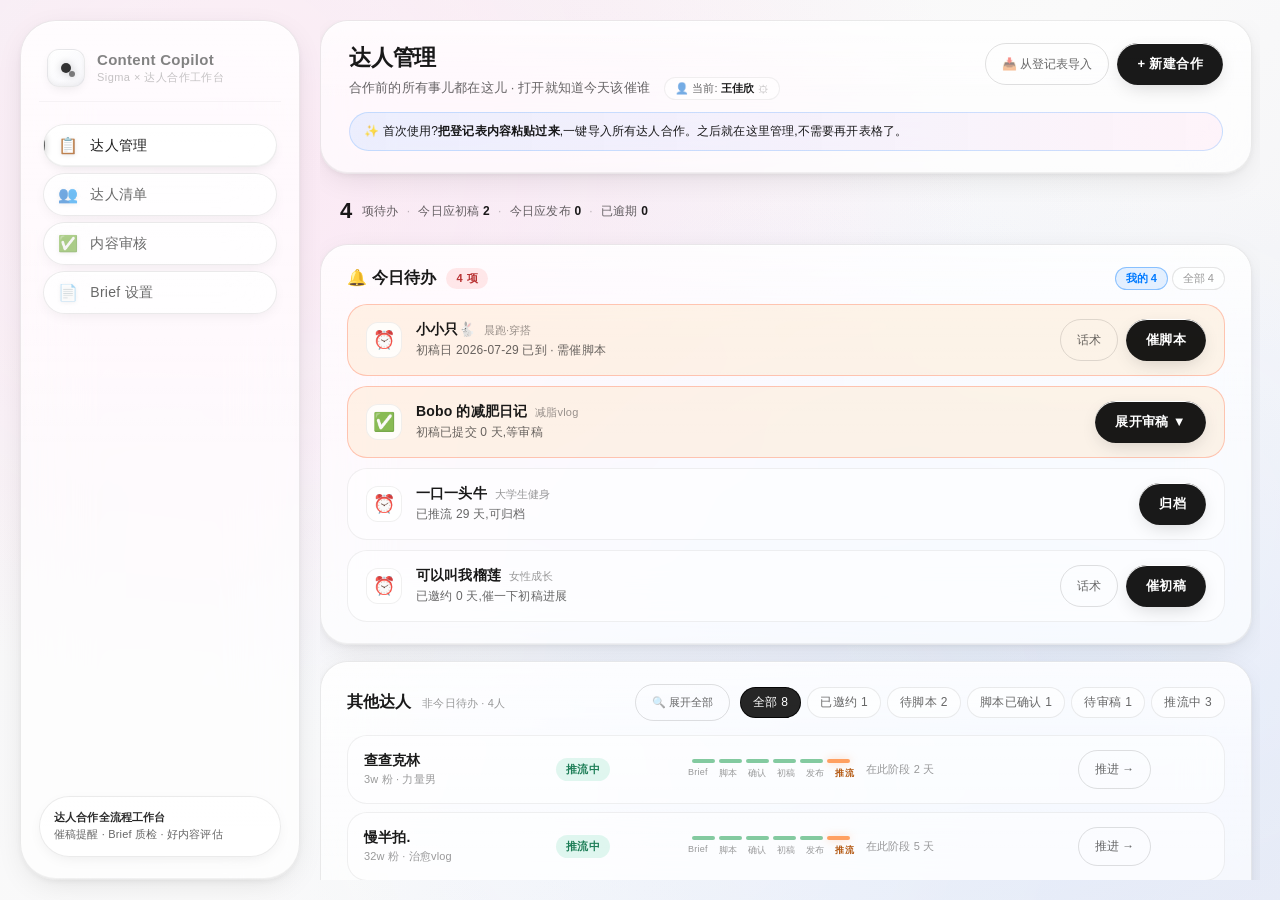
<file: index.html>
<!DOCTYPE html>
<html lang="zh-CN">
<head>
  <meta charset="UTF-8">
  <meta name="viewport" content="width=device-width, initial-scale=1.0">
  <title>Content Copilot · 达人管理</title>
  <link rel="stylesheet" href="./assets/style.css?v=2400">
  <style>
    /* dashboard v3 */
    .page-hero { padding: 22px 28px; margin-bottom: 16px; }
    .page-hero h1 { font-size: 22px; font-weight: 700; letter-spacing: -0.01em; margin-bottom:4px; }
    .page-hero .sub { font-size: 13px; color: var(--text-soft); }

    /* 今日总览一行汇总(取代旧的3卡) */
    .summary-line {
      padding: 8px 20px; margin-bottom: 12px;
      font-size: 12px; color: var(--text-soft); letter-spacing: 0.02em;
      display: flex; align-items: center; gap: 8px; flex-wrap: wrap;
    }
    .summary-line b { color: var(--text); font-weight: 600; font-variant-numeric: tabular-nums; }
    .summary-line .sl-num {
      font-size: 22px; font-weight: 700; letter-spacing: -0.01em;
      color: var(--text); margin-right: 2px;
    }
    .summary-line .sl-sep { color: var(--text-faint); }
    .summary-line .sl-danger b { color: rgba(220,60,60,1); }

    @media (max-width: 800px) {
      .overview-row { grid-template-columns: 1fr; }
    }

    .todo-block { padding: 22px 26px; margin-bottom: 16px; }
    .todo-head { display:flex; align-items:center; justify-content:space-between; margin-bottom: 14px; }
    .todo-head .l { display:flex; align-items:center; gap: 10px; }
    .todo-head .l h2 { font-size:16px; font-weight:600; }
    .todo-count {
      font-size: 11px; padding: 3px 10px; border-radius: 999px;
      background: rgba(255,150,150,0.2); color: rgba(180,40,40,0.95); font-weight:600; letter-spacing:0.05em;
    }
    .todo-list { display:flex; flex-direction:column; gap: 10px; }
    .todo-item {
      display:flex; align-items:center; justify-content:space-between; gap: 14px;
      padding: 14px 18px; border-radius: var(--r-md);
      background: rgba(255,255,255,0.55); border: 1px solid rgba(0,0,0,0.06);
      transition: all 0.3s var(--ease);
    }
    .todo-item:hover { background: rgba(255,255,255,0.85); transform: translateX(2px); }
    .todo-item.urgent { border-color: rgba(255,150,120,0.5); background: rgba(255,220,180,0.3); }
    .todo-item.urgent:hover { background: rgba(255,220,180,0.55); }
    .todo-ico {
      width: 36px; height: 36px; flex-shrink:0; border-radius: 12px;
      background: rgba(255,255,255,0.8); border: 1px solid rgba(0,0,0,0.06);
      display:grid; place-items:center; font-size:18px;
    }
    .todo-body { flex:1; min-width:0; }
    .todo-title { font-size: 14px; font-weight: 600; margin-bottom: 3px; }
    .todo-desc { font-size: 12px; color: var(--text-soft); }
    .todo-actions { display:flex; gap: 8px; }

    .collab-board { padding: 22px 26px; }
    .board-head { display:flex; align-items:center; justify-content:space-between; margin-bottom: 14px; }
    .stage-tabs { display:flex; gap: 6px; flex-wrap:wrap; }

    .collab-list { display:flex; flex-direction:column; gap: 8px; }
    .collab-row {
      display: grid;
      grid-template-columns: 180px 120px 1fr 200px 130px;
      align-items: center; gap: 12px;
      padding: 14px 16px; border-radius: var(--r-md);
      background: rgba(255,255,255,0.5); border: 1px solid rgba(0,0,0,0.06);
      transition: all 0.25s var(--ease);
    }
    .collab-row:hover { background: rgba(255,255,255,0.8); }
    .creator { display:flex; flex-direction:column; }
    .creator .n { font-size:14px; font-weight:600; }
    .creator .m { font-size:11px; color: var(--text-muted); margin-top:2px; }
    .stage-chip {
      display:inline-block; padding: 4px 10px; border-radius: 999px; font-size:11px; font-weight:600; letter-spacing:0.04em;
    }
    .stage-chip.gray { background: rgba(0,0,0,0.06); color: var(--text-soft); }
    .stage-chip.blue { background: rgba(120,180,255,0.18); color: rgba(30,80,150,1); }
    .stage-chip.warn { background: rgba(255,180,80,0.22); color: rgba(160,90,20,1); }
    .stage-chip.hot  { background: rgba(255,120,120,0.2); color: rgba(160,30,30,0.95); }
    .stage-chip.good { background: rgba(120,220,180,0.22); color: rgba(20,120,80,0.95); }

    .progress-track {
      display:flex; align-items:center; gap: 4px;
      padding: 0 4px;
    }
    .progress-dot {
      flex:1; height: 4px; border-radius: 2px; background: rgba(0,0,0,0.08);
      transition: background 0.3s var(--ease);
    }
    .progress-dot.done { background: rgba(80,180,120,0.7); }
    .progress-dot.now  { background: rgba(255,150,80,0.9); box-shadow: 0 0 8px rgba(255,150,80,0.4); }
    .progress-labels { display:flex; justify-content:space-between; margin-top:4px; font-size:9px; color: var(--text-muted); letter-spacing:0.03em; }

    .age-note { font-size:11px; color: var(--text-muted); }
    .age-note.overdue { color: rgba(200,60,60,0.9); font-weight:600; }

    /* copy modal */
    .copy-modal {
      position:fixed; inset:0; z-index:99; display:none;
      align-items:center; justify-content:center;
      background: rgba(0,0,0,0.35); backdrop-filter: blur(20px);
    }
    .copy-modal.open { display:flex; }
    .copy-modal-panel {
      width: 520px; max-width: 92vw; max-height: 80vh; overflow:auto;
      padding: 24px 28px; border-radius: var(--r-lg);
    }
    .copy-modal .m-title { font-size:16px; font-weight:600; margin-bottom: 6px; }
    .copy-modal .m-sub { font-size:12px; color: var(--text-muted); margin-bottom: 14px; }

    /* tip strip */
    .tip-strip {
      margin-top: 12px; padding: 10px 14px;
      background: linear-gradient(90deg, rgba(200,220,255,0.35), rgba(255,220,240,0.3));
      border: 1px solid rgba(120,180,255,0.35);
      border-radius: var(--r-md);
      font-size: 12px; color: var(--text);
    }

    /* import list */
    .im-summary {
      padding: 10px 14px; border-radius: var(--r-sm);
      background: rgba(255,255,255,0.7); border: 1px solid rgba(0,0,0,0.06);
      font-size: 12px; color: var(--text-soft);
      margin-bottom: 8px;
    }
    .im-summary b { color: var(--text); font-weight: 600; }
    .im-list { max-height: 240px; overflow-y: auto; display:flex; flex-direction:column; gap:4px; padding-right: 4px; }
    .im-row {
      padding: 8px 12px; border-radius: 6px;
      background: rgba(255,255,255,0.55); border: 1px solid rgba(0,0,0,0.06);
    }
    .im-row.skip { opacity: 0.55; }
    .im-row.warn { background: rgba(255,220,150,0.15); border-color: rgba(255,180,80,0.3); }

    .btn-primary:disabled { opacity: 0.4; cursor: not-allowed; }
    .btn-primary:disabled:hover { transform: none; }

    /* owner pill 在 hero */
    .owner-pill {
      display: inline-flex; align-items: center; gap: 3px;
      padding: 3px 10px; margin-left: 10px;
      border-radius: 999px; font-size: 11px; cursor: pointer;
      background: rgba(255,255,255,0.5); border: 1px solid rgba(0,0,0,0.06);
      color: var(--text-soft); letter-spacing: 0.02em;
      transition: all 0.2s var(--ease);
    }
    .owner-pill:hover { background: rgba(255,255,255,0.9); border-color: rgba(0,0,0,0.15); }
    .owner-pill b { color: var(--text); font-weight: 600; }

    /* 新建表单 owner 行 */
    .owner-line {
      display: flex; align-items: center; gap: 8px;
      padding: 10px 12px; margin: 10px 0 4px;
      background: rgba(255,255,255,0.55); border: 1px solid rgba(0,0,0,0.06);
      border-radius: var(--r-sm); font-size: 12px; color: var(--text-soft);
    }
    /* ======== 内嵌审稿面板 ======== */
    .review-panel {
      margin-top: 10px; border-top: 1px solid rgba(0,0,0,0.07);
      padding-top: 12px; animation: fadeSlideIn 0.2s var(--ease);
    }
    .rp-row { display:flex; gap:8px; margin-bottom:8px; }
    .rp-row input, .rp-row textarea {
      flex:1; padding: 8px 12px; font-size: 12px; font-family:inherit;
      border: 1px solid rgba(0,0,0,0.1); border-radius: 8px;
      background: rgba(255,255,255,0.85); line-height:1.5;
    }
    .rp-row textarea { min-height: 72px; resize: vertical; }
    .rp-type-row { display:flex; gap:14px; font-size:12px; align-items:center; padding: 4px 0 8px; }
    .rp-type-row label { cursor:pointer; display:flex; align-items:center; gap:4px; }
    .rp-actions { display:flex; gap:8px; justify-content:flex-end; margin-top:6px; }

    /* 审稿结果内嵌 */
    .inline-result {
      margin-top: 12px; padding: 12px 14px;
      background: rgba(255,255,255,0.6); border-radius: 10px;
      border: 1px solid rgba(0,0,0,0.07);
    }
    .inline-result .ir-step { font-size: 11px; letter-spacing:0.08em; color:var(--text-muted); margin-bottom:6px; font-weight:600; }
    .inline-result .ir-pass { color: rgba(20,140,80,1); font-weight:700; font-size:13px; }
    .inline-result .ir-fail { color: rgba(200,50,40,1); font-weight:700; font-size:13px; }
    .inline-result .ir-issue { font-size:11px; color:rgba(180,80,20,1); margin:3px 0; padding-left:12px; }
    .inline-result .ir-score { font-size:20px; font-weight:800; letter-spacing:-0.02em; }
    .inline-result .ir-dim { font-size:11px; color:var(--text-soft); margin:2px 0; padding-left:10px; }
    .inline-result .ir-sep { border:none; border-top:1px dashed rgba(0,0,0,0.08); margin:8px 0; }
    .feedback-box {
      margin-top: 10px; padding: 10px 12px;
      background: rgba(200,230,255,0.3); border-radius: 8px;
      border: 1px solid rgba(120,180,255,0.3);
    }
    .feedback-box .fb-label { font-size:11px; color:var(--text-muted); font-weight:600; letter-spacing:0.05em; margin-bottom:6px; }
    .feedback-box .fb-text { font-size:12px; line-height:1.7; color:var(--text); white-space:pre-wrap; }
    .feedback-box .fb-actions { margin-top:8px; display:flex; gap:8px; justify-content:flex-end; }

    /* 内嵌审稿开关 */
    .todo-item.expanded { background: rgba(255,255,255,0.75); }

    /* 已发布录入弹窗 */
    .metric-form .mf-row { display:flex; gap:10px; margin-bottom:10px; }
    .metric-form .mf-field { flex:1; display:flex; flex-direction:column; gap:4px; }
    .metric-form label { font-size:11px; color:var(--text-muted); font-weight:600; }
    .metric-form input { padding:8px 10px; font-size:13px; border:1px solid rgba(0,0,0,0.1); border-radius:8px; background:rgba(255,255,255,0.9); text-align:right; }
    .review-result-badge { display:inline-block; padding:4px 12px; border-radius:999px; font-size:12px; font-weight:700; margin-bottom:8px; }
    .rrb-hot { background:rgba(255,200,120,0.35); color:rgba(160,80,10,1); }
    .rrb-good { background:rgba(120,220,180,0.35); color:rgba(10,110,60,1); }
    .rrb-low { background:rgba(200,200,200,0.35); color:rgba(80,80,80,1); }

    /* 一键解析区 */
    .quick-box {
      background: linear-gradient(135deg, rgba(200,220,255,0.35), rgba(255,220,240,0.28));
      border: 1px solid rgba(120,180,255,0.35);
      border-radius: var(--r-md);
      padding: 12px; margin-bottom: 14px;
    }
    .quick-box textarea {
      width: 100%; min-height: 100px; padding: 10px 12px;
      border: 1px solid rgba(0,0,0,0.08); border-radius: 8px;
      background: rgba(255,255,255,0.85);
      font-size: 12px; font-family: inherit; line-height: 1.55;
      resize: vertical; box-sizing: border-box;
    }
    .quick-box .parse-btn {
      margin-top: 8px; font-size: 12px; padding: 6px 14px;
    }
    .form-divider {
      text-align: center; font-size: 11px; color: var(--text-muted);
      letter-spacing: 0.08em; margin: 4px 0 10px;
      display: flex; align-items: center; gap: 10px;
    }
    .form-divider::before, .form-divider::after {
      content:''; flex:1; height: 1px; background: rgba(0,0,0,0.08);
    }

    /* 催办响应区域 */
    .chase-response {
      margin-top: 14px; padding: 14px 16px; border-radius: var(--r-md);
      background: rgba(255,255,255,0.6); border: 1px solid rgba(0,0,0,0.08);
    }
    .chase-title { font-size: 12px; font-weight: 600; color: var(--text-soft); margin-bottom: 10px; letter-spacing: 0.03em; }
    .chase-actions { display: grid; grid-template-columns: 1fr 1fr; gap: 8px; }
    .chase-btn {
      padding: 10px 12px; border-radius: 10px; border: 1px solid rgba(0,0,0,0.08);
      background: rgba(255,255,255,0.85); font-size: 12px; cursor: pointer;
      text-align: left; transition: all 0.2s var(--ease);
    }
    .chase-btn:hover { transform: translateY(-1px); box-shadow: 0 4px 12px rgba(0,0,0,0.06); }
    .chase-btn.ok:hover { background: rgba(120,220,180,0.2); }
    .chase-btn.wait:hover { background: rgba(200,220,255,0.25); }
    .chase-btn.silent:hover { background: rgba(200,200,200,0.25); }
    .chase-btn.danger { color: rgba(180,60,60,0.9); }
    .chase-btn.danger:hover { background: rgba(255,150,150,0.15); border-color: rgba(255,150,150,0.4); }
    .copy-modal .m-text {
      padding: 14px 16px; border-radius: var(--r-md);
      background: rgba(255,255,255,0.7); border:1px solid rgba(0,0,0,0.08);
      font-size:13px; line-height:1.7; white-space: pre-wrap;
      max-height: 40vh; overflow:auto;
    }
    .copy-modal .m-actions { display:flex; gap:8px; justify-content:flex-end; margin-top:14px; }

    @media (max-width: 1200px) {
      .collab-row { grid-template-columns: 160px 100px 1fr 160px 110px; }
    }
    @media (max-width: 960px) {
      .collab-row { grid-template-columns: 1fr; }
    }
  </style>
  <script src="./assets/main.js?v=2400"></script>
</head>
<body>
  <script src="./assets/data.js"></script>
  <script src="./assets/brief-import.js"></script>
  <script src="./assets/sheet-import.js"></script>
  <script>
    const collabs = store.get('collabs', window.CC_DATA.collabs);
    const SM = window.CC_DATA.stageMeta;
    // 阶段流转链路(invited 后直接到 scriptPending,跳过 briefed)
    const stages = ['invited','briefed','scriptPending','scriptApproved','draftReview','published','promoting','archived'];
    // 推进跳过映射
    const NEXT_STAGE = {
      invited: 'scriptPending',      // 下一步→直入待脚本
      briefed: 'scriptPending',
      scriptPending: 'scriptApproved',
      scriptApproved: 'draftReview',
      draftReview: 'published',
      published: 'promoting',
      promoting: 'archived',
    };
    let filterStage = 'all';
    // 当前操作人(默认)
    let currentOwner = store.get('owner', '王佳欣');

    // ===== 催稿话术随机变体池(顶层,todos() 和 runInlineReview 均可调用)=====
    const pickChase = () => '哈喽老师，同步确认下初稿进度，辛苦抽空发我一下，谢谢～';

    // ===== 计算:某个 collab 距离当前多少天 =====
    function daysSince(iso) {
      const now = new Date('2026-07-30T16:30:00+08:00');
      const then = new Date(iso);
      return Math.floor((now - then) / (24*3600*1000));
    }

    // ===== 生成催办/待办提示 =====
    // 返回 { text, action, urgent, script?, link?, kind }
    function pushHint(c) {
      const days = daysSince(c.stageAt);
      const meta = SM[c.stage];
      const today = '2026-07-30';

      // 当前阶段对应的"承诺日期"
      // - scriptPending / briefed / invited → 看 promisedDraft (初稿日期)
      // - scriptApproved → 仍看 promisedDraft
      // - draftReview / published / 推流 → 看 expectPublishAt (发布日期)
      const promisedDraft = c.promisedDraft || c.expectPublishAt || null;
      const promisedPublish = c.expectPublishAt || null;

      function chaseSummary(promised) {
        if (!c.chaseCount) return null;
        const chased = `已催 ${c.chaseCount} 次`;
        const lastResp = c.lastResponse || '未回复';
        if (c.chaseCount >= 3 && lastResp === '未回复') {
          return { text: `${chased} 未回复 · 建议终止合作`, urgent: true, kind: 'stalled' };
        }
        if (promised && promised > today) {
          return { text: `${chased} · 达人承诺 ${promised} 前交`, urgent: false, kind: 'waiting-again' };
        }
        return { text: `${chased} · 上次回复:${lastResp}`, urgent: true, kind: 'chased' };
      }

      switch (c.stage) {
        case 'invited': {
          return { text: `已邀约 ${days} 天,催一下初稿进展`, action: '催初稿', urgent: days >= meta.sla,
            script: pickChase(), openChase: true, collab: c };
        }
        case 'briefed': {
          return { text: `Brief 已发 ${days} 天,催一下初稿进展`, action: '催初稿',
            urgent: days >= meta.sla, script: pickChase(), openChase: true, collab: c };
        }

        case 'scriptPending': {
          const chase = chaseSummary(promisedDraft);
          const beforeDeadline = promisedDraft && promisedDraft > today;
          const atOrPast = promisedDraft && promisedDraft <= today;
          if (chase) return {
            text: chase.text,
            action: chase.kind === 'stalled' ? '处理' : '追踪',
            urgent: chase.urgent,
            openChase: true,
          };
          if (beforeDeadline) {
            const daysToGo = Math.ceil((new Date(promisedDraft) - new Date(today))/86400000);
            return { text: `等待中 · 承诺 ${promisedDraft} 交初稿(还剩 ${daysToGo} 天)`, action: '等待', urgent: false, kind: 'waiting', suppress: true };
          }
          if (atOrPast) return {
            text: `初稿日 ${promisedDraft} 已到 · 需催脚本`,
            action: '催脚本',
            urgent: true,
            openChase: true,
            script: pickChase(),
          };
          // 无承诺日期 fallback
          return { text: `待脚本 · 未设初稿日期`, action: '催脚本', urgent: days >= meta.sla, openChase: true, script: pickChase() };
        }

        case 'scriptApproved': {
          const chase = chaseSummary(promisedDraft);
          const beforeDeadline = promisedDraft && promisedDraft > today;
          if (chase) return { text: chase.text, action: chase.kind === 'stalled' ? '处理' : '追踪', urgent: chase.urgent, openChase: true };
          if (beforeDeadline) {
            const daysToGo = Math.ceil((new Date(promisedDraft) - new Date(today))/86400000);
            return { text: `等待中 · 承诺 ${promisedDraft} 交初稿(还剩 ${daysToGo} 天)`, action: '等待', urgent: false, suppress: true };
          }
          return { text: `脚本已确认 ${days} 天 · 可催初稿`, action: '催初稿', urgent: true, openChase: true, script: pickChase() };
        }

        case 'draftReview':
          return { text: `初稿已提交 ${days} 天,等审稿`, action: '展开审稿', urgent: true, openReview: true };

        case 'published': {
          const beforePub = promisedPublish && promisedPublish > today;
          if (beforePub) return null; // 未到发布日不需醒
          return { text: `已发布 ${days} 天`, action: '开始投流', urgent: false, advanceAndLink: './launch.html', collab: c };
        }

        case 'promoting':
          if (days >= 28) return { text: `已推流 ${days} 天,可归档`, action: '归档', urgent: false, collab: c };
          return null;
        default: return null;
      }
    }

    // ===== 今日待办 =====
    function todos() {
      return collabs.map(c => {
        const h = pushHint(c);
        if (!h || h.suppress) return null;
        return { ...h, collab: c };
      }).filter(Boolean).sort((a, b) => (b.urgent?1:0) - (a.urgent?1:0));
    }

    // ===== 6 段进度条 =====
    function progressBar(stage) {
      const flow = ['briefed','scriptPending','scriptApproved','draftReview','published','promoting'];
      const idx = flow.indexOf(stage);
      const labels = ['Brief','脚本','确认','初稿','发布','推流'];
      const dots = flow.map((s, i) => {
        let cls = 'progress-dot';
        if (i < idx) cls += ' done';
        else if (i === idx) cls += ' now';
        return `<div class="${cls}"></div>`;
      }).join('');
      const lbls = labels.map((l, i) => {
        const cur = (i === idx) ? 'style="color:rgba(180,90,20,1);font-weight:600;"' : '';
        return `<span ${cur}>${l}</span>`;
      }).join('');
      return `<div><div class="progress-track">${dots}</div><div class="progress-labels">${lbls}</div></div>`;
    }

    // 内嵌审稿展开状态(id -> true)
    let expandedReview = {};
    window.toggleReview = function(id) {
      expandedReview[id] = !expandedReview[id];
      render();
    };

    // 内嵌审稿提交
    window.runInlineReview = function(id) {
      const c = collabs.find(x => x.id === id);
      if (!c) return;
      const title = document.getElementById(`rp_title_${id}`)?.value.trim();
      const copy  = document.getElementById(`rp_copy_${id}`)?.value.trim();
      const type  = document.querySelector(`input[name="rp_type_${id}"]:checked`)?.value || 'image';
      if (!title || !copy) { toast('请填写标题和正文'); return; }

      const B = window.CC_DATA.brief;
      // STEP1: Brief 合规
      const issues = [];
      if (!/sigma/i.test(copy) && !/@sigma/i.test(copy)) issues.push('正文未 @Sigma 巡官方账号');
      const hashtagCount = (copy.match(/#[^\s#]+/g)||[]).length;
      if (hashtagCount < 2) issues.push(`话题数 ${hashtagCount},需到2个`);
      const len = copy.replace(/#[^\s]+/g,'').replace(/@[^\s]+/g,'').trim().length;
      const minLen = type === 'video' ? 30 : 100;
      if (len < minLen) issues.push(`正文字数 ${len},${type === 'video' ? '视频' : '图文'}至少 ${minLen} 字`);
      const featKeys = Object.keys(B.features.reduce((o,f)=>{o[f.key]=f;return o;},{}));
      const detectedFeats = featKeys.filter(k => {
        const f = B.features.find(x=>x.key===k);
        return f && f.keywords && f.keywords.some(kw=>copy.includes(kw)||title.includes(kw));
      });
      if (detectedFeats.length === 0) issues.push('未提及任何 Sigma 功能点');
      const s1pass = issues.length === 0;

      // STEP2: 内容潜力
      const hookPatterns = [
        { name:'数字冲击', re:/\d+[\u5929\u5c81\u516c\u91cc\u6b65\u5c0f\u65f6\u5206\u6708\u5468\u5e74]/ },
        { name:'问句起头', re:/[!?!?],|^[为这么为啥为什]/ },
        { name:'情绪载体', re:/感动|哭了|没想到|过分|太美了/ },
        { name:'列清式', re:/\d+个[原因方法心得]◎/ },
      ];
      const hookTypes = hookPatterns.filter(p=>p.re.test(title)||p.re.test(copy.slice(0,60)));

      const scenePhrases = ['晚跑','晨跑','跳绳','健身','马拉松','赛事','校园','日常','穿搭','旅行','探店','安全感'];
      const sceneHits = scenePhrases.filter(p=>copy.includes(p)||title.includes(p));

      const embedKeywords = ['Sigma跳绳绳绳绳','Sigma AI跳绳','AI同步运动','AI跳绳','新饲子','每天运动环','Sigma连接','Sigma马表','动态尔心率','路线地图','跳绳小小兵'];
      const embedCount = embedKeywords.filter(k=>copy.includes(k)||title.includes(k)).length;
      const embedLevel = embedCount >= 4 ? 'L5' : embedCount >= 3 ? 'L4' : embedCount >= 2 ? 'L3' : embedCount >= 1 ? 'L2' : 'L1';

      const hasEmo = /[感动就是就这样爱了哭了好爆哈哈哈没想到显小娣无敌]/.test(copy);
      const hasTips = /\d+\.|心得|建议|技巧|方法|攻略|干货/.test(copy);
      const vibeStar = hasEmo ? (hasTips ? 3 : 2) : (hasTips ? 3 : 1);

      // 总分
      const score = (
        (hookTypes.length >= 1 ? 25 : 10) +
        (embedLevel === 'L5' ? 25 : embedLevel === 'L4' ? 20 : embedLevel === 'L3' ? 15 : embedLevel === 'L2' ? 10 : 5) +
        (sceneHits.length >= 2 ? 25 : sceneHits.length === 1 ? 15 : 5) +
        (vibeStar === 3 ? 25 : vibeStar === 2 ? 15 : 8)
      );
      const grade = score >= 85 ? '\u7206款相' : score >= 65 ? '潜力剪' : '需优化';
      const gradeColor = score >= 85 ? 'hot' : score >= 65 ? 'good' : 'warn';

      // 改写建议(最多 2 条)
      const suggestions = [];
      if (hookTypes.length === 0) suggestions.push(`标题加钓子:尝试改为「${title}→这${(score<50?'\u5468':'\u6708')}里${(type==='video'?'\u8dd1\u5b8c\u591a\u5c11\u516c\u91cc':'\u6211\u7406\u89e3\u4e86\u8fd0\u52a8\u7684XXX')}\u300d`);
      if (embedLevel === 'L1' || embedLevel === 'L2') suggestions.push('考虑具体提及 1-2 个 Sigma 功能(如:动态心率、跳绳小小兵),植入更自然');
      if (sceneHits.length === 0) suggestions.push('尝试加一个具体场景:早晨上班前跑、晚上带孩子跑跑等,让读者能代入');
      if (!hasTips && !hasEmo) suggestions.push('正文加一句情绪引御或干货小结,提升完播率');

      // 生成给达人的反馈话术(口语化问句,去 AI 味)
      const openers = ['老师收到了!看了一下,', '老师初稿收到啦!过了一遍,'];
      const closers = ['其他都没问题,改完可以直接发!', '整体方向不错,改一下应该就行!', '大致就这些,辛苦了~'];
      let feedbackLines = [openers[Math.floor(Math.random()*openers.length)]];
      if (issues.length > 0) {
        feedbackLines.push('有几个地方想跟你确认一下:');
        issues.forEach(issue => {
          let q = issue
            .replace('未提及任何 Sigma 功能点', '功能那块还没提到 Sigma,要不要加一下?')
            .replace('正文未包含指定话题', '话题标签这边没看到,是忘了加吗?')
            .replace('正文未@Sigma官方账号', '@Sigma 记得加上哦~')
            .replace(/^/, '• ');
          feedbackLines.push(q);
        });
      } else {
        feedbackLines.push('Brief 这边没问题,合规!');
      }
      if (suggestions.length > 0) {
        feedbackLines.push('');
        feedbackLines.push('另外有几个小想法你可以参考一下:');
        suggestions.forEach(s => feedbackLines.push('• ' + s));
      }
      feedbackLines.push('');
      feedbackLines.push(closers[Math.floor(Math.random()*closers.length)]);
      const feedbackText = feedbackLines.join('\n');

      // 存回达人记录
      c.lastReview = { title, copy, type, s1pass, issues, score, grade, gradeColor, suggestions, feedbackText, at: new Date().toISOString() };
      store.set('collabs', collabs);
      render();
      toast('✓ 审稿完成!话术已生成');
    };

    window.copyFeedback = function(id) {
      const c = collabs.find(x=>x.id===id);
      if (c?.lastReview?.feedbackText) copyText(c.lastReview.feedbackText, '反馈话术已复制,直接发给达人即可');
    };

    // 审稿通过并推进到下一阶段
    window.approveAndAdvance = function(id) {
      const c = collabs.find(x=>x.id===id);
      if (!c) return;
      const nx = NEXT_STAGE[c.stage];
      if (!nx) return;
      c.stage = nx;
      c.stageAt = new Date().toISOString();
      store.set('collabs', collabs);
      render();
      toast(`✅ 审稿通过,${c.name} 已推进到「${window.CC_DATA.stageMeta[nx]?.label}」`);

    };

    window.pushToTemplate = function(id) {
      const c = collabs.find(x=>x.id===id);
      const r = c?.lastReview;
      if (!r) return;
      const tpls = store.get('templates', { titles:[], scripts:[], ctas:[] });
      // 标题入库
      if (!tpls.titles.some(x=>x.text===r.title)) {
        tpls.titles.unshift({ type: r.grade === '爆款相' ? '爆款型' : '优质型', text: r.title, from: [c.name], avgLikes: r.score * 10, badge: r.grade, id: Date.now() });
      }
      store.set('templates', tpls);
      toast('标题已沉淀到模版库 ✨');
    };

    window.pushScript = function(id) {
      const c = collabs.find(x=>x.id===id);
      const r = c?.lastReview;
      if (!r || !r.copy) return;
      const tpls = store.get('templates', { titles:[], scripts:[], ctas:[] });
      if (!tpls.scripts.some(x=>x.text===r.copy)) {
        tpls.scripts.unshift({ name: c.name + '口播', text: r.copy, source: c.name, _auto:true, id: Date.now() });
        store.set('templates', tpls);
        toast('口播话术已入库 ✨ → 去工具中心查看');
      } else { toast('该话术已在库中'); }
    };

    window.pushCta = function(id) {
      const c = collabs.find(x=>x.id===id);
      const r = c?.lastReview;
      if (!r || !r.copy) return;
      // 提取正文最后两句作为 CTA
      const lines = r.copy.split(/[\n，。!\uff01?\uff1f]/).map(s=>s.trim()).filter(Boolean);
      const ctaText = lines.slice(-2).join('，');
      if (!ctaText) return;
      const tpls = store.get('templates', { titles:[], scripts:[], ctas:[] });
      if (!tpls.ctas.some(x=>x.text===ctaText)) {
        tpls.ctas.unshift({ name: c.name + ' CTA', text: ctaText, suit:'通用', source: c.name, _auto:true, id: Date.now() });
        store.set('templates', tpls);
        toast('结尾钉子已入库 ✨ → 去工具中心查看');
      } else { toast('该钉子已在库中'); }
    };

    // 已发布录入数据 + 复盘
    window.openMetrics = function(id) {
      const c = collabs.find(x=>x.id===id);
      if (!c) return;
      const modal = document.getElementById('metricsModal');
      modal.dataset.id = id;
      modal.querySelector('.m-title').textContent = `发布复盘 · ${c.name}`;
      modal.querySelector('.m-sub').textContent = `填入这篇的实际数据,自动得出复盘结论`;
      ['views','likes','ctr','new7d'].forEach(k => { const el = modal.querySelector(`#mf_${k}`); if (el) el.value = c.metrics?.[k] || ''; });
      modal.classList.add('open');
    };
    window.closeMetrics = function() { document.getElementById('metricsModal').classList.remove('open'); };
    // 内联复盘录入(待办卡片内)
    window.saveInlineMetrics = function(id) {
      const c = collabs.find(x => x.id === id);
      if (!c) return;
      const views = parseFloat(document.getElementById(`mf_views_${id}`)?.value) || 0;
      const likes = parseInt(document.getElementById(`mf_likes_${id}`)?.value) || 0;
      const ctr   = parseFloat(document.getElementById(`mf_ctr_${id}`)?.value) || 0;
      const new7d = parseFloat(document.getElementById(`mf_new7d_${id}`)?.value) || 0;
      if (!views && !likes) { toast('请至少填入曝光和点赞'); return; }
      c.metrics = { views, likes, ctr, new7d };
      const good = (likes >= 1500 ? 1:0) + (ctr >= 10 ? 1:0) + (new7d >= 0.5 ? 1:0);
      c.reviewNote = good >= 3 ? '超预期,建议沉淀模版' : good >= 2 ? '达标,可复用话术' : '不及预期,下次优化预期话题';
      c.reviewGrade = good >= 3 ? 'hot' : good >= 2 ? 'good' : 'low';
      store.set('collabs', collabs);
      toast('✓ 复盘已记录!' + c.reviewNote);
      render();
    };

    window.saveMetrics = function() {
      const modal = document.getElementById('metricsModal');
      const id = modal.dataset.id;
      const c = collabs.find(x=>x.id===id);
      if (!c) return;
      const views = parseFloat(document.getElementById('mf_views').value) || 0;
      const likes = parseInt(document.getElementById('mf_likes').value) || 0;
      const ctr   = parseFloat(document.getElementById('mf_ctr').value) || 0;
      const new7d = parseFloat(document.getElementById('mf_new7d').value) || 0;
      c.metrics = { views, likes, ctr, new7d };
      // 复盘结论
      const good = (likes >= 1500 ? 1:0) + (ctr >= 10 ? 1:0) + (new7d >= 0.5 ? 1:0);
      c.reviewNote = good >= 3 ? '超预期,建议沉淀模版' : good >= 2 ? '达标,可复用话术' : '不及预期,下次优化预期话题';
      c.reviewGrade = good >= 3 ? 'hot' : good >= 2 ? 'good' : 'low';
      store.set('collabs', collabs);
      toast('✓ 数据已记录,' + c.reviewNote);
      closeMetrics();
      render();
    };

    // 充分利用已有的 openScript/copyScript/markChaseResponse ...

    let todoFilter = 'mine'; // 'mine' | 'all'
    window.setTodoFilter = function(f) { todoFilter = f; render(); };

    function renderTodos() {
      const allTodos = todos();
      const myOwner = currentOwner.trim();
      const t = todoFilter === 'mine'
        ? allTodos.filter(x => !x.collab.owner || x.collab.owner.trim() === myOwner)
        : allTodos;
      const mineCount = allTodos.filter(x => !x.collab.owner || x.collab.owner.trim() === myOwner).length;
      const allCount  = allTodos.length;
      if (allTodos.length === 0) return '';
      return `
        <div class="glass todo-block panel-hover">
          <div class="todo-head">
            <div class="l">
              <h2>🔔 今日待办</h2>
              <span class="todo-count">${t.length} 项</span>
            </div>
            <div style="display:flex;gap:4px;align-items:center;">
              <button onclick="setTodoFilter('mine')" style="font-size:11px;padding:3px 10px;border-radius:20px;border:1px solid ${todoFilter==='mine'?'rgba(0,122,255,0.4)':'rgba(0,0,0,0.1)'};background:${todoFilter==='mine'?'rgba(0,122,255,0.1)':'rgba(255,255,255,0.6)'};color:${todoFilter==='mine'?'#007aff':'var(--text-muted)'};cursor:pointer;font-weight:${todoFilter==='mine'?'600':'400'};">我的 ${mineCount}</button>
              <button onclick="setTodoFilter('all')" style="font-size:11px;padding:3px 10px;border-radius:20px;border:1px solid ${todoFilter==='all'?'rgba(0,122,255,0.4)':'rgba(0,0,0,0.1)'};background:${todoFilter==='all'?'rgba(0,122,255,0.1)':'rgba(255,255,255,0.6)'};color:${todoFilter==='all'?'#007aff':'var(--text-muted)'};cursor:pointer;font-weight:${todoFilter==='all'?'600':'400'};">全部 ${allCount}</button>
            </div>
          </div>
          <div class="todo-list">
            ${t.length === 0 ? `<div style="padding:16px 0;text-align:center;color:var(--text-muted);font-size:13px;">今日暂无待办，切换「全部」可查看团队进度</div>` : ''}
            ${t.map((x, i) => {
              const id = x.collab.id;
              const isReview   = x.openReview === true || x.collab?.stage === 'draftReview';
              const isPublished = false; // 已去掉录入数据功能
              const expanded   = expandedReview[id];
              const r = x.collab.lastReview;
              const m = x.collab.metrics;

              /* ---- 内嵌审稿面板 ---- */
              const reviewPanel = isReview && expanded ? `
                <div class="review-panel">
                  ${r ? `
                    <div class="inline-result">
                      <div class="ir-step">STEP 1 · Brief 合规</div>
                      <div class="${r.s1pass ? 'ir-pass' : 'ir-fail'}">${r.s1pass ? '✅ 合规' : '❌ 不合规'}</div>
                      ${!r.s1pass ? r.issues.map(iss => `<div class="ir-issue">• ${iss}</div>`).join('') : ''}
                      <hr class="ir-sep">
                      <div class="ir-step">STEP 2 · 内容潜力</div>
                      <div style="display:flex;align-items:center;gap:10px;">
                        <span class="ir-score">${r.score}</span>
                        <span class="review-result-badge rrb-${r.gradeColor}">${r.grade}</span>
                      </div>
                      ${r.suggestions.length ? r.suggestions.map(s => `<div class="ir-dim">→ ${s}</div>`).join('') : '<div class="ir-dim" style="color:rgba(20,140,80,1);">内容各项达标!</div>'}
                    </div>
                    <div class="feedback-box">
                      <div class="fb-label">💬 直接发给达人的反馈</div>
                      <div class="fb-text">${r.feedbackText}</div>
                      <div class="fb-actions">
                        <button class="btn-ghost" style="font-size:11px;" onclick="delete collabs.find(x=>x.id==='${id}').lastReview; store.set('collabs',collabs); render();">重新审稿</button>
                        ${r.grade === '爆款相' || r.grade === '潜力剪' ? `<button class="btn-ghost" style="font-size:11px;" onclick="pushToTemplate('${id}')">⭐ 沉淀标题</button>` : ''}
                        <button class="btn-ghost" style="font-size:11px;" onclick="pushScript('${id}')">💬 沉淀口播</button>
                        <button class="btn-ghost" style="font-size:11px;" onclick="pushCta('${id}')">🎯 沉淀CTA</button>
                        <button class="btn-primary" style="font-size:11px;" onclick="copyFeedback('${id}')">📋 复制话术</button>
                        ${r.s1pass ? `<button class="btn-primary" style="font-size:11px;background:rgba(60,180,100,0.85);" onclick="approveAndAdvance('${id}')">✅ 审稿通过 · 推进</button>` : `<button class="btn-ghost" style="font-size:11px;opacity:0.6;" onclick="if(confirm('关键规则未全部通过,确定强行放行吗?')) approveAndAdvance('${id}')">⚠️ 强行放行</button>`}
                      </div>
                    </div>
                  ` : `
                    <div class="rp-row"><input id="rp_title_${id}" placeholder="笔记标题"></div>
                    <div class="rp-row"><textarea id="rp_copy_${id}" placeholder="把达人发来的初稿正文贴进来,包括 #话题 和 @Sigma"></textarea></div>
                    <div class="rp-type-row">
                      <span style="font-size:11px;color:var(--text-muted);">类型</span>
                      <label><input type="radio" name="rp_type_${id}" value="image" ${x.collab.tag && x.collab.tag.includes('视频') ? '' : 'checked'}> 🖼️ 图文</label>
                      <label><input type="radio" name="rp_type_${id}" value="video" ${x.collab.tag && x.collab.tag.includes('视频') ? 'checked' : ''}> 🎬 视频</label>
                    </div>
                    <div class="rp-actions">
                      <button class="btn-ghost" onclick="toggleReview('${id}')">收起</button>
                      <button class="btn-primary" onclick="runInlineReview('${id}')">🤖 开始审稿</button>
                    </div>
                  `}
                </div>
              ` : '';

              /* ---- 内嵌复盘面板 ---- */
              const metricsPanel = isPublished && expanded ? `
                <div class="review-panel">
                  ${m ? `
                    <div class="inline-result">
                      <div class="review-result-badge rrb-${x.collab.reviewGrade || 'low'}">${x.collab.reviewNote}</div>
                      <div style="display:grid;grid-template-columns:1fr 1fr 1fr 1fr;gap:8px;margin-top:8px;">
                        <div style="text-align:center;"><div style="font-size:18px;font-weight:800;">${(m.views / 10000).toFixed(1)}<small style="font-size:10px;color:var(--text-muted);">w</small></div><div style="font-size:10px;color:var(--text-muted);">曝光</div></div>
                        <div style="text-align:center;"><div style="font-size:18px;font-weight:800;">${m.likes.toLocaleString()}</div><div style="font-size:10px;color:var(--text-muted);">点赞</div></div>
                        <div style="text-align:center;"><div style="font-size:18px;font-weight:800;">${m.ctr}%</div><div style="font-size:10px;color:var(--text-muted);">CTR</div></div>
                        <div style="text-align:center;"><div style="font-size:18px;font-weight:800;">${m.new7d}%</div><div style="font-size:10px;color:var(--text-muted);">7日拉新</div></div>
                      </div>
                    </div>
                    <div class="rp-actions">
                      ${x.collab.reviewGrade === 'hot' || x.collab.reviewGrade === 'good' ? `<button class="btn-ghost" style="font-size:11px;" onclick="pushToTemplate('${id}')">⭐ 沉淀模版</button>` : ''}
                      <button class="btn-ghost" onclick="openMetrics('${id}')">修改数据</button>
                    </div>
                  ` : `
                    <div class="metric-form">
                      <div class="mf-row">
                        <div class="mf-field"><label>曝光(万)</label><input id="mf_views_${id}" type="number" placeholder="3.2" step="0.1"></div>
                        <div class="mf-field"><label>点赞</label><input id="mf_likes_${id}" type="number" placeholder="1200"></div>
                      </div>
                      <div class="mf-row">
                        <div class="mf-field"><label>CTR %</label><input id="mf_ctr_${id}" type="number" placeholder="9.5" step="0.1"></div>
                        <div class="mf-field"><label>7日拉新 %</label><input id="mf_new7d_${id}" type="number" placeholder="0.4" step="0.1"></div>
                      </div>
                    </div>
                    <div class="rp-actions">
                      <button class="btn-ghost" onclick="toggleReview('${id}')">收起</button>
                      <button class="btn-primary" onclick="saveInlineMetrics('${id}')">确认复盘</button>
                    </div>
                  `}
                </div>
              ` : '';

              return `
                <div class="todo-item ${x.urgent ? 'urgent' : ''} ${expanded ? 'expanded' : ''}">
                  <div class="todo-ico">${x.action.includes('审') ? '✅' : (x.action.includes('复盘') || x.action.includes('首推') ? '🚀' : (x.action.includes('下一') ? '📤' : '⏰'))}</div>
                  <div class="todo-body">
                    <div class="todo-title">${x.collab.xhsUid ? `<a href="https://www.xiaohongshu.com/user/profile/${x.collab.xhsUid}" target="_blank" rel="noopener" style="color:inherit;text-decoration:none;border-bottom:1px dashed rgba(0,0,0,0.2);">${x.collab.name}</a>` : x.collab.xhsUrl ? `<a href="${x.collab.xhsUrl}" target="_blank" rel="noopener" style="color:inherit;text-decoration:none;border-bottom:1px dashed rgba(0,0,0,0.2);">${x.collab.name}</a>` : x.collab.name}<span style="font-size:11px;color:var(--text-muted);margin-left:8px;font-weight:400;">${x.collab.tag || ''}${x.collab.topic ? ' · ' + x.collab.topic : ''}</span></div>
                    <div class="todo-desc">${x.text}</div>
                    ${reviewPanel}${metricsPanel}
                  </div>
                  <div class="todo-actions">
                    ${isReview
                      ? `<button class="btn-primary" onclick="toggleReview('${id}')">${expanded && !r ? '收起 ▲' : (r ? '再次审稿 ▼' : '展开审稿 ▼')}</button>`
                      : isPublished
                        ? `<button class="btn-primary" onclick="toggleReview('${id}')">${expanded ? '收起 ▲' : (m ? '看数据 ▼' : '录入数据 ▼')}</button>`
                        : (x.script ? `<button class="btn-ghost" onclick='openScript(${i})'>话术</button>` : '')
                    }
                    ${!isReview && !isPublished
                      ? (x.advanceAndLink
                          ? `<button class="btn-primary" onclick="advance('${x.collab.id}');window.open('${x.advanceAndLink}','_blank');">${x.action} →</button>`
                          : x.link
                          ? `<a class="btn-primary" href="${x.link}" style="text-decoration:none;">${x.action} →</a>`
                          : x.openChase
                            ? `<button class="btn-primary" onclick='openScript(${i})'>${x.action}</button>`
                            : `<button class="btn-primary" onclick="advance('${x.collab.id}')">${x.action}</button>`)
                      : ''}
                  </div>
                </div>
              `;
            }).join('')}
          </div>
        </div>
      `;
    }


        function stageTabs() {
      const counts = { all: collabs.length };
      stages.forEach(s => counts[s] = collabs.filter(c => c.stage === s).length);
      return `
        <div class="stage-tabs">
          <button class="chip-btn ${filterStage==='all'?'on':''}" onclick="setFilter('all')">全部 ${counts.all}</button>
          ${stages.filter(s => counts[s] > 0).map(s =>
            `<button class="chip-btn ${filterStage===s?'on':''}" onclick="setFilter('${s}')">${SM[s].label} ${counts[s]}</button>`
          ).join('')}
        </div>
      `;
    }

    let showAll = false;
    window.toggleShowAll = function() { showAll = !showAll; render(); };

    function renderBoard() {
      const activeIds = new Set(todos().map(t => t.collab.id));
      let rowsSource = collabs.filter(c => filterStage === 'all' ? true : c.stage === filterStage);
      if (!showAll && filterStage === 'all') {
        rowsSource = rowsSource.filter(c => !activeIds.has(c.id));
      }
      const rows = rowsSource.map(c => {
        const meta = SM[c.stage];
        const days = daysSince(c.stageAt);
        const overdue = meta && meta.sla > 0 && days >= meta.sla && c.stage !== 'promoting' && c.stage !== 'archived';
        const showProgress = c.stage !== 'invited' && c.stage !== 'archived';
        return `
          <div class="collab-row">
            <div class="creator">
              <div class="n">${c.name}${(c.xhsUrl && !c.xhsUid)?` <a href="${c.xhsUrl}" target="_blank" rel="noopener" style="font-size:11px;color:rgba(20,90,180,0.7);text-decoration:none;" title="小红书主页">↗</a>`:''}
              ${c.xhsUid?`<a href="https://www.xiaohongshu.com/user/profile/${c.xhsUid}" target="_blank" rel="noopener" style="font-size:10px;color:rgba(120,130,160,0.7);margin-left:4px;font-family:monospace;text-decoration:none;" title="小红书主页 UID: ${c.xhsUid}">${c.xhsUid.slice(-8)} ↗</a>`:''}</div>
              <div class="m">${c.fans && c.fans !== '-' ? c.fans + ' 粉 · ' : ''}${c.tag}${c.owner?' · '+c.owner:''}</div>
            </div>
            <div><span class="stage-chip ${meta.color}">${meta.label}</span></div>
            <div>${showProgress ? progressBar(c.stage) : `<div style="font-size:11px;color:var(--text-muted);">${c.note||''}</div>`}</div>
            <div class="age-note ${overdue?'overdue':''}">${c.promisedDraft?`初稿:<b>${c.promisedDraft}</b>`:`在此阶段 ${days} 天`}${overdue?' · 超时':''}</div>
            <div><button class="btn-ghost" onclick="advance('${c.id}')">推进 →</button></div>
          </div>
        `;
      }).join('');
      const heading = filterStage === 'all'
        ? `<div class="section-title">其他达人 <span style="font-size:11px;color:var(--text-muted);font-weight:400;margin-left:6px;">${showAll ? '全部' : '非今日待办'} · ${rowsSource.length}人</span></div>`
        : `<div class="section-title">${SM[filterStage]?.label || filterStage} · ${rowsSource.length} 人</div>`;
      return `
        <div class="glass collab-block collab-board panel-hover">
          <div class="board-head">
            ${heading}
            <div style="display:flex;gap:10px;align-items:center;flex-wrap:wrap;">
              <button class="btn-ghost" onclick="toggleShowAll()" style="font-size:11px;">${showAll ? '∅ 只看非待办' : '🔍 展开全部'}</button>
              ${stageTabs()}
            </div>
          </div>
          <div class="collab-list">${rows || '<div style="text-align:center;color:var(--text-muted);padding:24px 0;font-size:13px;">🎉 待办已充分覆盖,无其他达人需关注</div>'}</div>
        </div>
      `;
    }

    // ===== 操作 =====
    window.setFilter = function(s) { filterStage = s; render(); };
    window.advance = function(id) {
      const c = collabs.find(x => x.id === id);
      if (!c) return;
      const nx = NEXT_STAGE[c.stage];
      if (!nx) return;
      c.stage = nx;
      c.stageAt = '2026-07-30T16:30:00+08:00';
      // 推进后重置催办记录
      c.chaseCount = 0;
      c.lastResponse = null;
      c.chaseHistory = c.chaseHistory || [];
      store.set('collabs', collabs);
      toast(`${c.name} → ${SM[c.stage].label}`);
      render();
    };
    window.addNew = function() {
      const modal = document.getElementById('createModal');
      if (modal) {
        // 默认填充归属人
        const owner = document.getElementById('nf_owner');
        if (owner) owner.value = currentOwner;
        // 清空之前的内容
        ['nf_name','nf_draft','nf_pub','nf_url','nf_topic','nf_quick','nf_noteurl','nf_noteid'].forEach(id=>{const el=document.getElementById(id); if(el) el.value='';});
        ['nf_uid_hint','nf_noteid_hint'].forEach(id=>{const el=document.getElementById(id); if(el) el.textContent='';});
        modal.classList.add('open');
        modal.querySelector('#nf_quick').focus();
        return;
      }
    };
    window.closeCreate = function() { document.getElementById('createModal')?.classList.remove('open'); };

    // ===== 批量分析 =====
    window.openBatchAnalysis = function() {
      // 收集已发布达人（有 noteId 的优先，其次用 xhsUid）
      const published = collabs.filter(c => ['published','promoting'].includes(c.stage));
      const lines = published.map(c => {
        const id = c.noteId || '';
        const uid = c.xhsUid || '';
        const url = c.noteUrl || c.xhsUrl || '';
        return `${c.name}\t${id}\t${uid}\t${url}\t${c.topic||''}\t${c.noteType||'image'}`;
      });
      const header = '达人\t笔记ID\tUID\t链接\t主题\t类型';
      const text = [header, ...lines].join('\n');

      let modal = document.getElementById('batchAnalysisModal');
      if (!modal) {
        modal = document.createElement('div');
        modal.id = 'batchAnalysisModal';
        modal.className = 'copy-modal';
        modal.innerHTML = `
          <div class="glass copy-modal-panel" style="width:600px;max-height:85vh;overflow-y:auto;">
            <div class="m-title">📊 批量分析 · 已发布笔记</div>
            <div style="font-size:12px;color:var(--text-muted);margin-bottom:10px;">Step 1：复制下面清单发给 AI 助手 → Step 2：AI 返回 JSON 后点「导入分析结果」</div>
            <textarea id="ba_export" style="width:100%;min-height:160px;font-family:monospace;font-size:11px;padding:10px;border-radius:10px;border:1px solid rgba(0,0,0,0.1);background:rgba(255,255,255,0.7);box-sizing:border-box;resize:vertical;" readonly></textarea>
            <div style="display:flex;gap:8px;margin:10px 0 4px;">
              <button class="btn-primary" style="font-size:12px;" onclick="
                navigator.clipboard.writeText(document.getElementById('ba_export').value);
                toast('已复制，发给 AI 助手吧！');
              ">📋 复制清单</button>
            </div>
            <hr style="border:none;border-top:1px solid rgba(0,0,0,0.07);margin:12px 0;">
            <div style="font-size:12px;font-weight:600;margin-bottom:6px;">Step 2 · 导入分析结果</div>
            <div style="font-size:11px;color:var(--text-muted);margin-bottom:8px;">将 AI 返回的 JSON 粘贴到这里，自动回填数据 + 推荐模版候选</div>
            <textarea id="ba_import" placeholder='粘贴 JSON…' style="width:100%;min-height:120px;font-family:monospace;font-size:11px;padding:10px;border-radius:10px;border:1px solid rgba(0,0,0,0.1);background:rgba(255,255,255,0.7);box-sizing:border-box;resize:vertical;"></textarea>
            <div style="display:flex;gap:8px;margin-top:10px;justify-content:flex-end;">
              <button class="btn-ghost" onclick="document.getElementById('batchAnalysisModal').classList.remove('open')">关闭</button>
              <button class="btn-primary" onclick="importAnalysisResult()">✓ 导入分析结果</button>
            </div>
          </div>
        `;
        document.body.appendChild(modal);
      }
      document.getElementById('ba_export').value = text;
      modal.classList.add('open');
    };

    window.importAnalysisResult = function() {
      const raw = document.getElementById('ba_import')?.value.trim();
      if (!raw) { toast('请先粘贴 JSON'); return; }
      let data;
      try { data = JSON.parse(raw); } catch(e) { toast('JSON 格式错误，请检查'); return; }
      // data 格式：{ results: [{name, noteId, imp, ctr, ces, playRate, fans, diagnosis, templates:[{kind,name,text}]}, ...] }
      const results = data.results || data;
      let updated = 0, tplAdded = 0;
      const tpls = store.get('templates', { titles:[], scripts:[], ctas:[] });
      results.forEach(r => {
        const c = collabs.find(x => x.noteId === r.noteId || x.name === r.name);
        if (c) {
          c.analysis = { imp: r.imp, ctr: r.ctr, ces: r.ces, playRate: r.playRate, fans: r.fans, diagnosis: r.diagnosis, updatedAt: new Date().toISOString() };
          updated++;
        }
        (r.templates||[]).forEach(t => {
          const kind = t.kind === '标题' ? 'titles' : t.kind === '口播' ? 'scripts' : 'ctas';
          const exists = (tpls[kind]||[]).some(x => x.text === t.text);
          if (!exists) {
            const newItem = kind === 'titles'
              ? { type: t.name||'自动沉淀', text: t.text, from:[r.name||'分析导入'], avgLikes: r.fans||0, badge:'待验证', id: Date.now()+Math.random() }
              : { name: t.name||'自动沉淀', text: t.text, from:[r.name||'分析导入'], id: Date.now()+Math.random() };
            tpls[kind] = [newItem, ...(tpls[kind]||[])];
            tplAdded++;
          }
        });
      });
      store.set('collabs', collabs);
      store.set('templates', tpls);
      toast(`已更新 ${updated} 条笔记数据，入库 ${tplAdded} 个模版`);
      document.getElementById('batchAnalysisModal').classList.remove('open');
      render();
    };
    // 一键解析:从粘贴文本中抽取字段
    window.parseQuick = function() {
      const text = document.getElementById('nf_quick').value;
      if (!text.trim()) { toast('先粘贴一段内容'); return; }
      const parsed = parseQuickText(text);
      // 回填到表单
      if (parsed.name) document.getElementById('nf_name').value = parsed.name;
      if (parsed.noteType) {
        const r = document.querySelector(`input[name="nf_type"][value="${parsed.noteType}"]`);
        if (r) r.checked = true;
      }
      if (parsed.draft) document.getElementById('nf_draft').value = parsed.draft;
      if (parsed.pub) document.getElementById('nf_pub').value = parsed.pub;
      if (parsed.url) document.getElementById('nf_url').value = parsed.url;
      if (parsed.uid) {
        const el = document.getElementById('nf_uid'); if(el) el.value = parsed.uid;
        const hint = document.getElementById('nf_uid_hint'); if(hint) hint.textContent = 'UID: ' + parsed.uid;
      }
      if (parsed.topic) document.getElementById('nf_topic').value = parsed.topic;
      // 反馈
      const hits = [];
      if (parsed.name) hits.push('达人名');
      if (parsed.noteType) hits.push('类型');
      if (parsed.draft) hits.push('初稿日');
      if (parsed.pub) hits.push('发布日');
      if (parsed.topic) hits.push('主题');
      if (parsed.url) hits.push('链接');
      toast(hits.length ? `✓ 已解析:${hits.join('、')}` : '⚠️ 未识别到字段,请手动填写');
    };

    function parseQuickText(text) {
      const out = {};
      const lines = text.split(/\r?\n/).map(l => l.trim()).filter(Boolean);

      // 建映射
      lines.forEach(line => {
        // 去除开头的项目符号
        const clean = line.replace(/^[·•○●\-*]\s*/, '');

        // 合作形式 / 笔记类型
        if (/(合作形式|笔记(形式|类型))/.test(clean)) {
          if (/视频/.test(clean)) out.noteType = 'video';
          else if (/图文/.test(clean)) out.noteType = 'image';
        }

        // 达人名:仅当行以"达人"开头才化为 name,避免误命中
        const nameM = clean.match(/^(?:小红书名称|达人名|博主|昵称)[::]\s*(.+)$/);
        if (nameM) out.name = nameM[1].trim();

        // 主题
        const topicM = clean.match(/^(?:（?主题）?)[：:]?\s*(.+)$/);
        if (topicM && !/^\?/.test(topicM[1])) out.topic = topicM[1].trim();

        // 初稿日期
        if (/初稿/.test(clean)) {
          const d = extractDate(clean);
          if (d) out.draft = d;
        }
        // 发布日期
        if (/发布|发文/.test(clean) && !/发布链接|发布主页/.test(clean)) {
          const d = extractDate(clean);
          if (d) out.pub = d;
        }

        // 主页链接 / UID
        const urlM = clean.match(/https?:\/\/\S+/);
        if (urlM) {
          out.url = urlM[0];
          // 小红书主页链接就直接提取 UID
          const uidM = urlM[0].match(/\/profile\/([a-f0-9]{24})/);
          if (uidM) out.uid = uidM[1];
        }
        // UID 裸後缀(静态 24 位 16进制字符串)
        const bareUid = clean.match(/\b([a-f0-9]{24})\b/);
        if (bareUid && !out.uid) out.uid = bareUid[1];
      });

      return out;
    }

    function extractDate(str) {
      // 绝对日期匹配
      const m = str.match(/(\d{1,2})[.\/月-](\d{1,2})/);
      if (m) {
        const mm = String(+m[1]).padStart(2,'0');
        const dd = String(+m[2]).padStart(2,'0');
        return `2026-${mm}-${dd}`;
      }
      // 相对日期:今天/明天/后天
      const today = new Date('2026-07-30');
      if (/今天/.test(str)) return today.toISOString().slice(0,10);
      if (/明天/.test(str)) { const t=new Date(today); t.setDate(t.getDate()+1); return t.toISOString().slice(0,10); }
      if (/后天/.test(str)) { const t=new Date(today); t.setDate(t.getDate()+2); return t.toISOString().slice(0,10); }
      // 下周 X
      const wk = str.match(/(下周|本周)([一二三四五六日天])/);
      if (wk) {
        const map = { '一':1,'二':2,'三':3,'四':4,'五':5,'六':6,'日':0,'天':0 };
        const targetDay = map[wk[2]];
        const t = new Date(today);
        const cur = t.getDay();
        let diff = targetDay - cur;
        if (wk[1] === '下周') diff += 7;
        if (diff <= 0) diff += 7;
        t.setDate(t.getDate() + diff);
        return t.toISOString().slice(0,10);
      }
      return null;
    }

    window.saveCreate = function() {
      const name = document.getElementById('nf_name').value.trim();
      if (!name) { toast('请填写达人名'); return; }
      const noteType = document.querySelector('input[name="nf_type"]:checked')?.value || 'image';
      const owner = document.getElementById('nf_owner').value.trim() || currentOwner;
      if (owner !== currentOwner) { currentOwner = owner; store.set('owner', owner); }
      const c = {
        id: 'k' + Date.now(),
        name,
        fans: '-',
        direction: 'runner',
        tag: noteType === 'video' ? '视频' : '图文',
        topic: document.getElementById('nf_topic')?.value.trim() || '',
        stage: 'invited',
        stageAt: new Date().toISOString(),
        promisedDraft: document.getElementById('nf_draft').value || null,
        expectPublishAt: document.getElementById('nf_pub').value || null,
        xhsUrl: document.getElementById('nf_url').value.trim() || '',
        noteUrl: document.getElementById('nf_noteurl')?.value.trim() || '',
        noteId: (()=>{ const v=document.getElementById('nf_noteurl')?.value.trim()||''; const hid=document.getElementById('nf_noteid')?.value.trim()||''; if(hid) return hid; const m=v.match(/^([a-f0-9]{24})$/); return m?m[1]:''; })(),
        xhsUid: (() => {
          const urlVal = document.getElementById('nf_url').value.trim();
          const uidEl  = document.getElementById('nf_uid');
          // 优先用隐藏 uid 字段(一键解析填入)
          if (uidEl && uidEl.value.trim()) return uidEl.value.trim();
          // 其次从 URL 提取
          const m = urlVal.match(/\/profile\/([a-f0-9]{24})/);
          if (m) return m[1];
          // 裸 UID
          const bare = urlVal.match(/^([a-f0-9]{24})$/);
          return bare ? bare[1] : '';
        })(),
        owner,
        note: '',
        source: 'manual',
        chaseCount: 0,
      };
      collabs.push(c);
      store.set('collabs', collabs);
      closeCreate();
      toast('已新建合作:' + name);
      render();
    };

    // 切换当前操作人
    window.changeOwner = function() {
      const next = prompt('当前操作人:', currentOwner);
      if (next && next.trim()) {
        currentOwner = next.trim();
        store.set('owner', currentOwner);
        toast('当前操作人已切换为:' + currentOwner);
        render();
      }
    };

    // ========== 从表格导入 ==========
    let importPreview = null;
    window.openImport = function() { document.getElementById('importModal').classList.add('open'); document.getElementById('im_paste').focus(); };
    window.closeImport = function() { document.getElementById('importModal').classList.remove('open'); importPreview = null; renderImportPreview(); };
    window.parseImport = function() {
      const text = document.getElementById('im_paste').value;
      if (!text.trim()) { toast('请先粘贴表格内容'); return; }
      const parsed = window.SHEET_IMPORT.parsePaste(text);
      const rec = window.SHEET_IMPORT.reconcile(parsed.rows, collabs);
      importPreview = { ...parsed, ...rec };
      renderImportPreview();
    };
    window.confirmImport = function() {
      if (!importPreview) return;
      const newOnes = importPreview.rows.filter(r => !r.exists);
      newOnes.forEach(r => collabs.push(window.SHEET_IMPORT.toCollab(r, currentOwner)));
      store.set('collabs', collabs);
      toast(`✓ 已导入 ${newOnes.length} 条达人合作`);
      closeImport();
      render();
    };

    function renderImportPreview() {
      const box = document.getElementById('im_preview');
      if (!box) return;
      if (!importPreview) { box.innerHTML = '<div style="color:var(--text-muted);text-align:center;padding:24px;font-size:12px;">粘贴后点「解析预览」</div>'; document.getElementById('im_confirm').disabled = true; return; }
      const { rows, toAdd, unchanged } = importPreview;
      const list = rows.map(r => `
        <div class="im-row ${r.exists?'skip':''} ${r.dateOk?'':'warn'}">
          <div style="font-size:12px;">
            <b>${r.name}</b>
            <span style="color:var(--text-muted);margin-left:6px;">${r.noteTypeRaw||r.noteType}</span>
            ${r.owner?`<span style="color:var(--text-muted);margin-left:6px;">· ${r.owner}</span>`:''}
          </div>
          <div style="font-size:11px;color:${r.dateOk?'var(--text-soft)':'rgba(180,90,20,1)'};">
            ${r.exists ? '🔄 已存在' : '➕ 新增'} · 日期:${r.dateHint} · 状态:${r.statusRaw||'未发布'}
          </div>
        </div>
      `).join('');
      box.innerHTML = `
        <div class="im-summary">
          共 <b>${rows.length}</b> 行 · 新增 <b style="color:rgba(20,120,80,1);">${toAdd}</b> · 已存在 <b>${unchanged}</b>
          · 日期可确认 <b>${rows.filter(r=>r.dateOk).length}/${rows.length}</b>
        </div>
        <div class="im-list">${list}</div>
      `;
      document.getElementById('im_confirm').disabled = toAdd === 0;
    }

    let scriptData = null;
    let scriptIdx = null;
    window.openScript = function(idx) {
      scriptIdx = idx;
      scriptData = todos()[idx];
      const modal = document.getElementById('scriptModal');
      modal.querySelector('.m-title').textContent = `催办话术 · ${scriptData.collab.name}`;
      modal.querySelector('.m-sub').textContent = scriptData.text;
      modal.querySelector('.m-text').textContent = scriptData.script || '';
      // 是否展示"记录回复"区域
      const respBox = modal.querySelector('.chase-response');
      if (respBox) respBox.style.display = scriptData.openChase ? 'block' : 'none';
      modal.classList.add('open');
    };
    window.closeScript = function() { document.getElementById('scriptModal').classList.remove('open'); };
    window.copyScript = function() {
      if (scriptData.script) copyText(scriptData.script, '话术已复制,粘贴给达人即可');
      // 不关闭,便于接着记录响应
    };

    // 记录催办后的回复
    window.markChaseResponse = function(kind) {
      if (!scriptData) return;
      const c = scriptData.collab;
      c.chaseCount = (c.chaseCount || 0) + 1;
      c.chaseHistory = c.chaseHistory || [];
      const today = '2026-07-30';
      if (kind === 'promised') {
        const newDate = prompt('达人承诺新日期:', '2026-08-05');
        if (!newDate) return;
        c.promisedDraft = newDate;
        c.lastResponse = `承诺 ${newDate}`;
        c.chaseHistory.push({ date: today, response: c.lastResponse });
        toast(`已记录承诺:${newDate}`);
      } else if (kind === 'received') {
        // 直接推进下一阶段
        c.stage = NEXT_STAGE[c.stage] || c.stage;
        c.stageAt = new Date().toISOString();
        c.chaseCount = 0;
        c.lastResponse = null;
        toast(`${c.name} → ${SM[c.stage].label}`);
      } else if (kind === 'noreply') {
        c.lastResponse = '未回复';
        c.chaseHistory.push({ date: today, response: '未回复' });
        toast(`已记录未回复(已催 ${c.chaseCount} 次)`);
      } else if (kind === 'terminate') {
        if (!confirm(`确认终止与 ${c.name} 的合作?`)) return;
        c.stage = 'archived';
        c.stageAt = new Date().toISOString();
        c.lastResponse = '已终止';
        toast(`已归档:${c.name}`);
      }
      store.set('collabs', collabs);
      closeScript();
      render();
    };

    function stats() {
      const today = '2026-07-30';
      // 今日应出初稿:本阶段待初稿
      const shouldDraft = collabs.filter(c => c.stage === 'draftReview' || c.stage === 'scriptApproved').length;
      // 今日应发布:预期发布日期 = 今天,且未到推流阶段
      const shouldPublish = collabs.filter(c => c.expectPublishAt === today && c.stage !== 'promoting' && c.stage !== 'archived').length;
      // 已逾期未响应:预期发布日已过且仍未发布
      const overdue = collabs.filter(c => {
        if (!c.expectPublishAt) {
          // 无预期日期→ fallback SLA
          const meta = SM[c.stage];
          return meta && meta.sla > 0 && daysSince(c.stageAt) >= meta.sla && c.stage !== 'promoting' && c.stage !== 'archived';
        }
        return c.expectPublishAt < today && c.stage !== 'promoting' && c.stage !== 'archived';
      }).length;
      return { shouldDraft, shouldPublish, overdue };
    }

    function renderOverview() {
      const s = stats();
      const tCount = todos().length;
      return `
        <div class="summary-line">
          <span class="sl-num">${tCount}</span> 项待办
          <span class="sl-sep">·</span>
          <span>今日应初稿 <b>${s.shouldDraft}</b></span>
          <span class="sl-sep">·</span>
          <span>今日应发布 <b>${s.shouldPublish}</b></span>
          <span class="sl-sep">·</span>
          <span class="${s.overdue>0?'sl-danger':''}">已逾期 <b>${s.overdue}</b></span>
        </div>
      `;
    }

    function render() {
      const importedCount = collabs.filter(c => c.source === 'imported').length;
      const html = `
        <div class="glass page-hero panel-hover">
          <div style="display:flex;justify-content:space-between;align-items:start;gap:12px;flex-wrap:wrap;">
            <div>
              <h1>达人管理</h1>
              <div class="sub">
                合作前的所有事儿都在这儿 · 打开就知道今天该催谁
                <span class="owner-pill" onclick="changeOwner()" title="点击切换归属人">
                  👤 当前:<b>${currentOwner}</b> <span style="opacity:0.4;">⚙︎</span>
                </span>
              </div>
            </div>
            <div style="display:flex;gap:8px;flex-wrap:wrap;">
              <button class="btn-ghost" onclick="openImport()">📥 从登记表导入</button>
              <button class="btn-primary" onclick="addNew()">+ 新建合作</button>
            </div>
          </div>
          ${importedCount === 0 ? `
            <div class="tip-strip">
              ✨ 首次使用?<b>把登记表内容粘贴过来</b>,一键导入所有达人合作。之后就在这里管理,不需要再开表格了。
            </div>
          ` : ''}
        </div>
        ${renderOverview()}
        ${renderTodos()}
        ${renderBoard()}

        <div class="copy-modal" id="scriptModal">
          <div class="glass copy-modal-panel" style="width:560px;">
            <div class="m-title"></div>
            <div class="m-sub"></div>
            <div class="m-text"></div>
            <div class="chase-response">
              <div class="chase-title">达人怎么回复的?</div>
              <div class="chase-actions">
                <button class="chase-btn ok" onclick="markChaseResponse('received')">✅ 已收到脚本/稿</button>
                <button class="chase-btn wait" onclick="markChaseResponse('promised')">🕒 承诺新日期</button>
                <button class="chase-btn silent" onclick="markChaseResponse('noreply')">💤 未回复</button>
                <button class="chase-btn danger" onclick="markChaseResponse('terminate')">⊘ 终止合作</button>
              </div>
            </div>
            <div class="m-actions">
              <button class="btn-ghost" onclick="closeScript()">关闭</button>
              <button class="btn-primary" onclick="copyScript()">📋 复制话术</button>
              <a class="btn-ghost" href="wxwork://" style="text-decoration:none;display:inline-flex;align-items:center;gap:4px;" onclick="copyScript()">💬 复制并打开企业微信</a>
            </div>
          </div>
        </div>

        <!-- 新建合作弹窗(精简版) -->
        <div class="copy-modal" id="createModal">
          <div class="glass copy-modal-panel" style="width:560px;max-height:90vh;overflow-y:auto;">
            <div class="m-title">新建合作</div>
            <div class="m-sub">💡 粘贴合作信息自动解析,或直接手动填写</div>

            <div class="quick-box">
              <textarea id="nf_quick" placeholder="粘贴完整合作信息,自动抽取,如:&#10;&#10;达人名:小红薯&#10;合作形式:图文&#10;主题:晚跑日常 vlog&#10;具体时间安排&#10;· 初稿:8/2&#10;· 发布:8/5&#10;主页:https://www.xiaohongshu.com/user/profile/xxx"></textarea>
              <button class="btn-primary parse-btn" onclick="parseQuick()">✨ 一键解析填充</button>
            </div>

            <div class="form-divider">或手动填写</div>

            <div class="form-group"><label>达人名</label><input id="nf_name" placeholder="小红薯"></div>
            <div class="form-group"><label>主题(可选)</label><input id="nf_topic" placeholder="如:晚跑日常 vlog"></div>
            <div class="form-row">
              <div class="form-group">
                <label>笔记类型</label>
                <div style="display:flex;gap:14px;padding:10px 0 6px;font-size:13px;">
                  <label style="cursor:pointer;"><input type="radio" name="nf_type" value="image" checked> 🖼️ 图文</label>
                  <label style="cursor:pointer;"><input type="radio" name="nf_type" value="video"> 🎬 视频</label>
                </div>
              </div>
              <div class="form-group"><label>初稿审核日期</label><input type="date" id="nf_draft"></div>
            </div>
            <div class="form-row">
              <div class="form-group"><label>发布日期</label><input type="date" id="nf_pub"></div>
              <div class="form-group">
                <label>主页链接(可选)</label>
                <input id="nf_url" placeholder="https://www.xiaohongshu.com/user/profile/..."
                  oninput="(function(){
                    const v=this.value.trim();
                    const m=v.match(/\/profile\/([a-f0-9]{24})/);
                    const uid=m?m[1]:(v.match(/^([a-f0-9]{24})$/)||[])[1]||'';
                    document.getElementById('nf_uid').value=uid;
                    document.getElementById('nf_uid_hint').textContent=uid?'UID: '+uid:'';
                  }).call(this)">
                <input type="hidden" id="nf_uid">
                <div id="nf_uid_hint" style="font-size:11px;color:rgba(100,120,180,0.85);margin-top:2px;min-height:16px;"></div>
              </div>
            </div>
            <div class="owner-line">
              <span>归属：</span>
              <input id="nf_owner" placeholder="王佳欣">
              <span style="color:var(--text-muted);">(默认 = 你，可改)</span>
            </div>
            <div class="form-group" style="margin-top:6px;">
              <label>笔记 ID（可选，发布后填）</label>
              <input id="nf_noteurl" placeholder="直接填 24 位 Note ID 或完整链接均可"
                oninput="(function(){
                  const v=this.value.trim();
                  const m=v.match(/\/explore\/([a-f0-9]{24})/) || v.match(/\/discovery\/item\/([a-f0-9]{24})/) || v.match(/noteId=([a-f0-9]{24})/) || v.match(/^([a-f0-9]{24})$/);
                  const el=document.getElementById('nf_noteid_hint');
                  if(m){ if(el) el.textContent='Note ID: '+m[1]; const hidEl=document.getElementById('nf_noteid'); if(hidEl) hidEl.value=m[1]; }
                  else { if(el) el.textContent=''; }
                }).call(this)">
              <input type="hidden" id="nf_noteid">
              <div id="nf_noteid_hint" style="font-size:11px;color:rgba(100,120,180,0.85);margin-top:2px;min-height:16px;"></div>
            </div>
            <div class="m-actions">
              <button class="btn-ghost" onclick="closeCreate()">取消</button>
              <button class="btn-primary" onclick="saveCreate()">保存</button>
            </div>
          </div>
        </div>

        <!-- 从表格导入弹窗 -->
        <div class="copy-modal" id="importModal">
          <div class="glass copy-modal-panel" style="width:640px;max-height:88vh;">
            <div class="m-title">📥 从登记表导入</div>
            <div class="m-sub">打开表格 → Cmd/Ctrl+A → Cmd/Ctrl+C → 粘贴到下方</div>
            <div class="form-group">
              <label>粘贴表格内容(制表符分隔)</label>
              <textarea id="im_paste" placeholder="发布日期\t小红书名称\t笔记形式\towner\t发布状态\t主页链接\n初稿:7/30\t内千斤\t图文\t王佳欣\t未发布\t\n..." style="min-height:140px;font-family:monospace;font-size:12px;"></textarea>
            </div>
            <button class="btn-ghost" onclick="parseImport()">🔍 解析预览</button>
            <div id="im_preview" style="margin-top:14px;"></div>
            <div class="m-actions">
              <button class="btn-ghost" onclick="closeImport()">取消</button>
              <button class="btn-primary" id="im_confirm" onclick="confirmImport()" disabled>确认导入</button>
            </div>
          </div>
        </div>
      `;
      document.querySelector('.content-scroll').innerHTML = html;
      renderImportPreview();
    }

    document.addEventListener('DOMContentLoaded', function() {
      mountShell('');
      render();
    });
  </script>
</body>
</html>
</file>
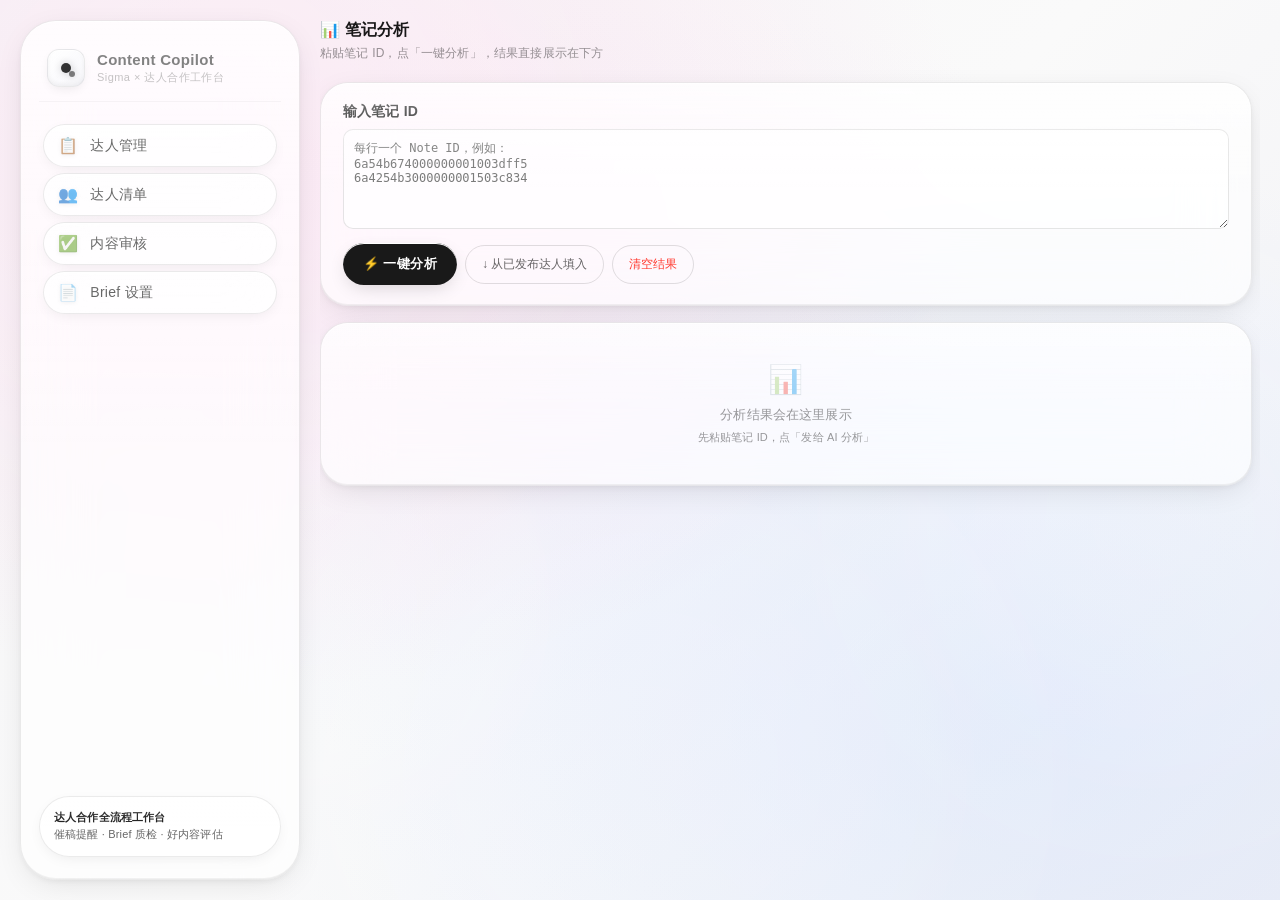
<file: analysis.html>
<!DOCTYPE html>
<html lang="zh-CN">
<head>
<meta charset="UTF-8">
<meta name="viewport" content="width=device-width,initial-scale=1">
<title>笔记分析 · Content Copilot</title>
<link rel="stylesheet" href="./assets/style.css?v=2300">
<script src="./assets/data.js"></script>
<script src="./assets/main.js?v=2300"></script>
</head>
<body>
<script>
function toast(msg, dur=2200) {
  let t = document.getElementById('_toast');
  if (!t) { t = document.createElement('div'); t.id = '_toast';
    t.style.cssText = 'position:fixed;bottom:32px;left:50%;transform:translateX(-50%);background:rgba(30,30,40,0.92);color:#fff;padding:10px 22px;border-radius:20px;font-size:13px;z-index:9999;pointer-events:none;opacity:0;transition:opacity .2s';
    document.body.appendChild(t); }
  t.textContent = msg; t.style.opacity = '1';
  clearTimeout(t._t); t._t = setTimeout(() => t.style.opacity = '0', dur);
}

const BENCH = { ctr_good:5, ctr_ok:3, ces_good:8, ces_ok:4, play_good:50, play_ok:30, fans_good:0.5, fans_ok:0.2 };

function diagnose(a) {
  const imp = a.imp || 0;
  const ctr = a.ctr || 0;
  const ces = a.ces || 0;
  const play = a.playRate || 0;
  const fans = a.fans || 0;
  const fansRate = imp > 0 ? (fans / imp * 100) : 0;
  const issues = [], advice = [], strong = [];
  if (ctr >= BENCH.ctr_good) strong.push(`CTR ${ctr}% ✅ 封面/标题强`);
  else if (ctr >= BENCH.ctr_ok) advice.push(`CTR ${ctr}% 合格，可优化封面文字`);
  else issues.push(`CTR ${ctr}% 偏低，封面/标题需迭代`);
  if (ces >= BENCH.ces_good) strong.push(`互动率 ${ces}% ✅ 内容共鸣强`);
  else if (ces >= BENCH.ces_ok) advice.push(`互动率 ${ces}% 中等，结尾可加 CTA`);
  else issues.push(`互动率 ${ces}% 偏低，结尾钩子弱`);
  if (a.type === '视频') {
    if (play >= BENCH.play_good) strong.push(`完播率 ${play}% ✅ 节奏好`);
    else if (play >= BENCH.play_ok) advice.push(`完播率 ${play}% 合格，前3s可再强化`);
    else issues.push(`完播率 ${play}% 偏低，前3s钩子弱`);
  }
  if (fansRate >= BENCH.fans_good) strong.push(`涨粉率 ${fansRate.toFixed(2)}% ✅ 种草效果强`);
  else if (fansRate >= BENCH.fans_ok) advice.push(`涨粉率 ${fansRate.toFixed(2)}% 中等`);
  else issues.push(`涨粉率 ${fansRate.toFixed(2)}% 偏低`);
  let invest = '';
  if (ctr >= BENCH.ctr_ok && ces >= BENCH.ces_ok) invest = '✅ 数据健康，建议追投 2-3x，定向「跑步/运动」人群';
  else if (issues.length) invest = '⚠️ 内容待优化，先迭代再加投';
  else invest = '📊 数据中等，小额测试观察趋势';
  return { strong, advice, issues, invest, fansRate: fansRate.toFixed(2) };
}

function diagColor(a) {
  const d = diagnose(a);
  if (d.issues.length === 0 && d.strong.length >= 2) return '#34c759';
  if (d.issues.length >= 2) return '#ff3b30';
  return '#ff9500';
}

let _sortBy = 'ctr'; // 默认 CTR 排序
window.setSort = function(s) { _sortBy = s; render(); };

function render() {
  const collabs = store.get('collabs', []);
  const orphans = store.get('analysis_orphans', []);
  // 把 orphans 转成统一格式供渲染
  const orphanCards = orphans.map(o => ({
    id: 'orphan_' + o.noteId,
    name: o.name || o.noteId,
    topic: o.title || '',
    analysis: { imp:o.imp, ctr:o.ctr, ces:o.ces, playRate:o.playRate, fans:o.fans,
      type:o.type, title:o.title, invest:o.invest, tags:o.tags, templates:o.templates||[], fansRate:o.fansRate, updatedAt:o.updatedAt }
  }));
  let withData = [...collabs.filter(c => c.analysis), ...orphanCards];
  // 排序
  const sortKey = { ctr:'ctr', imp:'imp', playRate:'playRate', fans:'fans' }[_sortBy] || 'ctr';
  withData.sort((a,b) => (b.analysis[sortKey]||0) - (a.analysis[sortKey]||0));

  const html = `
<div class="page-wrap">
  <div style="display:flex;align-items:center;gap:10px;margin-bottom:4px;">
    <div class="section-title" style="margin-bottom:0;">📊 笔记分析</div>
  </div>
  <div style="font-size:12px;color:var(--text-muted);margin-bottom:20px;">粘贴笔记 ID，点「一键分析」，结果直接展示在下方</div>

  <!-- 输入区 -->
  <div class="glass card" style="margin-bottom:16px;padding:20px 22px;">
    <div style="font-weight:600;font-size:14px;margin-bottom:8px;">输入笔记 ID</div>
    <textarea id="ba_ids" placeholder="每行一个 Note ID，例如：&#10;6a54b674000000001003dff5&#10;6a4254b3000000001503c834" style="width:100%;min-height:100px;font-family:monospace;font-size:12px;padding:10px;border-radius:10px;border:1px solid rgba(0,0,0,0.1);background:rgba(255,255,255,0.7);box-sizing:border-box;resize:vertical;color:var(--text-body);"></textarea>
    <div style="margin-top:10px;display:flex;gap:8px;align-items:center;flex-wrap:wrap;">
      <button class="btn-primary" id="btn_analyze" onclick="fetchAndAnalyze()">⚡ 一键分析</button>
      <button class="btn-ghost" style="font-size:12px;" onclick="prefillFromPublished()">↓ 从已发布达人填入</button>
      <button class="btn-ghost" style="font-size:12px;color:#ff3b30;" onclick="clearAllAnalysis()">清空结果</button>
    </div>
    <div id="fetch_progress" style="display:none;margin-top:12px;font-size:12px;color:var(--text-muted);padding:10px 14px;background:rgba(0,122,255,0.06);border-radius:10px;border:1px solid rgba(0,122,255,0.15);">
      <span id="fetch_status">正在拉取数据...</span>
    </div>
  </div>

  <!-- 结果展示 -->
  ${withData.length === 0 ? `
  <div class="glass card" style="padding:40px;text-align:center;color:var(--text-muted);font-size:13px;">
    <div style="font-size:28px;margin-bottom:10px;">📊</div>
    分析结果会在这里展示<br>
    <span style="font-size:11px;margin-top:6px;display:block;">先粘贴笔记 ID，点「发给 AI 分析」</span>
  </div>
  ` : `
  <div style="display:flex;align-items:center;gap:8px;margin-bottom:12px;flex-wrap:wrap;">
    <div class="section-title" style="margin-bottom:0;">分析结果（${withData.length} 条）</div>
    <div style="margin-left:auto;display:flex;gap:6px;">
      ${['ctr','imp','playRate','fans'].map(k=>{
        const label={'ctr':'CTR↓','imp':'曝光↓','playRate':'完播↓','fans':'涨粉↓'}[k];
        const active = _sortBy===k;
        return `<button onclick="setSort('${k}')" style="font-size:11px;padding:4px 10px;border-radius:20px;border:1px solid ${active?'rgba(0,122,255,0.5)':'rgba(0,0,0,0.1)'};background:${active?'rgba(0,122,255,0.1)':'rgba(255,255,255,0.6)'};color:${active?'#007aff':'var(--text-muted)'};cursor:pointer;font-weight:${active?'600':'400'};">${label}</button>`;
      }).join('')}
    </div>
  </div>
  <div style="display:flex;flex-direction:column;gap:12px;">
    ${withData.map(c => {
      const a = c.analysis;
      const d = diagnose(a);
      const col = diagColor(a);
      return `
      <div class="glass card" style="padding:18px 20px;">
        <div style="display:flex;align-items:center;gap:10px;margin-bottom:12px;">
          <div style="width:10px;height:10px;border-radius:50%;background:${col};flex-shrink:0;"></div>
          <div style="font-weight:600;font-size:14px;">${c.name}</div>
          <div style="font-size:11px;color:var(--text-muted);">${a.type||''} · ${c.topic||a.title||''}</div>
          <div style="margin-left:auto;">
            <button class="btn-ghost" style="font-size:11px;padding:3px 8px;" onclick="clearAnalysis('${c.id}')">× 清除</button>
          </div>
        </div>
        <div style="display:grid;grid-template-columns:repeat(5,1fr);gap:8px;margin-bottom:14px;">
          ${[['曝光',(a.imp||0).toLocaleString()],['CTR',(a.ctr||0)+'%'],['互动率',(a.ces||0)+'%'],['完播率',(a.playRate||0)+'%'],['涨粉率',d.fansRate+'%']].map(([l,v])=>`
            <div style="background:rgba(255,255,255,0.5);border-radius:8px;padding:8px;text-align:center;">
              <div style="font-size:11px;color:var(--text-muted);">${l}</div>
              <div style="font-size:15px;font-weight:600;margin-top:2px;">${v}</div>
            </div>
          `).join('')}
        </div>
        <div style="font-size:12px;margin-bottom:10px;">
          ${(a.tags||[]).map(t=>{
            const color=t.startsWith('✅')?'#34c759':t.startsWith('⚠️')?'#ff3b30':'#ff9500';
            return `<div style="color:${color};margin-bottom:3px;">${t}</div>`;
          }).join('') || [
            ...d.strong.map(s=>`<div style="color:#34c759;margin-bottom:3px;">✅ ${s}</div>`),
            ...d.advice.map(s=>`<div style="color:#ff9500;margin-bottom:3px;">💡 ${s}</div>`),
            ...d.issues.map(s=>`<div style="color:#ff3b30;margin-bottom:3px;">⚠️ ${s}</div>`)
          ].join('')}
        </div>
        <div style="font-size:12px;background:rgba(0,0,0,0.04);border-radius:8px;padding:8px 12px;margin-bottom:${(a.templates||[]).length?'12px':'0'};">
          🚀 ${a.invest || d.invest}
        </div>
        ${(a.templates||[]).length ? `
        <div style="font-size:12px;font-weight:600;margin-bottom:6px;">📌 推荐沉淀</div>
        ${(a.templates||[]).map((tpl,ti)=>`
          <div style="display:flex;align-items:flex-start;gap:8px;background:rgba(255,255,255,0.5);border-radius:8px;padding:8px 12px;margin-bottom:6px;">
            <div style="flex:1;font-size:12px;">
              <span style="font-size:10px;padding:2px 6px;background:rgba(0,0,0,0.06);border-radius:4px;margin-right:6px;">${tpl.kind}</span>
              ${tpl.name} · <span style="color:var(--text-muted);">${tpl.text.slice(0,50)}${tpl.text.length>50?'…':''}</span>
            </div>
            <button class="btn-ghost" style="font-size:11px;padding:4px 10px;white-space:nowrap;" onclick="saveTpl('${c.id}',${ti})">⭐ 入库</button>
          </div>
        `).join('')}
        ` : ''}
      </div>
      `;
    }).join('')}
  </div>
  `}
</div>`;

  window.mountShell(html);
}

// 直接拉取雅典娜数据并分析

window.fetchAndAnalyze = async function() {
  const raw = document.getElementById('ba_ids')?.value.trim();
  if (!raw) { toast('请先输入 Note ID'); return; }
  const ids = raw.split(/[\n\s,，]+/).map(s=>s.trim()).filter(s=>/^[a-f0-9]{24}$/.test(s));
  if (!ids.length) { toast('未识别到有效 Note ID（24位十六进制）'); return; }

  const btn = document.getElementById('btn_analyze');
  const prog = document.getElementById('fetch_progress');
  const status = document.getElementById('fetch_status');
  btn.disabled = true; btn.textContent = '分析中...';
  prog.style.display = 'block';
  status.textContent = `正在拉取 0 / ${ids.length} 条笔记数据...`;

  const results = [];
  let done = 0;
  await Promise.all(ids.map(async noteId => {
    try {
      const url = `https://athena-next.devops.xiaohongshu.com/web_api/sns/note/sidebar?note_id=${noteId}&_proxy_timeout=30000`;
      const resp = await fetch(url, { credentials: 'include' });
      const js = await resp.json();
      const cards = js?.data?.note_cards || [];
      if (!cards.length) { results.push({ noteId, error: 'no data' }); return; }
      const card = cards[0];
      const base = card.note_base_info || {};
      const count = card.note_count_info || {};
      const user = card.user_info || {};
      const imp = count.imp_count || 0;
      const fans = count.transfer_fans || 0;
      const likes = count.like_count || 0;
      const comments = count.comment_count || 0;
      const collects = count.collect_count || 0;
      const ctr = Math.round((count.ctr || 0) * 10000) / 100;
      const playRate = count.play_num > 0 ? Math.round(count.good_play / count.play_num * 1000) / 10 : 0;
      const cesRate = imp > 0 ? Math.round((likes+comments+collects)/imp*10000)/100 : 0;
      const fansRate = imp > 0 ? Math.round(fans/imp*10000)/100 : 0;
      const type = base.type === 1 ? '图文' : '视频';
      const title = base.title || '';
      const name = user.nick_name || noteId;

      // 诊断规则
      const tags = [];
      if (ctr >= BENCH.ctr_good) tags.push(`✅ CTR ${ctr}% 强`);
      else if (ctr >= BENCH.ctr_ok) tags.push(`💡 CTR ${ctr}% 合格`);
      else tags.push(`⚠️ CTR ${ctr}% 偏低`);
      if (cesRate >= BENCH.ces_good) tags.push(`✅ 互动率 ${cesRate}% 强`);
      else if (cesRate >= BENCH.ces_ok) tags.push(`💡 互动率 ${cesRate}% 合格`);
      else tags.push(`⚠️ 互动率 ${cesRate}% 偏低`);
      if (type === '视频') {
        if (playRate >= BENCH.play_good) tags.push(`✅ 完播 ${playRate}% 强`);
        else if (playRate >= BENCH.play_ok) tags.push(`💡 完播 ${playRate}% 合格`);
        else tags.push(`⚠️ 完播 ${playRate}% 偏低`);
      }
      if (fansRate >= BENCH.fans_good) tags.push(`✅ 涨粉率 ${fansRate}% 强`);
      else if (fansRate >= BENCH.fans_ok) tags.push(`💡 涨粉率 ${fansRate}% 中`);
      else tags.push(`⚠️ 涨粉率 ${fansRate}% 低`);

      const goodCnt = tags.filter(t=>t.startsWith('✅')).length;
      const badCnt = tags.filter(t=>t.startsWith('⚠️')).length;
      let invest = badCnt >= 2 ? '先优化内容' : (goodCnt >= 2 ? '建议追投' : '小额测试');

      // 标题模版候选
      const templates = [];
      if (ctr >= BENCH.ctr_good && title) templates.push({ kind:'标题', name:`高CTR标题·${name}`, text:title });

      results.push({ noteId, name, title, type, imp, ctr, cesRate, playRate, fans, fansRate, tags, invest, templates });
    } catch(e) {
      results.push({ noteId, error: e.message });
    } finally {
      done++;
      status.textContent = `正在拉取 ${done} / ${ids.length} 条笔记数据...`;
    }
  }));

  // 写入 localStorage
  const orphans = store.get('analysis_orphans', []);
  const tpls = store.get('templates', { titles:[], scripts:[], ctas:[] });
  let added = 0, tplAdded = 0;
  results.filter(r=>!r.error).forEach(r => {
    const idx = orphans.findIndex(o => o.noteId === r.noteId);
    const entry = { noteId:r.noteId, name:r.name, title:r.title, type:r.type,
      imp:r.imp, ctr:r.ctr, ces:r.cesRate, playRate:r.playRate, fans:r.fans, fansRate:r.fansRate,
      invest:r.invest, tags:r.tags, templates:r.templates, updatedAt:new Date().toISOString() };
    if (idx >= 0) orphans[idx] = entry; else { orphans.push(entry); added++; }
    (r.templates||[]).forEach(t => {
      const kind = t.kind==='标题'?'titles':t.kind==='口播'?'scripts':'ctas';
      if (!(tpls[kind]||[]).some(x=>x.text===t.text)) {
        tpls[kind] = [{name:t.name,text:t.text,id:Date.now()+Math.random(),_auto:true},...(tpls[kind]||[])];
        tplAdded++;
      }
    });
  });
  store.set('analysis_orphans', orphans);
  store.set('templates', tpls);

  btn.disabled = false; btn.textContent = '⚡ 一键分析';
  prog.style.display = 'none';
  const ok = results.filter(r=>!r.error).length;
  const fail = results.filter(r=>r.error).length;
  toast(`完成！${ok} 条分析完成${fail ? `，${fail}条失败` : ''}${tplAdded ? `，${tplAdded}个标题入库` : ''}`);
  render();
};

window.clearAllAnalysis = function() {
  if (!confirm('确认清空所有分析结果？')) return;
  store.set('analysis_orphans', []);
  const collabs = store.get('collabs', []);
  collabs.forEach(c => delete c.analysis);
  store.set('collabs', collabs);
  render();
  toast('已清空');
};

window.sendToAI = function() { toast('现在直接点「一键分析」就行，不需要发给 AI'); };

window.prefillFromPublished = function() {
  const collabs = store.get('collabs', []);
  const ids = collabs.filter(c => ['published','promoting'].includes(c.stage) && c.noteId).map(c=>c.noteId);
  if (!ids.length) { toast('暂无已填写笔记ID的已发布达人'); return; }
  document.getElementById('ba_ids').value = ids.join('\n');
  toast(`已填入 ${ids.length} 个 Note ID`);
};

window.openImportJSON = function() {
  document.getElementById('importModal').style.display = 'flex';
};

window.importResult = function() {
  const raw = document.getElementById('ba_import')?.value.trim();
  if (!raw) { toast('请先粘贴结果'); return; }
  let data;
  try { data = JSON.parse(raw); } catch(e) { toast('格式不对，让 AI 重新发一下'); return; }
  const results = data.results || data;
  const collabs = store.get('collabs', []);
  const tpls = store.get('templates', { titles:[], scripts:[], ctas:[] });
  let updated = 0, tplAdded = 0;
  results.forEach(r => {
    const c = collabs.find(x => (x.noteId && x.noteId === r.noteId) || x.name === r.name);
    if (c) {
      c.analysis = { imp:r.imp, ctr:r.ctr, ces:r.ces, playRate:r.playRate, fans:r.fans, type:r.type, title:r.title, templates:r.templates||[], updatedAt:new Date().toISOString() };
      updated++;
    } else {
      // 没有匹配达人的，也新建一条分析记录挂到 analysis_orphans
      const orphans = store.get('analysis_orphans', []);
      orphans.push({ noteId:r.noteId, title:r.title, type:r.type, imp:r.imp, ctr:r.ctr, ces:r.ces, playRate:r.playRate, fans:r.fans, templates:r.templates||[], updatedAt:new Date().toISOString() });
      store.set('analysis_orphans', orphans);
      updated++;
    }
    (r.templates||[]).forEach(t => {
      const kind = t.kind==='标题'?'titles':t.kind==='口播'?'scripts':'ctas';
      if (!(tpls[kind]||[]).some(x=>x.text===t.text)) {
        tpls[kind] = [{name:t.name||'自动沉淀',text:t.text,id:Date.now()+Math.random(),_auto:true},...(tpls[kind]||[])];
        tplAdded++;
      }
    });
  });
  store.set('collabs', collabs);
  store.set('templates', tpls);
  toast(`已更新 ${updated} 条，入库 ${tplAdded} 个模版`);
  document.getElementById('importModal').style.display = 'none';
  render();
};

window.saveTpl = function(collabId, tplIdx) {
  const collabs = store.get('collabs', []);
  const c = collabs.find(x => x.id === collabId);
  if (!c?.analysis) return;
  const tpl = (c.analysis.templates||[])[tplIdx];
  if (!tpl) return;
  const tpls = store.get('templates', { titles:[], scripts:[], ctas:[] });
  const kind = tpl.kind==='标题'?'titles':tpl.kind==='口播'?'scripts':'ctas';
  if (!(tpls[kind]||[]).some(x=>x.text===tpl.text)) {
    tpls[kind] = [{name:tpl.name,text:tpl.text,id:Date.now()+Math.random(),_auto:true,source:c.name,createdAt:Date.now()},...(tpls[kind]||[])];
    store.set('templates', tpls);
    toast('已入库 ✅  → <a href="./launch.html" style="color:#fff;text-decoration:underline">去工具中心查看</a>', 3500);
    // 更新按钮状态
    render();
  } else { toast('该模版已在库中 · 去工具中心查看'); }
};

window.clearAnalysis = function(id) {
  if (id.startsWith('orphan_')) {
    const noteId = id.replace('orphan_', '');
    const orphans = store.get('analysis_orphans', []).filter(o => o.noteId !== noteId);
    store.set('analysis_orphans', orphans);
  } else {
    const collabs = store.get('collabs', []);
    const c = collabs.find(x => x.id === id);
    if (c) { delete c.analysis; store.set('collabs', collabs); }
  }
  render();
};

// 自动注入分析结果（由 AI 直接写入，无需手动粘贴）
window._injectAnalysis = function(results) {
  const orphans = store.get('analysis_orphans', []);
  const tpls = store.get('templates', { titles:[], scripts:[], ctas:[] });
  let added = 0, tplAdded = 0;
  results.forEach(r => {
    const exists = orphans.find(x => x.noteId === r.note_id);
    if (!exists) {
      orphans.push({ noteId:r.note_id, name:r.name, title:r.title, type:r.type,
        imp:r.imp, ctr:r.ctr, ces:r.cesRate, playRate:r.playRate, fans:r.fans, fansRate:r.fansRate,
        invest:r.invest, tags:r.tags, templates:r.templates||[], updatedAt:new Date().toISOString() });
      added++;
    }
    (r.templates||[]).forEach(t => {
      const kind = t.kind==='标题'?'titles':t.kind==='口播'?'scripts':'ctas';
      if (!(tpls[kind]||[]).some(x=>x.text===t.text)) {
        tpls[kind] = [{name:t.name||'自动沉淀',text:t.text,id:Date.now()+Math.random(),_auto:true},...(tpls[kind]||[])];
        tplAdded++;
      }
    });
  });
  store.set('analysis_orphans', orphans);
  store.set('templates', tpls);
  return { added, tplAdded };
};

document.addEventListener('DOMContentLoaded', function() {
  render();
});
</script>
</body>
</html>
</file>
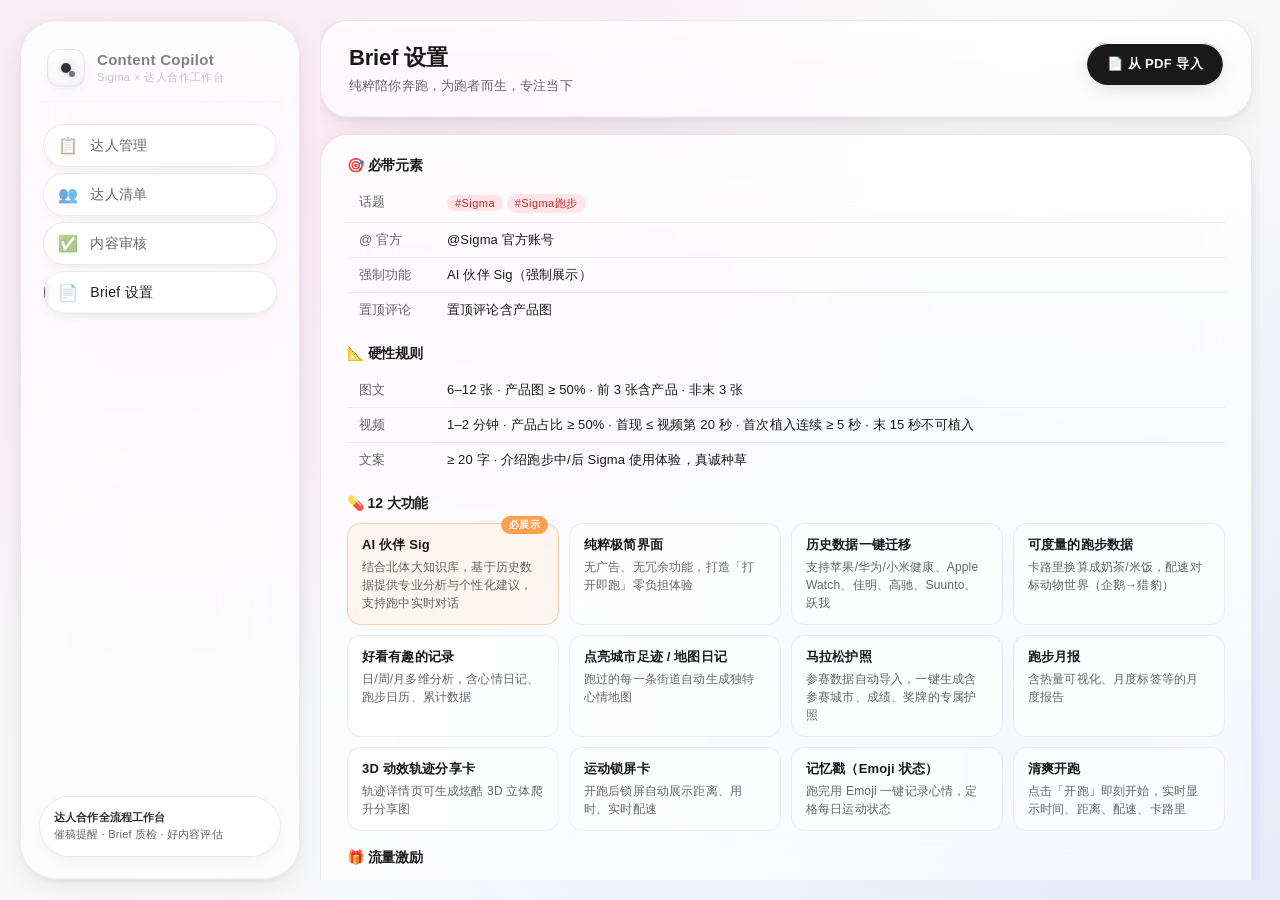
<file: briefs.html>
<!DOCTYPE html>
<html lang="zh-CN">
<head>
  <meta charset="UTF-8">
  <meta name="viewport" content="width=device-width, initial-scale=1.0">
  <title>Content Copilot · Brief 设置</title>
  <link rel="stylesheet" href="./assets/style.css?v=2400">
  <style>
    /* briefs page */
    .brief-hero { padding: 22px 28px; margin-bottom: 16px; }
    .brief-hero h1 { font-size: 22px; font-weight: 700; letter-spacing: -0.01em; margin-bottom:4px; }
    .brief-hero .sub { font-size: 13px; color: var(--text-soft); }
    .brief-hero .head-row { display:flex; justify-content:space-between; align-items:flex-start; gap:16px; flex-wrap:wrap; }
    .brief-hero .actions { display:flex; gap:8px; align-items:center; flex-shrink:0; }

    .import-banner {
      display:flex; justify-content:space-between; align-items:center; gap:16px;
      padding: 14px 18px; margin-bottom: 16px; border-radius: 16px;
      background: rgba(120,200,150,0.14); border: 1px solid rgba(80,180,120,0.3);
    }

    .brief-sec { margin-bottom: 18px; }
    .brief-sec-title { font-size: 14px; font-weight: 700; margin-bottom: 10px; letter-spacing:-0.01em; }
    .rule-table { width:100%; border-collapse: collapse; font-size: 13px; }
    .rule-table td { padding: 8px 12px; border-bottom: 1px solid rgba(0,0,0,0.06); vertical-align: top; }
    .rule-table td:first-child { color: var(--text-soft); white-space: nowrap; width: 88px; font-weight:500; }
    .case-tag { display:inline-block; padding:2px 8px; border-radius:20px; font-size:11px; background:rgba(0,0,0,0.05); margin:1px 0; }
    .case-tag.hot { background: rgba(255,90,90,0.14); color: rgba(200,40,40,1); }

    .feature-grid { display:grid; grid-template-columns: repeat(auto-fill, minmax(180px, 1fr)); gap: 10px; }
    .feature-card {
      padding: 12px 14px; border-radius: 14px; position:relative;
      background: rgba(255,255,255,0.55); border: 1px solid rgba(0,0,0,0.06);
    }
    .feature-card.must { border-color: rgba(255,150,60,0.4); background: rgba(255,200,120,0.12); }
    .must-badge {
      position:absolute; top:-8px; right:10px; font-size:10px; padding:2px 8px; border-radius:20px;
      background: rgba(255,150,60,0.9); color:#fff; font-weight:600;
    }
    .fname { font-size:13px; font-weight:600; margin-bottom:3px; }
    .fdesc { font-size:11px; color: var(--text-soft); line-height:1.5; }

    .forbid-list { display:flex; flex-direction:column; gap:8px; }
    .forbid-item {
      padding: 8px 12px; border-radius: 12px; font-size: 12px;
      background: rgba(255,90,90,0.08); border: 1px solid rgba(255,90,90,0.18);
      color: rgba(180,40,40,1);
    }
  </style>
  <script src="./assets/main.js?v=2400"></script>
</head>
<body>
  <script src="./assets/data.js"></script>
  <script src="./assets/brief-import.js"></script>
  <script>
    function renderBriefPage() {
      const B = window.getActiveBrief();
      const imported = B.__imported;
      const stats = B.__importStats || {};
      const banner = imported ? `
        <div class="import-banner">
          <div>
            <div style="font-size:13px;font-weight:600;">📄 已导入自定义 Brief</div>
            <div style="font-size:11px;color:var(--text-muted);margin-top:2px;">
              来源：${stats.fileName||'外部 PDF'} · ${stats.pages||'?'} 页 · 命中功能 ${stats.featuresHit||0}/12 · 抽取话题 ${stats.tagsHit||0} 个
            </div>
          </div>
          <button class="btn-ghost" onclick="resetBriefPage()">↺ 恢复官方</button>
        </div>
      ` : '';

      return `
        <div class="glass brief-hero panel-hover">
          <div class="head-row">
            <div>
              <h1>Brief 设置</h1>
              <div class="sub">${B.brand.slogan}</div>
            </div>
            <div class="actions">
              <label class="btn-primary" style="cursor:pointer;">
                📄 从 PDF 导入
                <input type="file" accept="application/pdf" onchange="handleBriefPdfPage(event)" style="display:none;">
              </label>
              ${imported ? `<button class="btn-ghost" onclick="resetBriefPage()">↺ 恢复官方</button>` : ''}
            </div>
          </div>
        </div>

        ${banner}

        <div class="glass panel-hover" style="padding:22px 26px;">
          <div class="brief-sec">
            <div class="brief-sec-title">🎯 必带元素</div>
            <table class="rule-table">
              <tr><td>话题</td><td>${B.mustHave.hashtags.map(h => `<span class="case-tag hot">${h}</span>`).join(' ')}</td></tr>
              <tr><td>@ 官方</td><td>${B.mustHave.mention}</td></tr>
              <tr><td>强制功能</td><td>${B.mustHave.forceFeature}</td></tr>
              <tr><td>置顶评论</td><td>${B.mustHave.pin}</td></tr>
            </table>
          </div>

          <div class="brief-sec">
            <div class="brief-sec-title">📐 硬性规则</div>
            <table class="rule-table">
              <tr><td>图文</td><td>${B.rules.image.count} · 产品图 ${B.rules.image.productRatio} · 前 3 张含产品 · 非末 3 张</td></tr>
              <tr><td>视频</td><td>${B.rules.video.duration} · 产品占比 ${B.rules.video.productRatio} · 首现 ${B.rules.video.firstAppear} · ${B.rules.video.segmentMin} · ${B.rules.video.lastFifteen}</td></tr>
              <tr><td>文案</td><td>${B.rules.copy.minChars} · ${B.rules.copy.focus}</td></tr>
            </table>
          </div>

          <div class="brief-sec">
            <div class="brief-sec-title">💊 12 大功能</div>
            <div class="feature-grid">
              ${B.features.map(f => `
                <div class="feature-card ${f.must?'must':''}">
                  ${f.must ? '<div class="must-badge">必展示</div>' : ''}
                  <div class="fname">${f.name}${f.__hit?' <span style="font-size:10px;color:rgba(20,120,80,0.9);">✓</span>':''}</div>
                  <div class="fdesc">${f.desc}</div>
                </div>`).join('')}
            </div>
          </div>

          <div class="brief-sec">
            <div class="brief-sec-title">🎁 流量激励</div>
            <table class="rule-table">
              ${B.incentive.map(r => `<tr><td>${r.key}</td><td><b>${r.flow}</b></td><td style="color:var(--text-soft);">${r.hint}</td></tr>`).join('')}
            </table>
          </div>

          <div class="brief-sec" style="margin-bottom:0;">
            <div class="brief-sec-title">⊘ 违禁项</div>
            <div class="forbid-list">
              ${B.forbid.map(f => `<div class="forbid-item">${f.text}</div>`).join('')}
            </div>
          </div>
        </div>
      `;
    }

    // PDF 导入（复用 main.js 的 handleBriefPdf 逻辑，但重渲染本页）
    window.handleBriefPdfPage = async function (ev) {
      const file = ev.target.files && ev.target.files[0];
      ev.target.value = '';
      if (!file) return;
      if (!file.name.toLowerCase().endsWith('.pdf')) { toast('仅支持 PDF'); return; }
      if (!window.BRIEF_IMPORT) { toast('导入模块未加载'); return; }
      toast('正在解析 PDF…');
      try {
        const parsed = await window.BRIEF_IMPORT.importFromPdf(file, window.CC_DATA.brief);
        store.set('customBrief', parsed);
        toast(`✓ 导入完成 · ${parsed.__importStats.pages} 页 · 命中 ${parsed.__importStats.featuresHit}/12 功能`);
        render();
      } catch (e) {
        console.error(e);
        toast('✗ 解析失败：' + (e.message || e));
      }
    };

    window.resetBriefPage = function () {
      if (!confirm('确定恢复为官方 Brief？已导入的内容会被清除。')) return;
      store.set('customBrief', null);
      localStorage.removeItem('cc_customBrief');
      toast('已恢复为官方 Brief');
      render();
    };

    function render() {
      document.querySelector('.content-scroll').innerHTML = renderBriefPage();
    }

    document.addEventListener('DOMContentLoaded', function() {
      mountShell('');
      render();
    });
  </script>
</body>
</html>
</file>
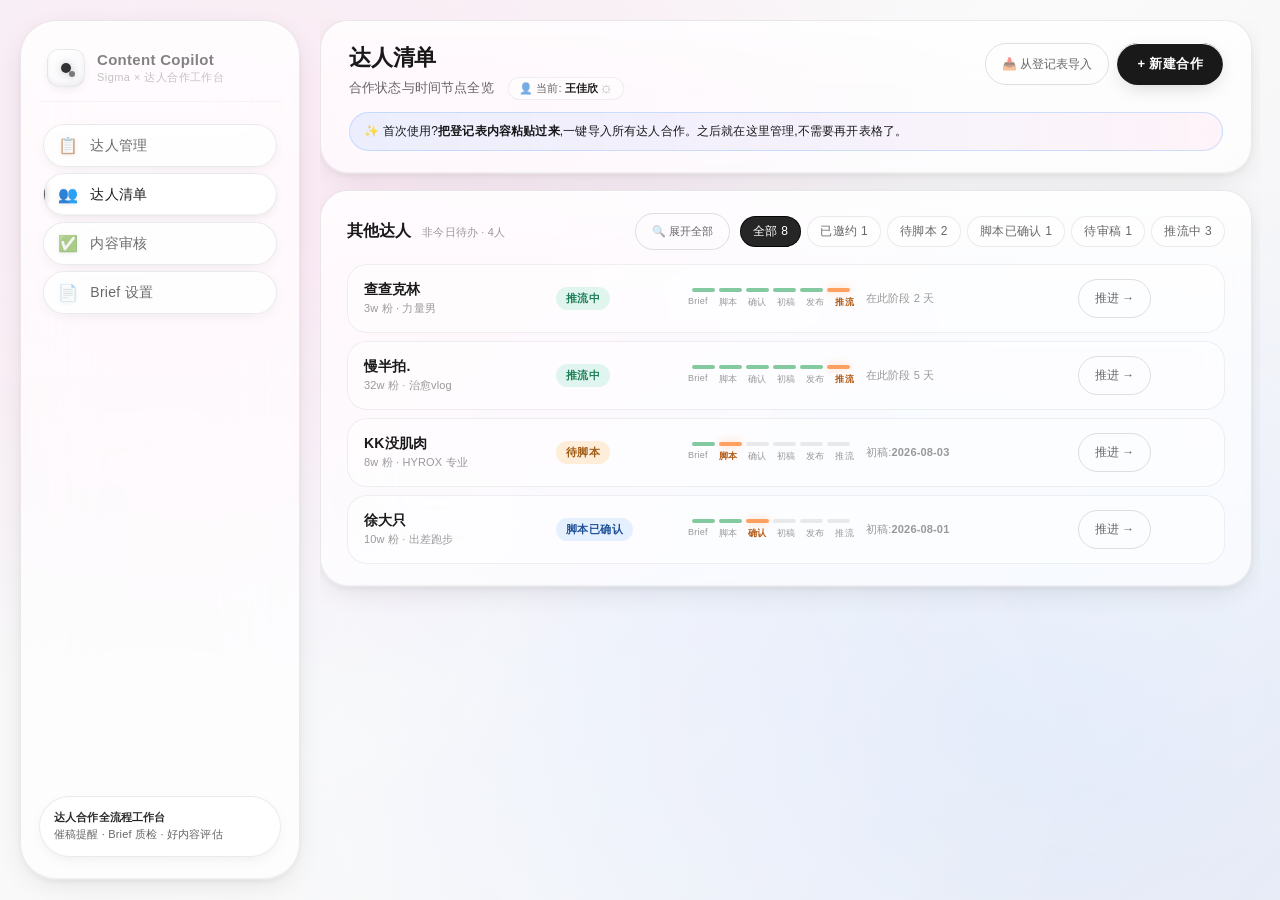
<file: creators.html>
<!DOCTYPE html>
<html lang="zh-CN">
<head>
  <meta charset="UTF-8">
  <meta name="viewport" content="width=device-width, initial-scale=1.0">
  <title>Content Copilot · 达人清单</title>
  <link rel="stylesheet" href="./assets/style.css?v=2400">
  <style>
    /* dashboard v3 */
    .page-hero { padding: 22px 28px; margin-bottom: 16px; }
    .page-hero h1 { font-size: 22px; font-weight: 700; letter-spacing: -0.01em; margin-bottom:4px; }
    .page-hero .sub { font-size: 13px; color: var(--text-soft); }

    /* 今日总览一行汇总(取代旧的3卡) */
    .summary-line {
      padding: 8px 20px; margin-bottom: 12px;
      font-size: 12px; color: var(--text-soft); letter-spacing: 0.02em;
      display: flex; align-items: center; gap: 8px; flex-wrap: wrap;
    }
    .summary-line b { color: var(--text); font-weight: 600; font-variant-numeric: tabular-nums; }
    .summary-line .sl-num {
      font-size: 22px; font-weight: 700; letter-spacing: -0.01em;
      color: var(--text); margin-right: 2px;
    }
    .summary-line .sl-sep { color: var(--text-faint); }
    .summary-line .sl-danger b { color: rgba(220,60,60,1); }

    @media (max-width: 800px) {
      .overview-row { grid-template-columns: 1fr; }
    }

    .todo-block { padding: 22px 26px; margin-bottom: 16px; }
    .todo-head { display:flex; align-items:center; justify-content:space-between; margin-bottom: 14px; }
    .todo-head .l { display:flex; align-items:center; gap: 10px; }
    .todo-head .l h2 { font-size:16px; font-weight:600; }
    .todo-count {
      font-size: 11px; padding: 3px 10px; border-radius: 999px;
      background: rgba(255,150,150,0.2); color: rgba(180,40,40,0.95); font-weight:600; letter-spacing:0.05em;
    }
    .todo-list { display:flex; flex-direction:column; gap: 10px; }
    .todo-item {
      display:flex; align-items:center; justify-content:space-between; gap: 14px;
      padding: 14px 18px; border-radius: var(--r-md);
      background: rgba(255,255,255,0.55); border: 1px solid rgba(0,0,0,0.06);
      transition: all 0.3s var(--ease);
    }
    .todo-item:hover { background: rgba(255,255,255,0.85); transform: translateX(2px); }
    .todo-item.urgent { border-color: rgba(255,150,120,0.5); background: rgba(255,220,180,0.3); }
    .todo-item.urgent:hover { background: rgba(255,220,180,0.55); }
    .todo-ico {
      width: 36px; height: 36px; flex-shrink:0; border-radius: 12px;
      background: rgba(255,255,255,0.8); border: 1px solid rgba(0,0,0,0.06);
      display:grid; place-items:center; font-size:18px;
    }
    .todo-body { flex:1; min-width:0; }
    .todo-title { font-size: 14px; font-weight: 600; margin-bottom: 3px; }
    .todo-desc { font-size: 12px; color: var(--text-soft); }
    .todo-actions { display:flex; gap: 8px; }

    .collab-board { padding: 22px 26px; }
    .board-head { display:flex; align-items:center; justify-content:space-between; margin-bottom: 14px; }
    .stage-tabs { display:flex; gap: 6px; flex-wrap:wrap; }

    .collab-list { display:flex; flex-direction:column; gap: 8px; }
    .collab-row {
      display: grid;
      grid-template-columns: 180px 120px 1fr 200px 130px;
      align-items: center; gap: 12px;
      padding: 14px 16px; border-radius: var(--r-md);
      background: rgba(255,255,255,0.5); border: 1px solid rgba(0,0,0,0.06);
      transition: all 0.25s var(--ease);
    }
    .collab-row:hover { background: rgba(255,255,255,0.8); }
    .creator { display:flex; flex-direction:column; }
    .creator .n { font-size:14px; font-weight:600; }
    .creator .m { font-size:11px; color: var(--text-muted); margin-top:2px; }
    .stage-chip {
      display:inline-block; padding: 4px 10px; border-radius: 999px; font-size:11px; font-weight:600; letter-spacing:0.04em;
    }
    .stage-chip.gray { background: rgba(0,0,0,0.06); color: var(--text-soft); }
    .stage-chip.blue { background: rgba(120,180,255,0.18); color: rgba(30,80,150,1); }
    .stage-chip.warn { background: rgba(255,180,80,0.22); color: rgba(160,90,20,1); }
    .stage-chip.hot  { background: rgba(255,120,120,0.2); color: rgba(160,30,30,0.95); }
    .stage-chip.good { background: rgba(120,220,180,0.22); color: rgba(20,120,80,0.95); }

    .progress-track {
      display:flex; align-items:center; gap: 4px;
      padding: 0 4px;
    }
    .progress-dot {
      flex:1; height: 4px; border-radius: 2px; background: rgba(0,0,0,0.08);
      transition: background 0.3s var(--ease);
    }
    .progress-dot.done { background: rgba(80,180,120,0.7); }
    .progress-dot.now  { background: rgba(255,150,80,0.9); box-shadow: 0 0 8px rgba(255,150,80,0.4); }
    .progress-labels { display:flex; justify-content:space-between; margin-top:4px; font-size:9px; color: var(--text-muted); letter-spacing:0.03em; }

    .age-note { font-size:11px; color: var(--text-muted); }
    .age-note.overdue { color: rgba(200,60,60,0.9); font-weight:600; }

    /* copy modal */
    .copy-modal {
      position:fixed; inset:0; z-index:99; display:none;
      align-items:center; justify-content:center;
      background: rgba(0,0,0,0.35); backdrop-filter: blur(20px);
    }
    .copy-modal.open { display:flex; }
    .copy-modal-panel {
      width: 520px; max-width: 92vw; max-height: 80vh; overflow:auto;
      padding: 24px 28px; border-radius: var(--r-lg);
    }
    .copy-modal .m-title { font-size:16px; font-weight:600; margin-bottom: 6px; }
    .copy-modal .m-sub { font-size:12px; color: var(--text-muted); margin-bottom: 14px; }

    /* tip strip */
    .tip-strip {
      margin-top: 12px; padding: 10px 14px;
      background: linear-gradient(90deg, rgba(200,220,255,0.35), rgba(255,220,240,0.3));
      border: 1px solid rgba(120,180,255,0.35);
      border-radius: var(--r-md);
      font-size: 12px; color: var(--text);
    }

    /* import list */
    .im-summary {
      padding: 10px 14px; border-radius: var(--r-sm);
      background: rgba(255,255,255,0.7); border: 1px solid rgba(0,0,0,0.06);
      font-size: 12px; color: var(--text-soft);
      margin-bottom: 8px;
    }
    .im-summary b { color: var(--text); font-weight: 600; }
    .im-list { max-height: 240px; overflow-y: auto; display:flex; flex-direction:column; gap:4px; padding-right: 4px; }
    .im-row {
      padding: 8px 12px; border-radius: 6px;
      background: rgba(255,255,255,0.55); border: 1px solid rgba(0,0,0,0.06);
    }
    .im-row.skip { opacity: 0.55; }
    .im-row.warn { background: rgba(255,220,150,0.15); border-color: rgba(255,180,80,0.3); }

    .btn-primary:disabled { opacity: 0.4; cursor: not-allowed; }
    .btn-primary:disabled:hover { transform: none; }

    /* owner pill 在 hero */
    .owner-pill {
      display: inline-flex; align-items: center; gap: 3px;
      padding: 3px 10px; margin-left: 10px;
      border-radius: 999px; font-size: 11px; cursor: pointer;
      background: rgba(255,255,255,0.5); border: 1px solid rgba(0,0,0,0.06);
      color: var(--text-soft); letter-spacing: 0.02em;
      transition: all 0.2s var(--ease);
    }
    .owner-pill:hover { background: rgba(255,255,255,0.9); border-color: rgba(0,0,0,0.15); }
    .owner-pill b { color: var(--text); font-weight: 600; }

    /* 新建表单 owner 行 */
    .owner-line {
      display: flex; align-items: center; gap: 8px;
      padding: 10px 12px; margin: 10px 0 4px;
      background: rgba(255,255,255,0.55); border: 1px solid rgba(0,0,0,0.06);
      border-radius: var(--r-sm); font-size: 12px; color: var(--text-soft);
    }
    /* ======== 内嵌审稿面板 ======== */
    .review-panel {
      margin-top: 10px; border-top: 1px solid rgba(0,0,0,0.07);
      padding-top: 12px; animation: fadeSlideIn 0.2s var(--ease);
    }
    .rp-row { display:flex; gap:8px; margin-bottom:8px; }
    .rp-row input, .rp-row textarea {
      flex:1; padding: 8px 12px; font-size: 12px; font-family:inherit;
      border: 1px solid rgba(0,0,0,0.1); border-radius: 8px;
      background: rgba(255,255,255,0.85); line-height:1.5;
    }
    .rp-row textarea { min-height: 72px; resize: vertical; }
    .rp-type-row { display:flex; gap:14px; font-size:12px; align-items:center; padding: 4px 0 8px; }
    .rp-type-row label { cursor:pointer; display:flex; align-items:center; gap:4px; }
    .rp-actions { display:flex; gap:8px; justify-content:flex-end; margin-top:6px; }

    /* 审稿结果内嵌 */
    .inline-result {
      margin-top: 12px; padding: 12px 14px;
      background: rgba(255,255,255,0.6); border-radius: 10px;
      border: 1px solid rgba(0,0,0,0.07);
    }
    .inline-result .ir-step { font-size: 11px; letter-spacing:0.08em; color:var(--text-muted); margin-bottom:6px; font-weight:600; }
    .inline-result .ir-pass { color: rgba(20,140,80,1); font-weight:700; font-size:13px; }
    .inline-result .ir-fail { color: rgba(200,50,40,1); font-weight:700; font-size:13px; }
    .inline-result .ir-issue { font-size:11px; color:rgba(180,80,20,1); margin:3px 0; padding-left:12px; }
    .inline-result .ir-score { font-size:20px; font-weight:800; letter-spacing:-0.02em; }
    .inline-result .ir-dim { font-size:11px; color:var(--text-soft); margin:2px 0; padding-left:10px; }
    .inline-result .ir-sep { border:none; border-top:1px dashed rgba(0,0,0,0.08); margin:8px 0; }
    .feedback-box {
      margin-top: 10px; padding: 10px 12px;
      background: rgba(200,230,255,0.3); border-radius: 8px;
      border: 1px solid rgba(120,180,255,0.3);
    }
    .feedback-box .fb-label { font-size:11px; color:var(--text-muted); font-weight:600; letter-spacing:0.05em; margin-bottom:6px; }
    .feedback-box .fb-text { font-size:12px; line-height:1.7; color:var(--text); white-space:pre-wrap; }
    .feedback-box .fb-actions { margin-top:8px; display:flex; gap:8px; justify-content:flex-end; }

    /* 内嵌审稿开关 */
    .todo-item.expanded { background: rgba(255,255,255,0.75); }

    /* 已发布录入弹窗 */
    .metric-form .mf-row { display:flex; gap:10px; margin-bottom:10px; }
    .metric-form .mf-field { flex:1; display:flex; flex-direction:column; gap:4px; }
    .metric-form label { font-size:11px; color:var(--text-muted); font-weight:600; }
    .metric-form input { padding:8px 10px; font-size:13px; border:1px solid rgba(0,0,0,0.1); border-radius:8px; background:rgba(255,255,255,0.9); text-align:right; }
    .review-result-badge { display:inline-block; padding:4px 12px; border-radius:999px; font-size:12px; font-weight:700; margin-bottom:8px; }
    .rrb-hot { background:rgba(255,200,120,0.35); color:rgba(160,80,10,1); }
    .rrb-good { background:rgba(120,220,180,0.35); color:rgba(10,110,60,1); }
    .rrb-low { background:rgba(200,200,200,0.35); color:rgba(80,80,80,1); }

    /* 一键解析区 */
    .quick-box {
      background: linear-gradient(135deg, rgba(200,220,255,0.35), rgba(255,220,240,0.28));
      border: 1px solid rgba(120,180,255,0.35);
      border-radius: var(--r-md);
      padding: 12px; margin-bottom: 14px;
    }
    .quick-box textarea {
      width: 100%; min-height: 100px; padding: 10px 12px;
      border: 1px solid rgba(0,0,0,0.08); border-radius: 8px;
      background: rgba(255,255,255,0.85);
      font-size: 12px; font-family: inherit; line-height: 1.55;
      resize: vertical; box-sizing: border-box;
    }
    .quick-box .parse-btn {
      margin-top: 8px; font-size: 12px; padding: 6px 14px;
    }
    .form-divider {
      text-align: center; font-size: 11px; color: var(--text-muted);
      letter-spacing: 0.08em; margin: 4px 0 10px;
      display: flex; align-items: center; gap: 10px;
    }
    .form-divider::before, .form-divider::after {
      content:''; flex:1; height: 1px; background: rgba(0,0,0,0.08);
    }

    /* 催办响应区域 */
    .chase-response {
      margin-top: 14px; padding: 14px 16px; border-radius: var(--r-md);
      background: rgba(255,255,255,0.6); border: 1px solid rgba(0,0,0,0.08);
    }
    .chase-title { font-size: 12px; font-weight: 600; color: var(--text-soft); margin-bottom: 10px; letter-spacing: 0.03em; }
    .chase-actions { display: grid; grid-template-columns: 1fr 1fr; gap: 8px; }
    .chase-btn {
      padding: 10px 12px; border-radius: 10px; border: 1px solid rgba(0,0,0,0.08);
      background: rgba(255,255,255,0.85); font-size: 12px; cursor: pointer;
      text-align: left; transition: all 0.2s var(--ease);
    }
    .chase-btn:hover { transform: translateY(-1px); box-shadow: 0 4px 12px rgba(0,0,0,0.06); }
    .chase-btn.ok:hover { background: rgba(120,220,180,0.2); }
    .chase-btn.wait:hover { background: rgba(200,220,255,0.25); }
    .chase-btn.silent:hover { background: rgba(200,200,200,0.25); }
    .chase-btn.danger { color: rgba(180,60,60,0.9); }
    .chase-btn.danger:hover { background: rgba(255,150,150,0.15); border-color: rgba(255,150,150,0.4); }
    .copy-modal .m-text {
      padding: 14px 16px; border-radius: var(--r-md);
      background: rgba(255,255,255,0.7); border:1px solid rgba(0,0,0,0.08);
      font-size:13px; line-height:1.7; white-space: pre-wrap;
      max-height: 40vh; overflow:auto;
    }
    .copy-modal .m-actions { display:flex; gap:8px; justify-content:flex-end; margin-top:14px; }

    @media (max-width: 1200px) {
      .collab-row { grid-template-columns: 160px 100px 1fr 160px 110px; }
    }
    @media (max-width: 960px) {
      .collab-row { grid-template-columns: 1fr; }
    }
  </style>
  <script src="./assets/main.js?v=2400"></script>
</head>
<body>
  <script src="./assets/data.js"></script>
  <script src="./assets/brief-import.js"></script>
  <script src="./assets/sheet-import.js"></script>
  <script>
    const collabs = store.get('collabs', window.CC_DATA.collabs);
    const SM = window.CC_DATA.stageMeta;
    // 阶段流转链路(invited 后直接到 scriptPending,跳过 briefed)
    const stages = ['invited','briefed','scriptPending','scriptApproved','draftReview','published','promoting','archived'];
    // 推进跳过映射
    const NEXT_STAGE = {
      invited: 'scriptPending',      // 下一步→直入待脚本
      briefed: 'scriptPending',
      scriptPending: 'scriptApproved',
      scriptApproved: 'draftReview',
      draftReview: 'published',
      published: 'promoting',
      promoting: 'archived',
    };
    let filterStage = 'all';
    // 当前操作人(默认)
    let currentOwner = store.get('owner', '王佳欣');

    // ===== 催稿话术随机变体池(顶层,todos() 和 runInlineReview 均可调用)=====
    const pickChase = () => '哈喽老师，同步确认下初稿进度，辛苦抽空发我一下，谢谢～';

    // ===== 计算:某个 collab 距离当前多少天 =====
    function daysSince(iso) {
      const now = new Date('2026-07-30T16:30:00+08:00');
      const then = new Date(iso);
      return Math.floor((now - then) / (24*3600*1000));
    }

    // ===== 生成催办/待办提示 =====
    // 返回 { text, action, urgent, script?, link?, kind }
    function pushHint(c) {
      const days = daysSince(c.stageAt);
      const meta = SM[c.stage];
      const today = '2026-07-30';

      // 当前阶段对应的"承诺日期"
      // - scriptPending / briefed / invited → 看 promisedDraft (初稿日期)
      // - scriptApproved → 仍看 promisedDraft
      // - draftReview / published / 推流 → 看 expectPublishAt (发布日期)
      const promisedDraft = c.promisedDraft || c.expectPublishAt || null;
      const promisedPublish = c.expectPublishAt || null;

      function chaseSummary(promised) {
        if (!c.chaseCount) return null;
        const chased = `已催 ${c.chaseCount} 次`;
        const lastResp = c.lastResponse || '未回复';
        if (c.chaseCount >= 3 && lastResp === '未回复') {
          return { text: `${chased} 未回复 · 建议终止合作`, urgent: true, kind: 'stalled' };
        }
        if (promised && promised > today) {
          return { text: `${chased} · 达人承诺 ${promised} 前交`, urgent: false, kind: 'waiting-again' };
        }
        return { text: `${chased} · 上次回复:${lastResp}`, urgent: true, kind: 'chased' };
      }

      switch (c.stage) {
        case 'invited': {
          return { text: `已邀约 ${days} 天,催一下初稿进展`, action: '催初稿', urgent: days >= meta.sla,
            script: pickChase(), openChase: true, collab: c };
        }
        case 'briefed': {
          return { text: `Brief 已发 ${days} 天,催一下初稿进展`, action: '催初稿',
            urgent: days >= meta.sla, script: pickChase(), openChase: true, collab: c };
        }

        case 'scriptPending': {
          const chase = chaseSummary(promisedDraft);
          const beforeDeadline = promisedDraft && promisedDraft > today;
          const atOrPast = promisedDraft && promisedDraft <= today;
          if (chase) return {
            text: chase.text,
            action: chase.kind === 'stalled' ? '处理' : '追踪',
            urgent: chase.urgent,
            openChase: true,
          };
          if (beforeDeadline) {
            const daysToGo = Math.ceil((new Date(promisedDraft) - new Date(today))/86400000);
            return { text: `等待中 · 承诺 ${promisedDraft} 交初稿(还剩 ${daysToGo} 天)`, action: '等待', urgent: false, kind: 'waiting', suppress: true };
          }
          if (atOrPast) return {
            text: `初稿日 ${promisedDraft} 已到 · 需催脚本`,
            action: '催脚本',
            urgent: true,
            openChase: true,
            script: pickChase(),
          };
          // 无承诺日期 fallback
          return { text: `待脚本 · 未设初稿日期`, action: '催脚本', urgent: days >= meta.sla, openChase: true, script: pickChase() };
        }

        case 'scriptApproved': {
          const chase = chaseSummary(promisedDraft);
          const beforeDeadline = promisedDraft && promisedDraft > today;
          if (chase) return { text: chase.text, action: chase.kind === 'stalled' ? '处理' : '追踪', urgent: chase.urgent, openChase: true };
          if (beforeDeadline) {
            const daysToGo = Math.ceil((new Date(promisedDraft) - new Date(today))/86400000);
            return { text: `等待中 · 承诺 ${promisedDraft} 交初稿(还剩 ${daysToGo} 天)`, action: '等待', urgent: false, suppress: true };
          }
          return { text: `脚本已确认 ${days} 天 · 可催初稿`, action: '催初稿', urgent: true, openChase: true, script: pickChase() };
        }

        case 'draftReview':
          return { text: `初稿已提交 ${days} 天,等审稿`, action: '展开审稿', urgent: true, openReview: true };

        case 'published': {
          const beforePub = promisedPublish && promisedPublish > today;
          if (beforePub) return null; // 未到发布日不需醒
          return { text: `已发布 ${days} 天`, action: '开始投流', urgent: false, advanceAndLink: './launch.html', collab: c };
        }

        case 'promoting':
          if (days >= 28) return { text: `已推流 ${days} 天,可归档`, action: '归档', urgent: false, collab: c };
          return null;
        default: return null;
      }
    }

    // ===== 今日待办 =====
    function todos() {
      return collabs.map(c => {
        const h = pushHint(c);
        if (!h || h.suppress) return null;
        return { ...h, collab: c };
      }).filter(Boolean).sort((a, b) => (b.urgent?1:0) - (a.urgent?1:0));
    }

    // ===== 6 段进度条 =====
    function progressBar(stage) {
      const flow = ['briefed','scriptPending','scriptApproved','draftReview','published','promoting'];
      const idx = flow.indexOf(stage);
      const labels = ['Brief','脚本','确认','初稿','发布','推流'];
      const dots = flow.map((s, i) => {
        let cls = 'progress-dot';
        if (i < idx) cls += ' done';
        else if (i === idx) cls += ' now';
        return `<div class="${cls}"></div>`;
      }).join('');
      const lbls = labels.map((l, i) => {
        const cur = (i === idx) ? 'style="color:rgba(180,90,20,1);font-weight:600;"' : '';
        return `<span ${cur}>${l}</span>`;
      }).join('');
      return `<div><div class="progress-track">${dots}</div><div class="progress-labels">${lbls}</div></div>`;
    }

    // 内嵌审稿展开状态(id -> true)
    let expandedReview = {};
    window.toggleReview = function(id) {
      expandedReview[id] = !expandedReview[id];
      render();
    };

    // 内嵌审稿提交
    window.runInlineReview = function(id) {
      const c = collabs.find(x => x.id === id);
      if (!c) return;
      const title = document.getElementById(`rp_title_${id}`)?.value.trim();
      const copy  = document.getElementById(`rp_copy_${id}`)?.value.trim();
      const type  = document.querySelector(`input[name="rp_type_${id}"]:checked`)?.value || 'image';
      if (!title || !copy) { toast('请填写标题和正文'); return; }

      const B = window.CC_DATA.brief;
      // STEP1: Brief 合规
      const issues = [];
      if (!/sigma/i.test(copy) && !/@sigma/i.test(copy)) issues.push('正文未 @Sigma 巡官方账号');
      const hashtagCount = (copy.match(/#[^\s#]+/g)||[]).length;
      if (hashtagCount < 2) issues.push(`话题数 ${hashtagCount},需到2个`);
      const len = copy.replace(/#[^\s]+/g,'').replace(/@[^\s]+/g,'').trim().length;
      const minLen = type === 'video' ? 30 : 100;
      if (len < minLen) issues.push(`正文字数 ${len},${type === 'video' ? '视频' : '图文'}至少 ${minLen} 字`);
      const featKeys = Object.keys(B.features.reduce((o,f)=>{o[f.key]=f;return o;},{}));
      const detectedFeats = featKeys.filter(k => {
        const f = B.features.find(x=>x.key===k);
        return f && f.keywords && f.keywords.some(kw=>copy.includes(kw)||title.includes(kw));
      });
      if (detectedFeats.length === 0) issues.push('未提及任何 Sigma 功能点');
      const s1pass = issues.length === 0;

      // STEP2: 内容潜力
      const hookPatterns = [
        { name:'数字冲击', re:/\d+[\u5929\u5c81\u516c\u91cc\u6b65\u5c0f\u65f6\u5206\u6708\u5468\u5e74]/ },
        { name:'问句起头', re:/[!?!?],|^[为这么为啥为什]/ },
        { name:'情绪载体', re:/感动|哭了|没想到|过分|太美了/ },
        { name:'列清式', re:/\d+个[原因方法心得]◎/ },
      ];
      const hookTypes = hookPatterns.filter(p=>p.re.test(title)||p.re.test(copy.slice(0,60)));

      const scenePhrases = ['晚跑','晨跑','跳绳','健身','马拉松','赛事','校园','日常','穿搭','旅行','探店','安全感'];
      const sceneHits = scenePhrases.filter(p=>copy.includes(p)||title.includes(p));

      const embedKeywords = ['Sigma跳绳绳绳绳','Sigma AI跳绳','AI同步运动','AI跳绳','新饲子','每天运动环','Sigma连接','Sigma马表','动态尔心率','路线地图','跳绳小小兵'];
      const embedCount = embedKeywords.filter(k=>copy.includes(k)||title.includes(k)).length;
      const embedLevel = embedCount >= 4 ? 'L5' : embedCount >= 3 ? 'L4' : embedCount >= 2 ? 'L3' : embedCount >= 1 ? 'L2' : 'L1';

      const hasEmo = /[感动就是就这样爱了哭了好爆哈哈哈没想到显小娣无敌]/.test(copy);
      const hasTips = /\d+\.|心得|建议|技巧|方法|攻略|干货/.test(copy);
      const vibeStar = hasEmo ? (hasTips ? 3 : 2) : (hasTips ? 3 : 1);

      // 总分
      const score = (
        (hookTypes.length >= 1 ? 25 : 10) +
        (embedLevel === 'L5' ? 25 : embedLevel === 'L4' ? 20 : embedLevel === 'L3' ? 15 : embedLevel === 'L2' ? 10 : 5) +
        (sceneHits.length >= 2 ? 25 : sceneHits.length === 1 ? 15 : 5) +
        (vibeStar === 3 ? 25 : vibeStar === 2 ? 15 : 8)
      );
      const grade = score >= 85 ? '\u7206款相' : score >= 65 ? '潜力剪' : '需优化';
      const gradeColor = score >= 85 ? 'hot' : score >= 65 ? 'good' : 'warn';

      // 改写建议(最多 2 条)
      const suggestions = [];
      if (hookTypes.length === 0) suggestions.push(`标题加钓子:尝试改为「${title}→这${(score<50?'\u5468':'\u6708')}里${(type==='video'?'\u8dd1\u5b8c\u591a\u5c11\u516c\u91cc':'\u6211\u7406\u89e3\u4e86\u8fd0\u52a8\u7684XXX')}\u300d`);
      if (embedLevel === 'L1' || embedLevel === 'L2') suggestions.push('考虑具体提及 1-2 个 Sigma 功能(如:动态心率、跳绳小小兵),植入更自然');
      if (sceneHits.length === 0) suggestions.push('尝试加一个具体场景:早晨上班前跑、晚上带孩子跑跑等,让读者能代入');
      if (!hasTips && !hasEmo) suggestions.push('正文加一句情绪引御或干货小结,提升完播率');

      // 生成给达人的反馈话术(口语化问句,去 AI 味)
      const openers = ['老师收到了!看了一下,', '老师初稿收到啦!过了一遍,'];
      const closers = ['其他都没问题,改完可以直接发!', '整体方向不错,改一下应该就行!', '大致就这些,辛苦了~'];
      let feedbackLines = [openers[Math.floor(Math.random()*openers.length)]];
      if (issues.length > 0) {
        feedbackLines.push('有几个地方想跟你确认一下:');
        issues.forEach(issue => {
          let q = issue
            .replace('未提及任何 Sigma 功能点', '功能那块还没提到 Sigma,要不要加一下?')
            .replace('正文未包含指定话题', '话题标签这边没看到,是忘了加吗?')
            .replace('正文未@Sigma官方账号', '@Sigma 记得加上哦~')
            .replace(/^/, '• ');
          feedbackLines.push(q);
        });
      } else {
        feedbackLines.push('Brief 这边没问题,合规!');
      }
      if (suggestions.length > 0) {
        feedbackLines.push('');
        feedbackLines.push('另外有几个小想法你可以参考一下:');
        suggestions.forEach(s => feedbackLines.push('• ' + s));
      }
      feedbackLines.push('');
      feedbackLines.push(closers[Math.floor(Math.random()*closers.length)]);
      const feedbackText = feedbackLines.join('\n');

      // 存回达人记录
      c.lastReview = { title, copy, type, s1pass, issues, score, grade, gradeColor, suggestions, feedbackText, at: new Date().toISOString() };
      store.set('collabs', collabs);
      render();
      toast('✓ 审稿完成!话术已生成');
    };

    window.copyFeedback = function(id) {
      const c = collabs.find(x=>x.id===id);
      if (c?.lastReview?.feedbackText) copyText(c.lastReview.feedbackText, '反馈话术已复制,直接发给达人即可');
    };

    // 审稿通过并推进到下一阶段
    window.approveAndAdvance = function(id) {
      const c = collabs.find(x=>x.id===id);
      if (!c) return;
      const nx = NEXT_STAGE[c.stage];
      if (!nx) return;
      c.stage = nx;
      c.stageAt = new Date().toISOString();
      store.set('collabs', collabs);
      render();
      toast(`✅ 审稿通过,${c.name} 已推进到「${window.CC_DATA.stageMeta[nx]?.label}」`);

    };

    window.pushToTemplate = function(id) {
      const c = collabs.find(x=>x.id===id);
      const r = c?.lastReview;
      if (!r) return;
      const tpls = store.get('templates', { titles:[], scripts:[], ctas:[] });
      // 标题入库
      if (!tpls.titles.some(x=>x.text===r.title)) {
        tpls.titles.unshift({ type: r.grade === '爆款相' ? '爆款型' : '优质型', text: r.title, from: [c.name], avgLikes: r.score * 10, badge: r.grade, id: Date.now() });
      }
      store.set('templates', tpls);
      toast('标题已沉淀到模版库 ✨');
    };

    window.pushScript = function(id) {
      const c = collabs.find(x=>x.id===id);
      const r = c?.lastReview;
      if (!r || !r.copy) return;
      const tpls = store.get('templates', { titles:[], scripts:[], ctas:[] });
      if (!tpls.scripts.some(x=>x.text===r.copy)) {
        tpls.scripts.unshift({ name: c.name + '口播', text: r.copy, source: c.name, _auto:true, id: Date.now() });
        store.set('templates', tpls);
        toast('口播话术已入库 ✨ → 去工具中心查看');
      } else { toast('该话术已在库中'); }
    };

    window.pushCta = function(id) {
      const c = collabs.find(x=>x.id===id);
      const r = c?.lastReview;
      if (!r || !r.copy) return;
      // 提取正文最后两句作为 CTA
      const lines = r.copy.split(/[\n，。!\uff01?\uff1f]/).map(s=>s.trim()).filter(Boolean);
      const ctaText = lines.slice(-2).join('，');
      if (!ctaText) return;
      const tpls = store.get('templates', { titles:[], scripts:[], ctas:[] });
      if (!tpls.ctas.some(x=>x.text===ctaText)) {
        tpls.ctas.unshift({ name: c.name + ' CTA', text: ctaText, suit:'通用', source: c.name, _auto:true, id: Date.now() });
        store.set('templates', tpls);
        toast('结尾钉子已入库 ✨ → 去工具中心查看');
      } else { toast('该钉子已在库中'); }
    };

    // 已发布录入数据 + 复盘
    window.openMetrics = function(id) {
      const c = collabs.find(x=>x.id===id);
      if (!c) return;
      const modal = document.getElementById('metricsModal');
      modal.dataset.id = id;
      modal.querySelector('.m-title').textContent = `发布复盘 · ${c.name}`;
      modal.querySelector('.m-sub').textContent = `填入这篇的实际数据,自动得出复盘结论`;
      ['views','likes','ctr','new7d'].forEach(k => { const el = modal.querySelector(`#mf_${k}`); if (el) el.value = c.metrics?.[k] || ''; });
      modal.classList.add('open');
    };
    window.closeMetrics = function() { document.getElementById('metricsModal').classList.remove('open'); };
    // 内联复盘录入(待办卡片内)
    window.saveInlineMetrics = function(id) {
      const c = collabs.find(x => x.id === id);
      if (!c) return;
      const views = parseFloat(document.getElementById(`mf_views_${id}`)?.value) || 0;
      const likes = parseInt(document.getElementById(`mf_likes_${id}`)?.value) || 0;
      const ctr   = parseFloat(document.getElementById(`mf_ctr_${id}`)?.value) || 0;
      const new7d = parseFloat(document.getElementById(`mf_new7d_${id}`)?.value) || 0;
      if (!views && !likes) { toast('请至少填入曝光和点赞'); return; }
      c.metrics = { views, likes, ctr, new7d };
      const good = (likes >= 1500 ? 1:0) + (ctr >= 10 ? 1:0) + (new7d >= 0.5 ? 1:0);
      c.reviewNote = good >= 3 ? '超预期,建议沉淀模版' : good >= 2 ? '达标,可复用话术' : '不及预期,下次优化预期话题';
      c.reviewGrade = good >= 3 ? 'hot' : good >= 2 ? 'good' : 'low';
      store.set('collabs', collabs);
      toast('✓ 复盘已记录!' + c.reviewNote);
      render();
    };

    window.saveMetrics = function() {
      const modal = document.getElementById('metricsModal');
      const id = modal.dataset.id;
      const c = collabs.find(x=>x.id===id);
      if (!c) return;
      const views = parseFloat(document.getElementById('mf_views').value) || 0;
      const likes = parseInt(document.getElementById('mf_likes').value) || 0;
      const ctr   = parseFloat(document.getElementById('mf_ctr').value) || 0;
      const new7d = parseFloat(document.getElementById('mf_new7d').value) || 0;
      c.metrics = { views, likes, ctr, new7d };
      // 复盘结论
      const good = (likes >= 1500 ? 1:0) + (ctr >= 10 ? 1:0) + (new7d >= 0.5 ? 1:0);
      c.reviewNote = good >= 3 ? '超预期,建议沉淀模版' : good >= 2 ? '达标,可复用话术' : '不及预期,下次优化预期话题';
      c.reviewGrade = good >= 3 ? 'hot' : good >= 2 ? 'good' : 'low';
      store.set('collabs', collabs);
      toast('✓ 数据已记录,' + c.reviewNote);
      closeMetrics();
      render();
    };

    // 充分利用已有的 openScript/copyScript/markChaseResponse ...

    let todoFilter = 'mine'; // 'mine' | 'all'
    window.setTodoFilter = function(f) { todoFilter = f; render(); };

    function renderTodos() {
      const allTodos = todos();
      const myOwner = currentOwner.trim();
      const t = todoFilter === 'mine'
        ? allTodos.filter(x => !x.collab.owner || x.collab.owner.trim() === myOwner)
        : allTodos;
      const mineCount = allTodos.filter(x => !x.collab.owner || x.collab.owner.trim() === myOwner).length;
      const allCount  = allTodos.length;
      if (allTodos.length === 0) return '';
      return `
        <div class="glass todo-block panel-hover">
          <div class="todo-head">
            <div class="l">
              <h2>🔔 今日待办</h2>
              <span class="todo-count">${t.length} 项</span>
            </div>
            <div style="display:flex;gap:4px;align-items:center;">
              <button onclick="setTodoFilter('mine')" style="font-size:11px;padding:3px 10px;border-radius:20px;border:1px solid ${todoFilter==='mine'?'rgba(0,122,255,0.4)':'rgba(0,0,0,0.1)'};background:${todoFilter==='mine'?'rgba(0,122,255,0.1)':'rgba(255,255,255,0.6)'};color:${todoFilter==='mine'?'#007aff':'var(--text-muted)'};cursor:pointer;font-weight:${todoFilter==='mine'?'600':'400'};">我的 ${mineCount}</button>
              <button onclick="setTodoFilter('all')" style="font-size:11px;padding:3px 10px;border-radius:20px;border:1px solid ${todoFilter==='all'?'rgba(0,122,255,0.4)':'rgba(0,0,0,0.1)'};background:${todoFilter==='all'?'rgba(0,122,255,0.1)':'rgba(255,255,255,0.6)'};color:${todoFilter==='all'?'#007aff':'var(--text-muted)'};cursor:pointer;font-weight:${todoFilter==='all'?'600':'400'};">全部 ${allCount}</button>
            </div>
          </div>
          <div class="todo-list">
            ${t.length === 0 ? `<div style="padding:16px 0;text-align:center;color:var(--text-muted);font-size:13px;">今日暂无待办，切换「全部」可查看团队进度</div>` : ''}
            ${t.map((x, i) => {
              const id = x.collab.id;
              const isReview   = x.openReview === true || x.collab?.stage === 'draftReview';
              const isPublished = false; // 已去掉录入数据功能
              const expanded   = expandedReview[id];
              const r = x.collab.lastReview;
              const m = x.collab.metrics;

              /* ---- 内嵌审稿面板 ---- */
              const reviewPanel = isReview && expanded ? `
                <div class="review-panel">
                  ${r ? `
                    <div class="inline-result">
                      <div class="ir-step">STEP 1 · Brief 合规</div>
                      <div class="${r.s1pass ? 'ir-pass' : 'ir-fail'}">${r.s1pass ? '✅ 合规' : '❌ 不合规'}</div>
                      ${!r.s1pass ? r.issues.map(iss => `<div class="ir-issue">• ${iss}</div>`).join('') : ''}
                      <hr class="ir-sep">
                      <div class="ir-step">STEP 2 · 内容潜力</div>
                      <div style="display:flex;align-items:center;gap:10px;">
                        <span class="ir-score">${r.score}</span>
                        <span class="review-result-badge rrb-${r.gradeColor}">${r.grade}</span>
                      </div>
                      ${r.suggestions.length ? r.suggestions.map(s => `<div class="ir-dim">→ ${s}</div>`).join('') : '<div class="ir-dim" style="color:rgba(20,140,80,1);">内容各项达标!</div>'}
                    </div>
                    <div class="feedback-box">
                      <div class="fb-label">💬 直接发给达人的反馈</div>
                      <div class="fb-text">${r.feedbackText}</div>
                      <div class="fb-actions">
                        <button class="btn-ghost" style="font-size:11px;" onclick="delete collabs.find(x=>x.id==='${id}').lastReview; store.set('collabs',collabs); render();">重新审稿</button>
                        ${r.grade === '爆款相' || r.grade === '潜力剪' ? `<button class="btn-ghost" style="font-size:11px;" onclick="pushToTemplate('${id}')">⭐ 沉淀标题</button>` : ''}
                        <button class="btn-ghost" style="font-size:11px;" onclick="pushScript('${id}')">💬 沉淀口播</button>
                        <button class="btn-ghost" style="font-size:11px;" onclick="pushCta('${id}')">🎯 沉淀CTA</button>
                        <button class="btn-primary" style="font-size:11px;" onclick="copyFeedback('${id}')">📋 复制话术</button>
                        ${r.s1pass ? `<button class="btn-primary" style="font-size:11px;background:rgba(60,180,100,0.85);" onclick="approveAndAdvance('${id}')">✅ 审稿通过 · 推进</button>` : `<button class="btn-ghost" style="font-size:11px;opacity:0.6;" onclick="if(confirm('关键规则未全部通过,确定强行放行吗?')) approveAndAdvance('${id}')">⚠️ 强行放行</button>`}
                      </div>
                    </div>
                  ` : `
                    <div class="rp-row"><input id="rp_title_${id}" placeholder="笔记标题"></div>
                    <div class="rp-row"><textarea id="rp_copy_${id}" placeholder="把达人发来的初稿正文贴进来,包括 #话题 和 @Sigma"></textarea></div>
                    <div class="rp-type-row">
                      <span style="font-size:11px;color:var(--text-muted);">类型</span>
                      <label><input type="radio" name="rp_type_${id}" value="image" ${x.collab.tag && x.collab.tag.includes('视频') ? '' : 'checked'}> 🖼️ 图文</label>
                      <label><input type="radio" name="rp_type_${id}" value="video" ${x.collab.tag && x.collab.tag.includes('视频') ? 'checked' : ''}> 🎬 视频</label>
                    </div>
                    <div class="rp-actions">
                      <button class="btn-ghost" onclick="toggleReview('${id}')">收起</button>
                      <button class="btn-primary" onclick="runInlineReview('${id}')">🤖 开始审稿</button>
                    </div>
                  `}
                </div>
              ` : '';

              /* ---- 内嵌复盘面板 ---- */
              const metricsPanel = isPublished && expanded ? `
                <div class="review-panel">
                  ${m ? `
                    <div class="inline-result">
                      <div class="review-result-badge rrb-${x.collab.reviewGrade || 'low'}">${x.collab.reviewNote}</div>
                      <div style="display:grid;grid-template-columns:1fr 1fr 1fr 1fr;gap:8px;margin-top:8px;">
                        <div style="text-align:center;"><div style="font-size:18px;font-weight:800;">${(m.views / 10000).toFixed(1)}<small style="font-size:10px;color:var(--text-muted);">w</small></div><div style="font-size:10px;color:var(--text-muted);">曝光</div></div>
                        <div style="text-align:center;"><div style="font-size:18px;font-weight:800;">${m.likes.toLocaleString()}</div><div style="font-size:10px;color:var(--text-muted);">点赞</div></div>
                        <div style="text-align:center;"><div style="font-size:18px;font-weight:800;">${m.ctr}%</div><div style="font-size:10px;color:var(--text-muted);">CTR</div></div>
                        <div style="text-align:center;"><div style="font-size:18px;font-weight:800;">${m.new7d}%</div><div style="font-size:10px;color:var(--text-muted);">7日拉新</div></div>
                      </div>
                    </div>
                    <div class="rp-actions">
                      ${x.collab.reviewGrade === 'hot' || x.collab.reviewGrade === 'good' ? `<button class="btn-ghost" style="font-size:11px;" onclick="pushToTemplate('${id}')">⭐ 沉淀模版</button>` : ''}
                      <button class="btn-ghost" onclick="openMetrics('${id}')">修改数据</button>
                    </div>
                  ` : `
                    <div class="metric-form">
                      <div class="mf-row">
                        <div class="mf-field"><label>曝光(万)</label><input id="mf_views_${id}" type="number" placeholder="3.2" step="0.1"></div>
                        <div class="mf-field"><label>点赞</label><input id="mf_likes_${id}" type="number" placeholder="1200"></div>
                      </div>
                      <div class="mf-row">
                        <div class="mf-field"><label>CTR %</label><input id="mf_ctr_${id}" type="number" placeholder="9.5" step="0.1"></div>
                        <div class="mf-field"><label>7日拉新 %</label><input id="mf_new7d_${id}" type="number" placeholder="0.4" step="0.1"></div>
                      </div>
                    </div>
                    <div class="rp-actions">
                      <button class="btn-ghost" onclick="toggleReview('${id}')">收起</button>
                      <button class="btn-primary" onclick="saveInlineMetrics('${id}')">确认复盘</button>
                    </div>
                  `}
                </div>
              ` : '';

              return `
                <div class="todo-item ${x.urgent ? 'urgent' : ''} ${expanded ? 'expanded' : ''}">
                  <div class="todo-ico">${x.action.includes('审') ? '✅' : (x.action.includes('复盘') || x.action.includes('首推') ? '🚀' : (x.action.includes('下一') ? '📤' : '⏰'))}</div>
                  <div class="todo-body">
                    <div class="todo-title">${x.collab.xhsUid ? `<a href="https://www.xiaohongshu.com/user/profile/${x.collab.xhsUid}" target="_blank" rel="noopener" style="color:inherit;text-decoration:none;border-bottom:1px dashed rgba(0,0,0,0.2);">${x.collab.name}</a>` : x.collab.xhsUrl ? `<a href="${x.collab.xhsUrl}" target="_blank" rel="noopener" style="color:inherit;text-decoration:none;border-bottom:1px dashed rgba(0,0,0,0.2);">${x.collab.name}</a>` : x.collab.name}<span style="font-size:11px;color:var(--text-muted);margin-left:8px;font-weight:400;">${x.collab.tag || ''}${x.collab.topic ? ' · ' + x.collab.topic : ''}</span></div>
                    <div class="todo-desc">${x.text}</div>
                    ${reviewPanel}${metricsPanel}
                  </div>
                  <div class="todo-actions">
                    ${isReview
                      ? `<button class="btn-primary" onclick="toggleReview('${id}')">${expanded && !r ? '收起 ▲' : (r ? '再次审稿 ▼' : '展开审稿 ▼')}</button>`
                      : isPublished
                        ? `<button class="btn-primary" onclick="toggleReview('${id}')">${expanded ? '收起 ▲' : (m ? '看数据 ▼' : '录入数据 ▼')}</button>`
                        : (x.script ? `<button class="btn-ghost" onclick='openScript(${i})'>话术</button>` : '')
                    }
                    ${!isReview && !isPublished
                      ? (x.advanceAndLink
                          ? `<button class="btn-primary" onclick="advance('${x.collab.id}');window.open('${x.advanceAndLink}','_blank');">${x.action} →</button>`
                          : x.link
                          ? `<a class="btn-primary" href="${x.link}" style="text-decoration:none;">${x.action} →</a>`
                          : x.openChase
                            ? `<button class="btn-primary" onclick='openScript(${i})'>${x.action}</button>`
                            : `<button class="btn-primary" onclick="advance('${x.collab.id}')">${x.action}</button>`)
                      : ''}
                  </div>
                </div>
              `;
            }).join('')}
          </div>
        </div>
      `;
    }


        function stageTabs() {
      const counts = { all: collabs.length };
      stages.forEach(s => counts[s] = collabs.filter(c => c.stage === s).length);
      return `
        <div class="stage-tabs">
          <button class="chip-btn ${filterStage==='all'?'on':''}" onclick="setFilter('all')">全部 ${counts.all}</button>
          ${stages.filter(s => counts[s] > 0).map(s =>
            `<button class="chip-btn ${filterStage===s?'on':''}" onclick="setFilter('${s}')">${SM[s].label} ${counts[s]}</button>`
          ).join('')}
        </div>
      `;
    }

    let showAll = false;
    window.toggleShowAll = function() { showAll = !showAll; render(); };

    function renderBoard() {
      const activeIds = new Set(todos().map(t => t.collab.id));
      let rowsSource = collabs.filter(c => filterStage === 'all' ? true : c.stage === filterStage);
      if (!showAll && filterStage === 'all') {
        rowsSource = rowsSource.filter(c => !activeIds.has(c.id));
      }
      const rows = rowsSource.map(c => {
        const meta = SM[c.stage];
        const days = daysSince(c.stageAt);
        const overdue = meta && meta.sla > 0 && days >= meta.sla && c.stage !== 'promoting' && c.stage !== 'archived';
        const showProgress = c.stage !== 'invited' && c.stage !== 'archived';
        return `
          <div class="collab-row">
            <div class="creator">
              <div class="n">${c.name}${(c.xhsUrl && !c.xhsUid)?` <a href="${c.xhsUrl}" target="_blank" rel="noopener" style="font-size:11px;color:rgba(20,90,180,0.7);text-decoration:none;" title="小红书主页">↗</a>`:''}
              ${c.xhsUid?`<a href="https://www.xiaohongshu.com/user/profile/${c.xhsUid}" target="_blank" rel="noopener" style="font-size:10px;color:rgba(120,130,160,0.7);margin-left:4px;font-family:monospace;text-decoration:none;" title="小红书主页 UID: ${c.xhsUid}">${c.xhsUid.slice(-8)} ↗</a>`:''}</div>
              <div class="m">${c.fans && c.fans !== '-' ? c.fans + ' 粉 · ' : ''}${c.tag}${c.owner?' · '+c.owner:''}</div>
            </div>
            <div><span class="stage-chip ${meta.color}">${meta.label}</span></div>
            <div>${showProgress ? progressBar(c.stage) : `<div style="font-size:11px;color:var(--text-muted);">${c.note||''}</div>`}</div>
            <div class="age-note ${overdue?'overdue':''}">${c.promisedDraft?`初稿:<b>${c.promisedDraft}</b>`:`在此阶段 ${days} 天`}${overdue?' · 超时':''}</div>
            <div><button class="btn-ghost" onclick="advance('${c.id}')">推进 →</button></div>
          </div>
        `;
      }).join('');
      const heading = filterStage === 'all'
        ? `<div class="section-title">其他达人 <span style="font-size:11px;color:var(--text-muted);font-weight:400;margin-left:6px;">${showAll ? '全部' : '非今日待办'} · ${rowsSource.length}人</span></div>`
        : `<div class="section-title">${SM[filterStage]?.label || filterStage} · ${rowsSource.length} 人</div>`;
      return `
        <div class="glass collab-block collab-board panel-hover">
          <div class="board-head">
            ${heading}
            <div style="display:flex;gap:10px;align-items:center;flex-wrap:wrap;">
              <button class="btn-ghost" onclick="toggleShowAll()" style="font-size:11px;">${showAll ? '∅ 只看非待办' : '🔍 展开全部'}</button>
              ${stageTabs()}
            </div>
          </div>
          <div class="collab-list">${rows || '<div style="text-align:center;color:var(--text-muted);padding:24px 0;font-size:13px;">🎉 待办已充分覆盖,无其他达人需关注</div>'}</div>
        </div>
      `;
    }

    // ===== 操作 =====
    window.setFilter = function(s) { filterStage = s; render(); };
    window.advance = function(id) {
      const c = collabs.find(x => x.id === id);
      if (!c) return;
      const nx = NEXT_STAGE[c.stage];
      if (!nx) return;
      c.stage = nx;
      c.stageAt = '2026-07-30T16:30:00+08:00';
      // 推进后重置催办记录
      c.chaseCount = 0;
      c.lastResponse = null;
      c.chaseHistory = c.chaseHistory || [];
      store.set('collabs', collabs);
      toast(`${c.name} → ${SM[c.stage].label}`);
      render();
    };
    window.addNew = function() {
      const modal = document.getElementById('createModal');
      if (modal) {
        // 默认填充归属人
        const owner = document.getElementById('nf_owner');
        if (owner) owner.value = currentOwner;
        // 清空之前的内容
        ['nf_name','nf_draft','nf_pub','nf_url','nf_topic','nf_quick','nf_noteurl','nf_noteid'].forEach(id=>{const el=document.getElementById(id); if(el) el.value='';});
        ['nf_uid_hint','nf_noteid_hint'].forEach(id=>{const el=document.getElementById(id); if(el) el.textContent='';});
        modal.classList.add('open');
        modal.querySelector('#nf_quick').focus();
        return;
      }
    };
    window.closeCreate = function() { document.getElementById('createModal')?.classList.remove('open'); };

    // ===== 批量分析 =====
    window.openBatchAnalysis = function() {
      // 收集已发布达人（有 noteId 的优先，其次用 xhsUid）
      const published = collabs.filter(c => ['published','promoting'].includes(c.stage));
      const lines = published.map(c => {
        const id = c.noteId || '';
        const uid = c.xhsUid || '';
        const url = c.noteUrl || c.xhsUrl || '';
        return `${c.name}\t${id}\t${uid}\t${url}\t${c.topic||''}\t${c.noteType||'image'}`;
      });
      const header = '达人\t笔记ID\tUID\t链接\t主题\t类型';
      const text = [header, ...lines].join('\n');

      let modal = document.getElementById('batchAnalysisModal');
      if (!modal) {
        modal = document.createElement('div');
        modal.id = 'batchAnalysisModal';
        modal.className = 'copy-modal';
        modal.innerHTML = `
          <div class="glass copy-modal-panel" style="width:600px;max-height:85vh;overflow-y:auto;">
            <div class="m-title">📊 批量分析 · 已发布笔记</div>
            <div style="font-size:12px;color:var(--text-muted);margin-bottom:10px;">Step 1：复制下面清单发给 AI 助手 → Step 2：AI 返回 JSON 后点「导入分析结果」</div>
            <textarea id="ba_export" style="width:100%;min-height:160px;font-family:monospace;font-size:11px;padding:10px;border-radius:10px;border:1px solid rgba(0,0,0,0.1);background:rgba(255,255,255,0.7);box-sizing:border-box;resize:vertical;" readonly></textarea>
            <div style="display:flex;gap:8px;margin:10px 0 4px;">
              <button class="btn-primary" style="font-size:12px;" onclick="
                navigator.clipboard.writeText(document.getElementById('ba_export').value);
                toast('已复制，发给 AI 助手吧！');
              ">📋 复制清单</button>
            </div>
            <hr style="border:none;border-top:1px solid rgba(0,0,0,0.07);margin:12px 0;">
            <div style="font-size:12px;font-weight:600;margin-bottom:6px;">Step 2 · 导入分析结果</div>
            <div style="font-size:11px;color:var(--text-muted);margin-bottom:8px;">将 AI 返回的 JSON 粘贴到这里，自动回填数据 + 推荐模版候选</div>
            <textarea id="ba_import" placeholder='粘贴 JSON…' style="width:100%;min-height:120px;font-family:monospace;font-size:11px;padding:10px;border-radius:10px;border:1px solid rgba(0,0,0,0.1);background:rgba(255,255,255,0.7);box-sizing:border-box;resize:vertical;"></textarea>
            <div style="display:flex;gap:8px;margin-top:10px;justify-content:flex-end;">
              <button class="btn-ghost" onclick="document.getElementById('batchAnalysisModal').classList.remove('open')">关闭</button>
              <button class="btn-primary" onclick="importAnalysisResult()">✓ 导入分析结果</button>
            </div>
          </div>
        `;
        document.body.appendChild(modal);
      }
      document.getElementById('ba_export').value = text;
      modal.classList.add('open');
    };

    window.importAnalysisResult = function() {
      const raw = document.getElementById('ba_import')?.value.trim();
      if (!raw) { toast('请先粘贴 JSON'); return; }
      let data;
      try { data = JSON.parse(raw); } catch(e) { toast('JSON 格式错误，请检查'); return; }
      // data 格式：{ results: [{name, noteId, imp, ctr, ces, playRate, fans, diagnosis, templates:[{kind,name,text}]}, ...] }
      const results = data.results || data;
      let updated = 0, tplAdded = 0;
      const tpls = store.get('templates', { titles:[], scripts:[], ctas:[] });
      results.forEach(r => {
        const c = collabs.find(x => x.noteId === r.noteId || x.name === r.name);
        if (c) {
          c.analysis = { imp: r.imp, ctr: r.ctr, ces: r.ces, playRate: r.playRate, fans: r.fans, diagnosis: r.diagnosis, updatedAt: new Date().toISOString() };
          updated++;
        }
        (r.templates||[]).forEach(t => {
          const kind = t.kind === '标题' ? 'titles' : t.kind === '口播' ? 'scripts' : 'ctas';
          const exists = (tpls[kind]||[]).some(x => x.text === t.text);
          if (!exists) {
            const newItem = kind === 'titles'
              ? { type: t.name||'自动沉淀', text: t.text, from:[r.name||'分析导入'], avgLikes: r.fans||0, badge:'待验证', id: Date.now()+Math.random() }
              : { name: t.name||'自动沉淀', text: t.text, from:[r.name||'分析导入'], id: Date.now()+Math.random() };
            tpls[kind] = [newItem, ...(tpls[kind]||[])];
            tplAdded++;
          }
        });
      });
      store.set('collabs', collabs);
      store.set('templates', tpls);
      toast(`已更新 ${updated} 条笔记数据，入库 ${tplAdded} 个模版`);
      document.getElementById('batchAnalysisModal').classList.remove('open');
      render();
    };
    // 一键解析:从粘贴文本中抽取字段
    window.parseQuick = function() {
      const text = document.getElementById('nf_quick').value;
      if (!text.trim()) { toast('先粘贴一段内容'); return; }
      const parsed = parseQuickText(text);
      // 回填到表单
      if (parsed.name) document.getElementById('nf_name').value = parsed.name;
      if (parsed.noteType) {
        const r = document.querySelector(`input[name="nf_type"][value="${parsed.noteType}"]`);
        if (r) r.checked = true;
      }
      if (parsed.draft) document.getElementById('nf_draft').value = parsed.draft;
      if (parsed.pub) document.getElementById('nf_pub').value = parsed.pub;
      if (parsed.url) document.getElementById('nf_url').value = parsed.url;
      if (parsed.uid) {
        const el = document.getElementById('nf_uid'); if(el) el.value = parsed.uid;
        const hint = document.getElementById('nf_uid_hint'); if(hint) hint.textContent = 'UID: ' + parsed.uid;
      }
      if (parsed.topic) document.getElementById('nf_topic').value = parsed.topic;
      // 反馈
      const hits = [];
      if (parsed.name) hits.push('达人名');
      if (parsed.noteType) hits.push('类型');
      if (parsed.draft) hits.push('初稿日');
      if (parsed.pub) hits.push('发布日');
      if (parsed.topic) hits.push('主题');
      if (parsed.url) hits.push('链接');
      toast(hits.length ? `✓ 已解析:${hits.join('、')}` : '⚠️ 未识别到字段,请手动填写');
    };

    function parseQuickText(text) {
      const out = {};
      const lines = text.split(/\r?\n/).map(l => l.trim()).filter(Boolean);

      // 建映射
      lines.forEach(line => {
        // 去除开头的项目符号
        const clean = line.replace(/^[·•○●\-*]\s*/, '');

        // 合作形式 / 笔记类型
        if (/(合作形式|笔记(形式|类型))/.test(clean)) {
          if (/视频/.test(clean)) out.noteType = 'video';
          else if (/图文/.test(clean)) out.noteType = 'image';
        }

        // 达人名:仅当行以"达人"开头才化为 name,避免误命中
        const nameM = clean.match(/^(?:小红书名称|达人名|博主|昵称)[::]\s*(.+)$/);
        if (nameM) out.name = nameM[1].trim();

        // 主题
        const topicM = clean.match(/^(?:（?主题）?)[：:]?\s*(.+)$/);
        if (topicM && !/^\?/.test(topicM[1])) out.topic = topicM[1].trim();

        // 初稿日期
        if (/初稿/.test(clean)) {
          const d = extractDate(clean);
          if (d) out.draft = d;
        }
        // 发布日期
        if (/发布|发文/.test(clean) && !/发布链接|发布主页/.test(clean)) {
          const d = extractDate(clean);
          if (d) out.pub = d;
        }

        // 主页链接 / UID
        const urlM = clean.match(/https?:\/\/\S+/);
        if (urlM) {
          out.url = urlM[0];
          // 小红书主页链接就直接提取 UID
          const uidM = urlM[0].match(/\/profile\/([a-f0-9]{24})/);
          if (uidM) out.uid = uidM[1];
        }
        // UID 裸後缀(静态 24 位 16进制字符串)
        const bareUid = clean.match(/\b([a-f0-9]{24})\b/);
        if (bareUid && !out.uid) out.uid = bareUid[1];
      });

      return out;
    }

    function extractDate(str) {
      // 绝对日期匹配
      const m = str.match(/(\d{1,2})[.\/月-](\d{1,2})/);
      if (m) {
        const mm = String(+m[1]).padStart(2,'0');
        const dd = String(+m[2]).padStart(2,'0');
        return `2026-${mm}-${dd}`;
      }
      // 相对日期:今天/明天/后天
      const today = new Date('2026-07-30');
      if (/今天/.test(str)) return today.toISOString().slice(0,10);
      if (/明天/.test(str)) { const t=new Date(today); t.setDate(t.getDate()+1); return t.toISOString().slice(0,10); }
      if (/后天/.test(str)) { const t=new Date(today); t.setDate(t.getDate()+2); return t.toISOString().slice(0,10); }
      // 下周 X
      const wk = str.match(/(下周|本周)([一二三四五六日天])/);
      if (wk) {
        const map = { '一':1,'二':2,'三':3,'四':4,'五':5,'六':6,'日':0,'天':0 };
        const targetDay = map[wk[2]];
        const t = new Date(today);
        const cur = t.getDay();
        let diff = targetDay - cur;
        if (wk[1] === '下周') diff += 7;
        if (diff <= 0) diff += 7;
        t.setDate(t.getDate() + diff);
        return t.toISOString().slice(0,10);
      }
      return null;
    }

    window.saveCreate = function() {
      const name = document.getElementById('nf_name').value.trim();
      if (!name) { toast('请填写达人名'); return; }
      const noteType = document.querySelector('input[name="nf_type"]:checked')?.value || 'image';
      const owner = document.getElementById('nf_owner').value.trim() || currentOwner;
      if (owner !== currentOwner) { currentOwner = owner; store.set('owner', owner); }
      const c = {
        id: 'k' + Date.now(),
        name,
        fans: '-',
        direction: 'runner',
        tag: noteType === 'video' ? '视频' : '图文',
        topic: document.getElementById('nf_topic')?.value.trim() || '',
        stage: 'invited',
        stageAt: new Date().toISOString(),
        promisedDraft: document.getElementById('nf_draft').value || null,
        expectPublishAt: document.getElementById('nf_pub').value || null,
        xhsUrl: document.getElementById('nf_url').value.trim() || '',
        noteUrl: document.getElementById('nf_noteurl')?.value.trim() || '',
        noteId: (()=>{ const v=document.getElementById('nf_noteurl')?.value.trim()||''; const hid=document.getElementById('nf_noteid')?.value.trim()||''; if(hid) return hid; const m=v.match(/^([a-f0-9]{24})$/); return m?m[1]:''; })(),
        xhsUid: (() => {
          const urlVal = document.getElementById('nf_url').value.trim();
          const uidEl  = document.getElementById('nf_uid');
          // 优先用隐藏 uid 字段(一键解析填入)
          if (uidEl && uidEl.value.trim()) return uidEl.value.trim();
          // 其次从 URL 提取
          const m = urlVal.match(/\/profile\/([a-f0-9]{24})/);
          if (m) return m[1];
          // 裸 UID
          const bare = urlVal.match(/^([a-f0-9]{24})$/);
          return bare ? bare[1] : '';
        })(),
        owner,
        note: '',
        source: 'manual',
        chaseCount: 0,
      };
      collabs.push(c);
      store.set('collabs', collabs);
      closeCreate();
      toast('已新建合作:' + name);
      render();
    };

    // 切换当前操作人
    window.changeOwner = function() {
      const next = prompt('当前操作人:', currentOwner);
      if (next && next.trim()) {
        currentOwner = next.trim();
        store.set('owner', currentOwner);
        toast('当前操作人已切换为:' + currentOwner);
        render();
      }
    };

    // ========== 从表格导入 ==========
    let importPreview = null;
    window.openImport = function() { document.getElementById('importModal').classList.add('open'); document.getElementById('im_paste').focus(); };
    window.closeImport = function() { document.getElementById('importModal').classList.remove('open'); importPreview = null; renderImportPreview(); };
    window.parseImport = function() {
      const text = document.getElementById('im_paste').value;
      if (!text.trim()) { toast('请先粘贴表格内容'); return; }
      const parsed = window.SHEET_IMPORT.parsePaste(text);
      const rec = window.SHEET_IMPORT.reconcile(parsed.rows, collabs);
      importPreview = { ...parsed, ...rec };
      renderImportPreview();
    };
    window.confirmImport = function() {
      if (!importPreview) return;
      const newOnes = importPreview.rows.filter(r => !r.exists);
      newOnes.forEach(r => collabs.push(window.SHEET_IMPORT.toCollab(r, currentOwner)));
      store.set('collabs', collabs);
      toast(`✓ 已导入 ${newOnes.length} 条达人合作`);
      closeImport();
      render();
    };

    function renderImportPreview() {
      const box = document.getElementById('im_preview');
      if (!box) return;
      if (!importPreview) { box.innerHTML = '<div style="color:var(--text-muted);text-align:center;padding:24px;font-size:12px;">粘贴后点「解析预览」</div>'; document.getElementById('im_confirm').disabled = true; return; }
      const { rows, toAdd, unchanged } = importPreview;
      const list = rows.map(r => `
        <div class="im-row ${r.exists?'skip':''} ${r.dateOk?'':'warn'}">
          <div style="font-size:12px;">
            <b>${r.name}</b>
            <span style="color:var(--text-muted);margin-left:6px;">${r.noteTypeRaw||r.noteType}</span>
            ${r.owner?`<span style="color:var(--text-muted);margin-left:6px;">· ${r.owner}</span>`:''}
          </div>
          <div style="font-size:11px;color:${r.dateOk?'var(--text-soft)':'rgba(180,90,20,1)'};">
            ${r.exists ? '🔄 已存在' : '➕ 新增'} · 日期:${r.dateHint} · 状态:${r.statusRaw||'未发布'}
          </div>
        </div>
      `).join('');
      box.innerHTML = `
        <div class="im-summary">
          共 <b>${rows.length}</b> 行 · 新增 <b style="color:rgba(20,120,80,1);">${toAdd}</b> · 已存在 <b>${unchanged}</b>
          · 日期可确认 <b>${rows.filter(r=>r.dateOk).length}/${rows.length}</b>
        </div>
        <div class="im-list">${list}</div>
      `;
      document.getElementById('im_confirm').disabled = toAdd === 0;
    }

    let scriptData = null;
    let scriptIdx = null;
    window.openScript = function(idx) {
      scriptIdx = idx;
      scriptData = todos()[idx];
      const modal = document.getElementById('scriptModal');
      modal.querySelector('.m-title').textContent = `催办话术 · ${scriptData.collab.name}`;
      modal.querySelector('.m-sub').textContent = scriptData.text;
      modal.querySelector('.m-text').textContent = scriptData.script || '';
      // 是否展示"记录回复"区域
      const respBox = modal.querySelector('.chase-response');
      if (respBox) respBox.style.display = scriptData.openChase ? 'block' : 'none';
      modal.classList.add('open');
    };
    window.closeScript = function() { document.getElementById('scriptModal').classList.remove('open'); };
    window.copyScript = function() {
      if (scriptData.script) copyText(scriptData.script, '话术已复制,粘贴给达人即可');
      // 不关闭,便于接着记录响应
    };

    // 记录催办后的回复
    window.markChaseResponse = function(kind) {
      if (!scriptData) return;
      const c = scriptData.collab;
      c.chaseCount = (c.chaseCount || 0) + 1;
      c.chaseHistory = c.chaseHistory || [];
      const today = '2026-07-30';
      if (kind === 'promised') {
        const newDate = prompt('达人承诺新日期:', '2026-08-05');
        if (!newDate) return;
        c.promisedDraft = newDate;
        c.lastResponse = `承诺 ${newDate}`;
        c.chaseHistory.push({ date: today, response: c.lastResponse });
        toast(`已记录承诺:${newDate}`);
      } else if (kind === 'received') {
        // 直接推进下一阶段
        c.stage = NEXT_STAGE[c.stage] || c.stage;
        c.stageAt = new Date().toISOString();
        c.chaseCount = 0;
        c.lastResponse = null;
        toast(`${c.name} → ${SM[c.stage].label}`);
      } else if (kind === 'noreply') {
        c.lastResponse = '未回复';
        c.chaseHistory.push({ date: today, response: '未回复' });
        toast(`已记录未回复(已催 ${c.chaseCount} 次)`);
      } else if (kind === 'terminate') {
        if (!confirm(`确认终止与 ${c.name} 的合作?`)) return;
        c.stage = 'archived';
        c.stageAt = new Date().toISOString();
        c.lastResponse = '已终止';
        toast(`已归档:${c.name}`);
      }
      store.set('collabs', collabs);
      closeScript();
      render();
    };

    function stats() {
      const today = '2026-07-30';
      // 今日应出初稿:本阶段待初稿
      const shouldDraft = collabs.filter(c => c.stage === 'draftReview' || c.stage === 'scriptApproved').length;
      // 今日应发布:预期发布日期 = 今天,且未到推流阶段
      const shouldPublish = collabs.filter(c => c.expectPublishAt === today && c.stage !== 'promoting' && c.stage !== 'archived').length;
      // 已逾期未响应:预期发布日已过且仍未发布
      const overdue = collabs.filter(c => {
        if (!c.expectPublishAt) {
          // 无预期日期→ fallback SLA
          const meta = SM[c.stage];
          return meta && meta.sla > 0 && daysSince(c.stageAt) >= meta.sla && c.stage !== 'promoting' && c.stage !== 'archived';
        }
        return c.expectPublishAt < today && c.stage !== 'promoting' && c.stage !== 'archived';
      }).length;
      return { shouldDraft, shouldPublish, overdue };
    }

    function renderOverview() {
      const s = stats();
      const tCount = todos().length;
      return `
        <div class="summary-line">
          <span class="sl-num">${tCount}</span> 项待办
          <span class="sl-sep">·</span>
          <span>今日应初稿 <b>${s.shouldDraft}</b></span>
          <span class="sl-sep">·</span>
          <span>今日应发布 <b>${s.shouldPublish}</b></span>
          <span class="sl-sep">·</span>
          <span class="${s.overdue>0?'sl-danger':''}">已逾期 <b>${s.overdue}</b></span>
        </div>
      `;
    }

    function render() {
      const importedCount = collabs.filter(c => c.source === 'imported').length;
      const html = `
        <div class="glass page-hero panel-hover">
          <div style="display:flex;justify-content:space-between;align-items:start;gap:12px;flex-wrap:wrap;">
            <div>
              <h1>达人清单</h1>
              <div class="sub">
                合作状态与时间节点全览
                <span class="owner-pill" onclick="changeOwner()" title="点击切换归属人">
                  👤 当前:<b>${currentOwner}</b> <span style="opacity:0.4;">⚙︎</span>
                </span>
              </div>
            </div>
            <div style="display:flex;gap:8px;flex-wrap:wrap;">
              <button class="btn-ghost" onclick="openImport()">📥 从登记表导入</button>
              <button class="btn-primary" onclick="addNew()">+ 新建合作</button>
            </div>
          </div>
          ${importedCount === 0 ? `
            <div class="tip-strip">
              ✨ 首次使用?<b>把登记表内容粘贴过来</b>,一键导入所有达人合作。之后就在这里管理,不需要再开表格了。
            </div>
          ` : ''}
        </div>
        ${renderBoard()}

        <div class="copy-modal" id="scriptModal">
          <div class="glass copy-modal-panel" style="width:560px;">
            <div class="m-title"></div>
            <div class="m-sub"></div>
            <div class="m-text"></div>
            <div class="chase-response">
              <div class="chase-title">达人怎么回复的?</div>
              <div class="chase-actions">
                <button class="chase-btn ok" onclick="markChaseResponse('received')">✅ 已收到脚本/稿</button>
                <button class="chase-btn wait" onclick="markChaseResponse('promised')">🕒 承诺新日期</button>
                <button class="chase-btn silent" onclick="markChaseResponse('noreply')">💤 未回复</button>
                <button class="chase-btn danger" onclick="markChaseResponse('terminate')">⊘ 终止合作</button>
              </div>
            </div>
            <div class="m-actions">
              <button class="btn-ghost" onclick="closeScript()">关闭</button>
              <button class="btn-primary" onclick="copyScript()">📋 复制话术</button>
              <a class="btn-ghost" href="wxwork://" style="text-decoration:none;display:inline-flex;align-items:center;gap:4px;" onclick="copyScript()">💬 复制并打开企业微信</a>
            </div>
          </div>
        </div>

        <!-- 新建合作弹窗(精简版) -->
        <div class="copy-modal" id="createModal">
          <div class="glass copy-modal-panel" style="width:560px;max-height:90vh;overflow-y:auto;">
            <div class="m-title">新建合作</div>
            <div class="m-sub">💡 粘贴合作信息自动解析,或直接手动填写</div>

            <div class="quick-box">
              <textarea id="nf_quick" placeholder="粘贴完整合作信息,自动抽取,如:&#10;&#10;达人名:小红薯&#10;合作形式:图文&#10;主题:晚跑日常 vlog&#10;具体时间安排&#10;· 初稿:8/2&#10;· 发布:8/5&#10;主页:https://www.xiaohongshu.com/user/profile/xxx"></textarea>
              <button class="btn-primary parse-btn" onclick="parseQuick()">✨ 一键解析填充</button>
            </div>

            <div class="form-divider">或手动填写</div>

            <div class="form-group"><label>达人名</label><input id="nf_name" placeholder="小红薯"></div>
            <div class="form-group"><label>主题(可选)</label><input id="nf_topic" placeholder="如:晚跑日常 vlog"></div>
            <div class="form-row">
              <div class="form-group">
                <label>笔记类型</label>
                <div style="display:flex;gap:14px;padding:10px 0 6px;font-size:13px;">
                  <label style="cursor:pointer;"><input type="radio" name="nf_type" value="image" checked> 🖼️ 图文</label>
                  <label style="cursor:pointer;"><input type="radio" name="nf_type" value="video"> 🎬 视频</label>
                </div>
              </div>
              <div class="form-group"><label>初稿审核日期</label><input type="date" id="nf_draft"></div>
            </div>
            <div class="form-row">
              <div class="form-group"><label>发布日期</label><input type="date" id="nf_pub"></div>
              <div class="form-group">
                <label>主页链接(可选)</label>
                <input id="nf_url" placeholder="https://www.xiaohongshu.com/user/profile/..."
                  oninput="(function(){
                    const v=this.value.trim();
                    const m=v.match(/\/profile\/([a-f0-9]{24})/);
                    const uid=m?m[1]:(v.match(/^([a-f0-9]{24})$/)||[])[1]||'';
                    document.getElementById('nf_uid').value=uid;
                    document.getElementById('nf_uid_hint').textContent=uid?'UID: '+uid:'';
                  }).call(this)">
                <input type="hidden" id="nf_uid">
                <div id="nf_uid_hint" style="font-size:11px;color:rgba(100,120,180,0.85);margin-top:2px;min-height:16px;"></div>
              </div>
            </div>
            <div class="owner-line">
              <span>归属：</span>
              <input id="nf_owner" placeholder="王佳欣">
              <span style="color:var(--text-muted);">(默认 = 你，可改)</span>
            </div>
            <div class="form-group" style="margin-top:6px;">
              <label>笔记 ID（可选，发布后填）</label>
              <input id="nf_noteurl" placeholder="直接填 24 位 Note ID 或完整链接均可"
                oninput="(function(){
                  const v=this.value.trim();
                  const m=v.match(/\/explore\/([a-f0-9]{24})/) || v.match(/\/discovery\/item\/([a-f0-9]{24})/) || v.match(/noteId=([a-f0-9]{24})/) || v.match(/^([a-f0-9]{24})$/);
                  const el=document.getElementById('nf_noteid_hint');
                  if(m){ if(el) el.textContent='Note ID: '+m[1]; const hidEl=document.getElementById('nf_noteid'); if(hidEl) hidEl.value=m[1]; }
                  else { if(el) el.textContent=''; }
                }).call(this)">
              <input type="hidden" id="nf_noteid">
              <div id="nf_noteid_hint" style="font-size:11px;color:rgba(100,120,180,0.85);margin-top:2px;min-height:16px;"></div>
            </div>
            <div class="m-actions">
              <button class="btn-ghost" onclick="closeCreate()">取消</button>
              <button class="btn-primary" onclick="saveCreate()">保存</button>
            </div>
          </div>
        </div>

        <!-- 从表格导入弹窗 -->
        <div class="copy-modal" id="importModal">
          <div class="glass copy-modal-panel" style="width:640px;max-height:88vh;">
            <div class="m-title">📥 从登记表导入</div>
            <div class="m-sub">打开表格 → Cmd/Ctrl+A → Cmd/Ctrl+C → 粘贴到下方</div>
            <div class="form-group">
              <label>粘贴表格内容(制表符分隔)</label>
              <textarea id="im_paste" placeholder="发布日期\t小红书名称\t笔记形式\towner\t发布状态\t主页链接\n初稿:7/30\t内千斤\t图文\t王佳欣\t未发布\t\n..." style="min-height:140px;font-family:monospace;font-size:12px;"></textarea>
            </div>
            <button class="btn-ghost" onclick="parseImport()">🔍 解析预览</button>
            <div id="im_preview" style="margin-top:14px;"></div>
            <div class="m-actions">
              <button class="btn-ghost" onclick="closeImport()">取消</button>
              <button class="btn-primary" id="im_confirm" onclick="confirmImport()" disabled>确认导入</button>
            </div>
          </div>
        </div>
      `;
      document.querySelector('.content-scroll').innerHTML = html;
      renderImportPreview();
    }

    document.addEventListener('DOMContentLoaded', function() {
      mountShell('');
      render();
    });
  </script>
</body>
</html>
</file>
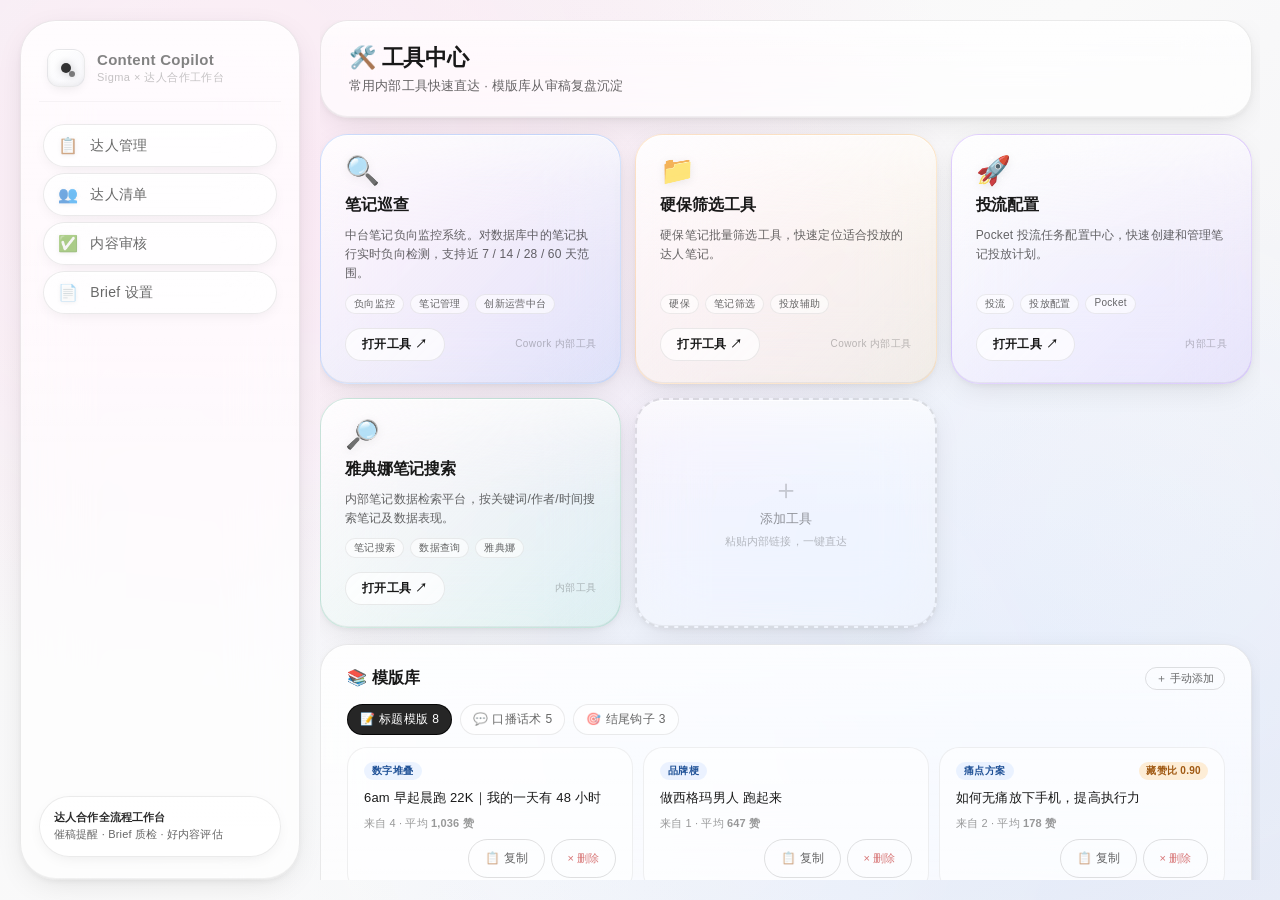
<file: launch.html>
<!DOCTYPE html>
<html lang="zh-CN">
<head>
  <meta charset="UTF-8">
  <meta name="viewport" content="width=device-width, initial-scale=1.0">
  <title>Content Copilot · 工具中心</title>
  <link rel="stylesheet" href="./assets/style.css?v=2300">
  <style>
    .page-hero { padding: 22px 28px; margin-bottom: 16px; }
    .page-hero h1 { font-size: 22px; font-weight: 700; letter-spacing: -0.01em; margin-bottom:4px; }
    .page-hero .sub { font-size: 13px; color: var(--text-soft); }

    /* 工具卡片网格 */
    .tool-grid {
      display: grid;
      grid-template-columns: repeat(auto-fill, minmax(280px, 1fr));
      gap: 14px;
      margin-bottom: 16px;
    }
    .tool-card {
      padding: 22px 24px;
      border-radius: var(--r-lg);
      display: flex;
      flex-direction: column;
      gap: 10px;
      cursor: default;
      transition: transform 0.25s var(--ease), box-shadow 0.25s var(--ease);
    }
    .tool-card:hover { transform: translateY(-2px); }

    .tool-icon {
      font-size: 28px;
      line-height: 1;
      filter: drop-shadow(0 2px 4px rgba(0,0,0,0.08));
    }
    .tool-name {
      font-size: 16px; font-weight: 700; letter-spacing: -0.01em;
    }
    .tool-desc {
      font-size: 12px; color: var(--text-soft); line-height: 1.6;
      flex: 1;
    }
    .tool-tags {
      display: flex; gap: 6px; flex-wrap: wrap;
    }
    .tool-tag {
      font-size: 10px; padding: 2px 8px; border-radius: 999px;
      background: rgba(255,255,255,0.6); color: var(--text-soft);
      border: 1px solid rgba(0,0,0,0.07); letter-spacing: 0.03em;
    }
    .tool-footer {
      display: flex; align-items: center; justify-content: space-between;
      margin-top: 4px;
    }
    .tool-open {
      display: inline-flex; align-items: center; gap: 5px;
      padding: 7px 16px; border-radius: 999px;
      font-size: 12px; font-weight: 600; letter-spacing: 0.03em;
      text-decoration: none; color: inherit;
      background: rgba(255,255,255,0.7);
      border: 1px solid rgba(0,0,0,0.08);
      transition: background 0.2s, transform 0.2s;
    }
    .tool-open:hover {
      background: rgba(255,255,255,0.95);
      transform: translateX(2px);
    }
    .tool-source {
      font-size: 10px; color: var(--text-faint); letter-spacing: 0.04em;
    }

    /* 自定义添加卡 */
    .tool-card.add-card {
      border: 2px dashed rgba(0,0,0,0.1);
      background: rgba(255,255,255,0.25);
      align-items: center; justify-content: center;
      text-align: center; gap: 8px;
      min-height: 160px;
    }
    .add-card-inner { display: flex; flex-direction: column; align-items: center; gap: 6px; }
    .add-card-plus { font-size: 28px; color: rgba(0,0,0,0.18); line-height:1; }
    .add-card-label { font-size: 13px; color: var(--text-muted); font-weight: 500; }
    .add-card-sub { font-size: 11px; color: var(--text-faint); }
    .add-form { display:none; flex-direction:column; gap:8px; width:100%; }
    .add-form.open { display:flex; }
    .add-form input {
      padding: 7px 10px; font-size: 12px; font-family: inherit;
      border: 1px solid rgba(0,0,0,0.1); border-radius: 8px;
      background: rgba(255,255,255,0.9);
    }
    .add-form-btns { display:flex; gap:8px; }

    /* 模版库区 */
    .section { padding: 22px 26px; margin-bottom: 16px; }
    .section-title-lg {
      font-size:16px; font-weight:600; letter-spacing: 0.01em;
      margin-bottom:14px; display:flex; align-items:center; justify-content:space-between;
    }
    .tpl-tabs { display:flex; gap:8px; flex-wrap:wrap; margin-bottom:12px; }
    .tpl-grid { display:grid; grid-template-columns: repeat(auto-fill, minmax(220px, 1fr)); gap: 10px; }
    .tpl-card {
      padding: 14px 16px; border-radius: var(--r-md);
      background: rgba(255,255,255,0.55); border: 1px solid rgba(0,0,0,0.06);
      display: flex; flex-direction: column; gap: 8px;
    }
    .tpl-card .head { display:flex; align-items:center; justify-content:space-between; }
    .tpl-card .type {
      font-size: 10px; padding: 2px 8px; border-radius: 999px;
      background: rgba(200,220,255,0.35); color: rgba(30,80,150,1);
      letter-spacing: 0.04em; font-weight: 600;
    }
    .tpl-badge {
      font-size:10px; padding: 2px 7px; border-radius:999px;
      background: rgba(255,200,120,0.3); color: rgba(160,90,20,1);
      font-weight:600; letter-spacing:0.03em;
    }
    .tpl-card .text { font-size: 13px; line-height: 1.55; color: var(--text); }
    .tpl-card .meta { font-size: 11px; color: var(--text-muted); }
    .tpl-card .actions { display:flex; gap:6px; justify-content:flex-end; }
    .tpl-empty { text-align:center; padding: 32px 0; color: var(--text-muted); font-size:13px; }
    .tpl-empty .te-sub { font-size:11px; margin-top:6px; }
  </style>
  <script src="./assets/main.js?v=2300"></script>
</head>
<body>

  <script src="./assets/data.js"></script>
  <script>
    // ======= 工具列表（默认内置，可本地追加）=======
    const DEFAULT_TOOLS = [
      {
        id: 'kos-patrol',
        icon: '🔍',
        name: '笔记巡查',
        desc: '中台笔记负向监控系统。对数据库中的笔记执行实时负向检测，支持近 7 / 14 / 28 / 60 天范围。',
        tags: ['负向监控', '笔记管理', '创新运营中台'],
        url: 'https://cowork.xiaohongshu.com/s/kos-patrol-app/',
        source: 'Cowork 内部工具',
        accent: 'rgba(120,180,255,0.18)',
        border: 'rgba(120,180,255,0.3)',
      },
      {
        id: 'hard-ad-filter',
        icon: '📁',
        name: '硬保筛选工具',
        desc: '硬保笔记批量筛选工具，快速定位适合投放的达人笔记。',
        tags: ['硬保', '笔记筛选', '投放辅助'],
        url: 'https://cowork.xiaohongshu.com/s/hard-ad-filter/',
        source: 'Cowork 内部工具',
        accent: 'rgba(255,200,120,0.15)',
        border: 'rgba(255,180,80,0.25)',
      },
      {
        id: 'pocket-invest',
        icon: '🚀',
        name: '投流配置',
        desc: 'Pocket 投流任务配置中心，快速创建和管理笔记投放计划。',
        tags: ['投流', '投放配置', 'Pocket'],
        url: 'https://pocket.devops.xiaohongshu.com/subapp/flow/invest/config',
        source: '内部工具',
        accent: 'rgba(180,140,255,0.15)',
        border: 'rgba(160,100,255,0.25)',
      },
      {
        id: 'athena-note-search',
        icon: '🔎',
        name: '雅典娜笔记搜索',
        desc: '内部笔记数据检索平台，按关键词/作者/时间搜索笔记及数据表现。',
        tags: ['笔记搜索', '数据查询', '雅典娜'],
        url: 'https://athena-next.devops.xiaohongshu.com/athenanextuser/note-search',
        source: '内部工具',
        accent: 'rgba(120,220,180,0.15)',
        border: 'rgba(80,180,140,0.25)',
      },
    ];

    const STORE_KEY = 'cc_tools';

    function loadTools() {
      const saved = localStorage.getItem(STORE_KEY);
      const custom = saved ? JSON.parse(saved) : [];
      return [...DEFAULT_TOOLS, ...custom];
    }

    function saveCustomTools(tools) {
      const custom = tools.filter(t => !DEFAULT_TOOLS.find(d => d.id === t.id));
      localStorage.setItem(STORE_KEY, JSON.stringify(custom));
    }

    let tools = loadTools();
    let showAddForm = false;

    window.toggleAddForm = function() {
      showAddForm = !showAddForm;
      render();
      if (showAddForm) setTimeout(() => document.getElementById('add_name')?.focus(), 50);
    };

    window.saveNewTool = function() {
      const name = document.getElementById('add_name')?.value.trim();
      const url  = document.getElementById('add_url')?.value.trim();
      const desc = document.getElementById('add_desc')?.value.trim();
      if (!name || !url) { toast('请填写工具名称和链接'); return; }
      const newTool = {
        id: 'custom_' + Date.now(),
        icon: '🔧',
        name,
        desc: desc || '自定义工具',
        tags: ['自定义'],
        url,
        source: '自定义添加',
        accent: 'rgba(200,200,200,0.18)',
        border: 'rgba(180,180,180,0.2)',
      };
      tools.push(newTool);
      saveCustomTools(tools);
      showAddForm = false;
      toast('✓ 工具已添加');
      render();
    };

    window.removeTool = function(id) {
      if (!confirm('确认删除这个工具？')) return;
      tools = tools.filter(t => t.id !== id);
      saveCustomTools(tools);
      toast('已删除');
      render();
    };

    // ======= 模版库 =======
    // 从 localStorage 读（笔记分析入库的数据在这里），merge 静态默认数据
    function getTemplates() {
      const saved = store.get('templates', null);
      const def = window.CC_DATA.templates;
      const banned = store.get('tpl_banned', []);
      function notBanned(d) { return !banned.includes(d.text); }
      if (!saved) return {
        titles: (def.titles||[]).filter(notBanned),
        scripts: (def.scripts||[]).filter(notBanned),
        ctas: (def.ctas||[]).filter(notBanned),
      };
      return {
        titles:  [...(saved.titles  || []), ...(def.titles  || []).filter(d => notBanned(d) && !(saved.titles  ||[]).some(s=>s.text===d.text))],
        scripts: [...(saved.scripts || []), ...(def.scripts || []).filter(d => notBanned(d) && !(saved.scripts ||[]).some(s=>s.text===d.text))],
        ctas:    [...(saved.ctas    || []), ...(def.ctas    || []).filter(d => notBanned(d) && !(saved.ctas    ||[]).some(s=>s.text===d.text))],
      };
    }
    let tplTab = 'titles';
    const tplTabs = [
      { k: 'titles',  name: '📝 标题模版',  hint: '从爆款标题沉淀' },
      { k: 'scripts', name: '💬 口播话术',   hint: '从高完播脚本沉淀' },
      { k: 'ctas',    name: '🎯 结尾钩子',   hint: '拉关注/收藏/私信' },
    ];
    window.setTpl = function(k) { tplTab = k; render(); };

    function tplCard(item, kind) {
      const src = item.source ? `来自达人·${item.source}` : (item.from ? `来自 ${item.from.join('、')}` : '');
      const delBtn = `<button class="btn-ghost" style="color:rgba(200,60,60,0.7);font-size:11px;" onclick='deleteTpl("${kind}",${JSON.stringify(item.id||item.text)})'>× 删除</button>`;
      const srcTag = item.source ? `<span class="tpl-badge" style="background:rgba(99,102,241,0.12);color:rgba(79,70,229,1);">笔记分析</span>` : '';
      if (kind === 'titles') return `
        <div class="tpl-card">
          <div class="head">
            <span class="type">${item.type||item.name||'标题'}</span>
            ${item.badge ? `<span class="tpl-badge">${item.badge}</span>` : srcTag}
          </div>
          <div class="text">${item.text}</div>
          ${src ? `<div class="meta">${src}${item.avgLikes ? ` · 平均 <b>${item.avgLikes.toLocaleString()} 赞</b>` : ''}</div>` : ''}
          <div class="actions"><button class="btn-ghost" onclick='copyText(${JSON.stringify(item.text)}, "标题已复制")'>📋 复制</button>${delBtn}</div>
        </div>`;
      if (kind === 'scripts') return `
        <div class="tpl-card">
          <div class="head"><span class="type">${item.name||'话术'}</span>${srcTag}</div>
          <div class="text">${item.text}</div>
          ${src ? `<div class="meta">${src}</div>` : ''}
          <div class="actions"><button class="btn-ghost" onclick='copyText(${JSON.stringify(item.text)}, "话术已复制")'>📋 复制</button>${delBtn}</div>
        </div>`;
      if (kind === 'ctas') return `
        <div class="tpl-card">
          <div class="head">
            <span class="type">${item.name||'结尾钩子'}</span>
            ${item.suit ? `<span class="tpl-badge" style="background:rgba(120,220,180,0.22);color:rgba(20,120,80,1);">${item.suit}</span>` : srcTag}
          </div>
          <div class="text">${item.text}</div>
          ${src ? `<div class="meta">${src}</div>` : ''}
          <div class="actions"><button class="btn-ghost" onclick='copyText(${JSON.stringify(item.text)}, "钩子已复制")'>📋 复制</button>${delBtn}</div>
        </div>`;
      return '';
    }

    // ======= 渲染 =======
    function render() {
      const toolCards = tools.map(t => `
        <div class="glass tool-card panel-hover" style="border-color:${t.border||''}; background: linear-gradient(135deg, rgba(255,255,255,0.72), ${t.accent||'rgba(240,240,255,0.18)'});">
          <div class="tool-icon">${t.icon}</div>
          <div class="tool-name">${t.name}</div>
          <div class="tool-desc">${t.desc}</div>
          <div class="tool-tags">${(t.tags||[]).map(tag => `<span class="tool-tag">${tag}</span>`).join('')}</div>
          <div class="tool-footer">
            <a class="tool-open" href="${t.url}" target="_blank" rel="noopener">打开工具 ↗</a>
            <span class="tool-source">${t.source||''}</span>
            ${!DEFAULT_TOOLS.find(d=>d.id===t.id) ? `<button class="btn-ghost" style="font-size:10px;padding:3px 8px;" onclick="removeTool('${t.id}')">删除</button>` : ''}
          </div>
        </div>
      `).join('');

      const addCard = `
        <div class="glass tool-card add-card panel-hover" onclick="${!showAddForm ? 'toggleAddForm()' : ''}">
          ${showAddForm ? `
            <div class="add-form open" onclick="event.stopPropagation()">
              <input id="add_name" placeholder="工具名称（如：投流平台）">
              <input id="add_url"  placeholder="链接（https://...）">
              <input id="add_desc" placeholder="简短描述（可选）">
              <div class="add-form-btns">
                <button class="btn-ghost" onclick="toggleAddForm()">取消</button>
                <button class="btn-primary" onclick="saveNewTool()">保存</button>
              </div>
            </div>
          ` : `
            <div class="add-card-inner">
              <div class="add-card-plus">＋</div>
              <div class="add-card-label">添加工具</div>
              <div class="add-card-sub">粘贴内部链接，一键直达</div>
            </div>
          `}
        </div>
      `;

      const curTab = tplTabs.find(t => t.k === tplTab);
      const T = getTemplates();
      const curItems = T[tplTab] || [];
      const tplSection = `
        <div class="glass section panel-hover">
          <div class="section-title-lg">
            <span>📚 模版库</span>
            <button class="btn-ghost" style="font-size:11px;padding:3px 10px;" onclick="openAddTpl()">＋ 手动添加</button>
          </div>
          <div class="tpl-tabs">
            ${tplTabs.map(t => `<button class="chip-btn ${tplTab===t.k?'on':''}" onclick="setTpl('${t.k}')">${t.name} ${T[t.k]?.length||0}</button>`).join('')}
          </div>
          <div class="tpl-grid">
            ${curItems.length
              ? curItems.map(x => tplCard(x, tplTab)).join('')
              : `<div class="tpl-empty">
                  <div>还没有${curTab.name.replace(/[📝💬🎯]/g,'')}模版</div>
                  <div class="te-sub">在「达人管理」审稿完成后点「⭐ 沉淀模版」，好内容自动入库</div>
                </div>`
            }
          </div>
        </div>
      `;

      const html = `
        <div class="glass page-hero panel-hover">
          <h1>🛠️ 工具中心</h1>
          <div class="sub">常用内部工具快速直达 · 模版库从审稿复盘沉淀</div>
        </div>
        <div class="tool-grid">${toolCards}${addCard}</div>
        ${tplSection}
      `;
      window.mountShell(html);

      // 模版库手动添加弹窗（每次 render 后重新注入）
      if (!document.getElementById('addTplModal')) {
        const m = document.createElement('div');
        m.id = 'addTplModal';
        m.style.cssText = 'display:none;position:fixed;inset:0;z-index:9999;background:rgba(0,0,0,0.25);backdrop-filter:blur(4px);display:flex;align-items:center;justify-content:center;';
        m.style.display = 'none';
        m.innerHTML = `
          <div class="glass" style="width:480px;padding:28px 24px;border-radius:20px;">
            <h3 style="margin:0 0 16px;font-size:16px;">手动添加模版</h3>
            <div class="form-group" style="margin-bottom:10px;">
              <label style="font-size:12px;color:var(--text-muted);display:block;margin-bottom:4px;">类型</label>
              <select id="atpl_kind" style="width:100%;padding:8px 12px;border-radius:10px;border:1px solid rgba(0,0,0,0.1);background:rgba(255,255,255,0.7);font-size:13px;">
                <option value="titles">📝 标题模版</option>
                <option value="scripts">💬 口播话术</option>
                <option value="ctas">🎯 结尾钓子</option>
              </select>
            </div>
            <div class="form-group" style="margin-bottom:10px;">
              <label style="font-size:12px;color:var(--text-muted);display:block;margin-bottom:4px;">标题/名称</label>
              <input id="atpl_name" placeholder="如：数字堆叠类" style="width:100%;padding:8px 12px;border-radius:10px;border:1px solid rgba(0,0,0,0.1);background:rgba(255,255,255,0.7);font-size:13px;box-sizing:border-box;">
            </div>
            <div class="form-group" style="margin-bottom:16px;">
              <label style="font-size:12px;color:var(--text-muted);display:block;margin-bottom:4px;">内容</label>
              <textarea id="atpl_text" rows="4" placeholder="输入模版内容..." style="width:100%;padding:8px 12px;border-radius:10px;border:1px solid rgba(0,0,0,0.1);background:rgba(255,255,255,0.7);font-size:13px;box-sizing:border-box;resize:vertical;"></textarea>
            </div>
            <div style="display:flex;gap:8px;justify-content:flex-end;">
              <button class="btn-ghost" onclick="closeAddTpl()"> 关闭</button>
              <button class="btn-primary" onclick="saveAddTpl()"> 保存</button>
            </div>
          </div>
        `;
        document.body.appendChild(m);
      }
    }

    window.openAddTpl = function() {
      const m = document.getElementById('addTplModal');
      if (m) { m.style.display = 'flex'; document.getElementById('atpl_text').focus(); }
    };
    window.closeAddTpl = function() {
      const m = document.getElementById('addTplModal');
      if (m) m.style.display = 'none';
    };
    window.saveAddTpl = function() {
      const kind = document.getElementById('atpl_kind').value;
      const name = document.getElementById('atpl_name').value.trim();
      const text = document.getElementById('atpl_text').value.trim();
      if (!text) { toast('请先填写内容'); return; }
      const tpls = store.get('templates', { titles:[], scripts:[], ctas:[] });
      const newItem = kind === 'titles'
        ? { type: name||'自定义', text, from:['手动添加'], avgLikes: 0, badge:'手动', _manual:true, id: Date.now() }
        : kind === 'scripts'
        ? { name: name||'自定义', text, from:['手动添加'], _manual:true, id: Date.now() }
        : { name: name||'自定义', text, suit:'通用', _manual:true, id: Date.now() };
      tpls[kind] = [newItem, ...(tpls[kind]||[])];
      store.set('templates', tpls);
      closeAddTpl();
      toast('模版已添加');
      render();
    };
    window.deleteTpl = function(kind, idOrText) {
      if (!confirm('确认删除这个模版？')) return;
      const tpls = store.get('templates', { titles:[], scripts:[], ctas:[] });
      // 先尝试从 localStorage 删除
      const before = (tpls[kind]||[]).length;
      tpls[kind] = (tpls[kind]||[]).filter(x => x.id !== idOrText && x.text !== idOrText);
      if (tpls[kind].length < before) {
        store.set('templates', tpls);
      } else {
        // 是静态数据，加入黑名单
        const banned = store.get('tpl_banned', []);
        if (!banned.includes(idOrText)) banned.push(idOrText);
        store.set('tpl_banned', banned);
      }
      toast('已删除');
      render();
    };

    document.addEventListener('DOMContentLoaded', function() {
      render();
    });
  </script>
</body>
</html>
</file>
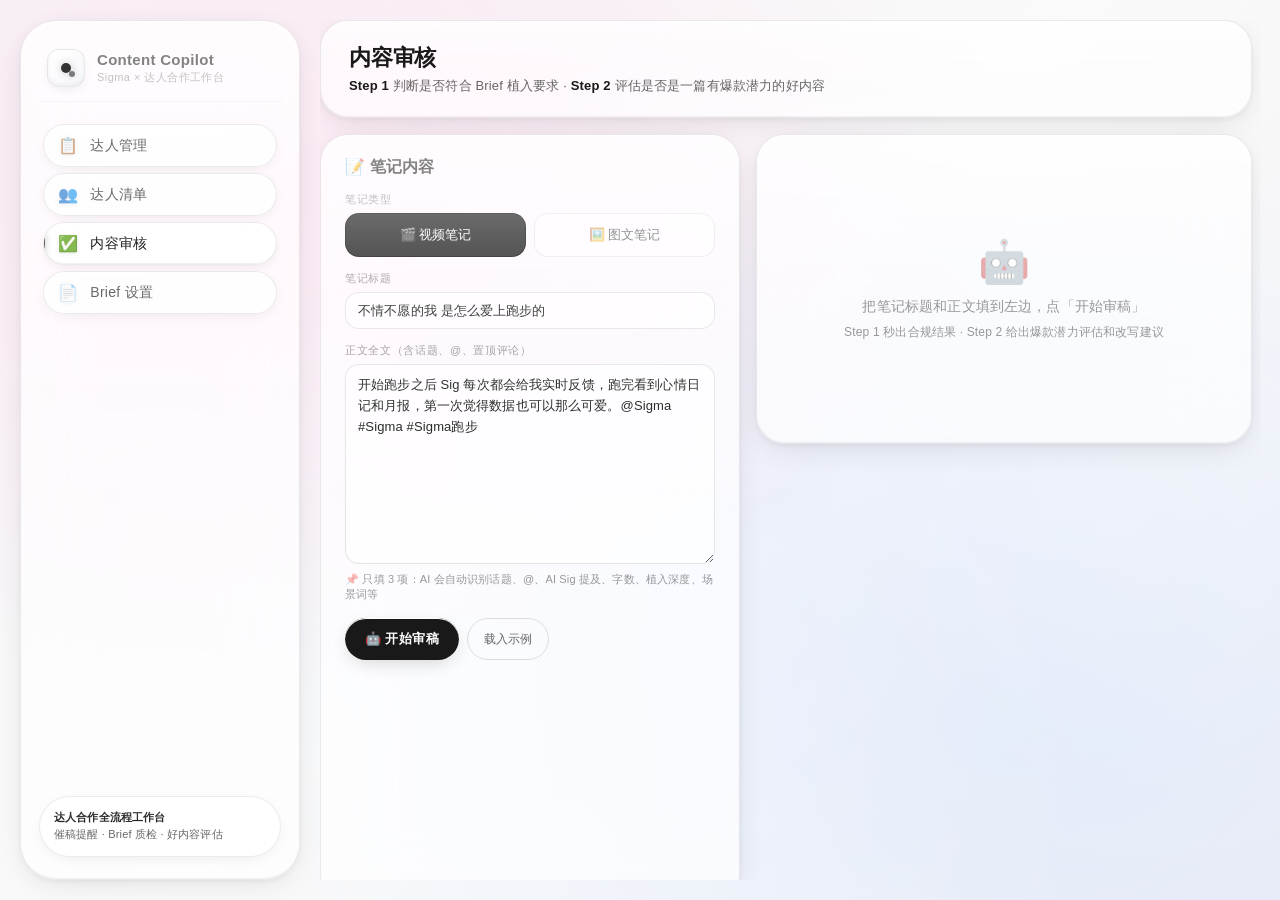
<file: review.html>
<!DOCTYPE html>
<html lang="zh-CN">
<head>
  <meta charset="UTF-8">
  <meta name="viewport" content="width=device-width, initial-scale=1.0">
  <title>Content Copilot · 内容审核</title>
  <link rel="stylesheet" href="./assets/style.css?v=2400">
  <style>
    /* review v2 特定样式（仅本页） */
    .review-header {
      padding: 22px 28px; margin-bottom: 16px;
    }
    .review-header h1 { font-size: 22px; font-weight: 700; letter-spacing: -0.01em; }
    .review-header .sub { font-size: 13px; color: var(--text-soft); margin-top:4px; }
    .review-header .sub b { color: var(--text); font-weight: 600; }

    .step-block {
      padding: 22px 24px; margin-bottom: 16px;
    }
    .step-tag {
      display:inline-flex; align-items:center; gap:6px;
      font-size:11px; letter-spacing:0.08em; text-transform:uppercase;
      color:var(--text-muted); margin-bottom:6px;
    }
    .step-tag::before {
      content:""; width:6px; height:6px; border-radius:50%;
      background: rgba(120,220,180,0.9); box-shadow: 0 0 8px rgba(120,220,180,0.6);
    }
    .step-title { font-size:18px; font-weight:700; letter-spacing:-0.01em; margin-bottom: 12px; }

    /* Step1 合规 */
    .compliance-head {
      display:flex; align-items:center; justify-content:space-between;
      padding: 16px 20px; border-radius: var(--r-md);
      background: rgba(255,255,255,0.5); border:1px solid rgba(0,0,0,0.06);
      margin-bottom: 12px;
    }
    .compliance-head.pass { background: rgba(120,220,180,0.15); border-color: rgba(120,220,180,0.35); }
    .compliance-head.fail { background: rgba(255,150,150,0.12); border-color: rgba(255,150,150,0.3); }
    .compliance-verdict { font-size:24px; font-weight:800; letter-spacing:-0.02em; }
    .compliance-count { font-size:13px; color:var(--text-soft); }

    .compliance-list { display:flex; flex-direction:column; gap:8px; }
    .compliance-item {
      padding: 12px 16px; border-radius: var(--r-sm);
      border: 1px solid rgba(0,0,0,0.06);
      display:flex; gap: 12px; align-items:start;
    }
    .compliance-item.pass { background: rgba(120,220,180,0.10); border-color: rgba(120,220,180,0.25); }
    .compliance-item.fail { background: rgba(255,180,120,0.10); border-color: rgba(255,180,120,0.3); }
    .ci-ico { flex-shrink:0; font-size:16px; line-height:1.4; }
    .ci-body { flex:1; }
    .ci-label { font-size:13px; font-weight:600; margin-bottom: 3px; }
    .ci-hint { font-size:12px; color: var(--text-soft); line-height:1.5; }
    .ci-fix {
      margin-top: 6px; padding: 8px 10px;
      background: rgba(255,255,255,0.7); border-left: 2px solid rgba(255,150,80,0.6);
      font-size:12px; color: var(--text); line-height: 1.55;
      border-radius: 4px;
    }
    .ci-fix::before { content: "🔧 修复"; font-size:10px; color: rgba(160,90,20,1); font-weight: 600; letter-spacing:0.04em; display:block; margin-bottom:2px; }

    /* Step2 潜力 */
    .potential-card {
      padding: 18px 22px; border-radius: var(--r-md);
      display:flex; align-items:center; justify-content:space-between; gap: 20px;
      margin-bottom: 14px; border: 1px solid rgba(0,0,0,0.08);
    }
    .potential-card.hot { background: linear-gradient(90deg, rgba(255,200,120,0.18), rgba(255,150,180,0.18)); border-color: rgba(255,150,180,0.35); }
    .potential-card.good { background: rgba(200,220,255,0.18); border-color: rgba(120,180,255,0.35); }
    .potential-card.warn { background: rgba(255,220,150,0.18); border-color: rgba(255,180,80,0.35); }
    .potential-title { font-size:22px; font-weight:800; letter-spacing:-0.01em; }
    .potential-desc { font-size:12px; color:var(--text-soft); margin-top:4px; }

    .element-grid {
      display:grid; grid-template-columns: 1fr 1fr; gap: 12px;
    }
    .element-card {
      padding: 16px 18px; border-radius: var(--r-md);
      background: rgba(255,255,255,0.55); border:1px solid rgba(0,0,0,0.06);
      display:flex; flex-direction:column; gap: 8px;
    }
    .el-head { display:flex; align-items:center; justify-content:space-between; }
    .el-name { font-size:14px; font-weight:600; }
    .el-badge {
      font-size:11px; padding: 2px 9px; border-radius:999px; font-weight:700;
      letter-spacing:0.05em;
    }
    .el-badge.A { background: rgba(120,220,180,0.25); color: rgba(20,120,80,0.95); }
    .el-badge.B { background: rgba(200,220,255,0.35); color: rgba(30,80,150,1); }
    .el-badge.C { background: rgba(255,180,120,0.3); color: rgba(180,80,20,1); }
    .el-diag { font-size:12px; color:var(--text-soft); line-height:1.55; }
    .el-fix {
      padding: 10px 12px; border-radius: 8px;
      background: rgba(200,220,255,0.15); border: 1px solid rgba(120,180,255,0.25);
      font-size:12px; color: var(--text); line-height:1.6; white-space: pre-line;
    }
    .el-fix::before {
      content: "💡 改写建议"; font-size:10px; color: rgba(30,80,150,0.95); font-weight:600;
      letter-spacing:0.05em; display:block; margin-bottom:4px;
    }
    .title-suggests { display:flex; flex-direction:column; gap:6px; }
    .title-sug {
      padding: 8px 10px; background: rgba(255,255,255,0.7); border-radius: 6px;
      border-left: 2px solid rgba(120,180,255,0.6);
      font-size:12px;
    }
    .title-sug small { color: var(--text-muted); font-size:10px; letter-spacing:0.05em; text-transform:uppercase; margin-right:6px; }

    /* form 精简 */
    .compact-form { padding: 22px 24px; }
    .compact-form .form-group { margin-bottom: 14px; }
    .compact-form textarea { min-height: 200px; font-family: inherit; line-height:1.6; }
    .type-toggle { display:flex; gap:8px; }
    .type-btn {
      flex:1; padding:12px; border-radius: var(--r-sm); cursor:pointer;
      background: rgba(255,255,255,0.55); border: 1px solid rgba(0,0,0,0.08);
      font-size:13px; color: var(--text-soft); text-align:center;
      transition: all 0.25s var(--ease);
    }
    .type-btn.on { background: rgba(0,0,0,0.9); color:#fff; border-color: rgba(0,0,0,0.9); }
    .type-btn:hover:not(.on) { background: rgba(255,255,255,0.85); color: var(--text); }

    .empty-state {
      text-align:center; padding: 80px 20px; color: var(--text-muted); font-size:14px;
    }
    .empty-state .big { font-size: 42px; margin-bottom: 12px; }
    .empty-state .sub-line { font-size:12px; margin-top: 8px; }

    /* 模版建议块（审稿页内嵌） */
    .tpl-suggest-block { margin-top: 18px; padding-top: 14px; border-top: 1px dashed rgba(0,0,0,0.1); }
    .tpl-group { margin-top: 10px; }
    .tpl-group-title { font-size: 12px; font-weight: 600; color: var(--text-soft); margin-bottom: 6px; letter-spacing: 0.03em; }
    .tpl-grid-mini { display: grid; grid-template-columns: 1fr 1fr; gap: 8px; }
    .tpl-suggest-block .tpl-card {
      padding: 10px 12px; border-radius: 10px;
      background: rgba(255,255,255,0.55); border: 1px solid rgba(0,0,0,0.06);
      display: flex; flex-direction: column; gap: 5px;
    }
    .tpl-suggest-block .tpl-card .head { display: flex; align-items: center; justify-content: space-between; }
    .tpl-suggest-block .tpl-card .type {
      font-size: 10px; padding: 2px 7px; border-radius: 999px;
      background: rgba(200,220,255,0.35); color: rgba(30,80,150,1); letter-spacing: 0.04em; font-weight: 600;
    }
    .tpl-suggest-block .tpl-card .text { font-size: 12px; line-height: 1.5; color: var(--text); }
    .tpl-suggest-block .tpl-card .meta { font-size: 10px; color: var(--text-muted); }
    .tpl-suggest-block .tpl-card .actions { display: flex; justify-content: flex-end; }
    .tpl-suggest-block .tpl-badge {
      font-size:10px; padding: 2px 7px; border-radius:999px;
      background: rgba(255,200,120,0.3); color: rgba(160,90,20,1); font-weight:600; letter-spacing:0.03em;
    }
    @media (max-width: 900px) {
      .tpl-grid-mini { grid-template-columns: 1fr; }
    }
  </style>
  <script src="./assets/main.js?v=2400"></script>
</head>
<body>
  <script src="./assets/data.js"></script>
  <script src="./assets/brief-import.js"></script>
  <script src="./assets/review.js"></script>
  <script>
    const samples = {
      video: {
        type: 'video',
        title: '不情不愿的我 是怎么爱上跑步的',
        copy: '开始跑步之后 Sig 每次都会给我实时反馈，跑完看到心情日记和月报，第一次觉得数据也可以那么可爱。@Sigma #Sigma #Sigma跑步',
      },
      image: {
        type: 'image',
        title: '减脂 21 天｜校园跑量赛 D8 我瘦了 3 斤',
        copy: 'Sigma 是我最近挖到的宝藏跑步 app～无广告超清爽，AI 搭子 Sig 结合北体大知识库给我制定了减脂计划。今天跑完看到消耗了一根香蕉的热量成就感直接拉满！校园跑量赛真的太好玩了，跑 1 公里就能抽装备。@Sigma #Sigma #Sigma跑步',
      },
    };
    let form = JSON.parse(JSON.stringify(samples.video));
    let result = null;

    function escapeHtml(s) { return (s||'').replace(/[&<>"']/g, m => ({ '&':'&amp;','<':'&lt;','>':'&gt;','"':'&quot;',"'":'&#39;'}[m])); }

    function renderForm() {
      return `
      <div class="section-title" style="margin-bottom:14px;">📝 笔记内容</div>

      <div class="form-group">
        <label>笔记类型</label>
        <div class="type-toggle">
          <button class="type-btn ${form.type==='video'?'on':''}" onclick="setType('video')">🎬 视频笔记</button>
          <button class="type-btn ${form.type==='image'?'on':''}" onclick="setType('image')">🖼️ 图文笔记</button>
        </div>
      </div>

      <div class="form-group">
        <label>笔记标题</label>
        <input id="f_title" value="${escapeHtml(form.title||'')}" placeholder="填写你的笔记标题">
      </div>

      <div class="form-group">
        <label>正文全文（含话题、@、置顶评论）</label>
        <textarea id="f_copy" placeholder="把完整正文贴进来，包括 #话题 和 @Sigma">${escapeHtml(form.copy||'')}</textarea>
        <div class="form-hint">📌 只填 3 项：AI 会自动识别话题、@、AI Sig 提及、字数、植入深度、场景词等</div>
      </div>

      <div style="display:flex;gap:8px;margin-top:16px;flex-wrap:wrap;">
        <button class="btn-primary" onclick="runReview()">🤖 开始审稿</button>
        <button class="btn-ghost" onclick="loadSample()">载入示例</button>
        ${result ? '<button class="btn-ghost" onclick="sendFeedback()">📤 发反馈给达人</button>' : ''}
      </div>
      `;
    }

    function renderStep1(s1) {
      const cls = s1.pass ? 'pass' : 'fail';
      return `
        <div class="glass step-block panel-hover">
          <div class="step-tag">STEP 1 · Brief 合规质检</div>
          <div class="step-title">是否符合 Brief 硬性植入要求</div>
          <div class="compliance-head ${cls}">
            <div>
              <div class="compliance-verdict">${s1.pass ? '✅ 合规' : '❌ 不合规'}</div>
              <div class="compliance-count">${s1.passCount}/${s1.total} 条通过</div>
            </div>
            <div style="font-size:11px;color:var(--text-muted);letter-spacing:0.05em;text-align:right;">
              ${s1.pass ? '可以进入内容质量评估' : '请先修复必扣项，再评估爆款潜力'}
            </div>
          </div>
          <div class="compliance-list">
            ${s1.items.map(i => `
              <div class="compliance-item ${i.pass?'pass':'fail'}">
                <div class="ci-ico">${i.pass?'✅':'❌'}</div>
                <div class="ci-body">
                  <div class="ci-label">${i.label}</div>
                  <div class="ci-hint">${i.hint}</div>
                  ${i.fix ? `<div class="ci-fix">${escapeHtml(i.fix).replace(/\n/g,'<br>')}</div>` : ''}
                </div>
              </div>
            `).join('')}
          </div>
        </div>
      `;
    }

    function renderElementCard(name, el, extra) {
      let fixBlock = '';
      if (el.rewrite) {
        if (Array.isArray(el.rewrite)) {
          fixBlock = `<div class="el-fix"><div class="title-suggests">${el.rewrite.map(r => `<div class="title-sug"><small>${r.type}</small>${escapeHtml(r.text)}</div>`).join('')}</div></div>`;
        } else {
          fixBlock = `<div class="el-fix">${escapeHtml(el.rewrite).replace(/\n/g,'<br>')}</div>`;
        }
      }
      return `
        <div class="element-card">
          <div class="el-head">
            <div class="el-name">${name}</div>
            <div class="el-badge ${el.score}">${el.score}</div>
          </div>
          <div class="el-diag">${el.diagnosis}${extra || ''}</div>
          ${fixBlock}
        </div>
      `;
    }

    function renderStep2(s2, s1) {
      const gray = !s1.pass;
      return `
        <div class="glass step-block panel-hover" style="${gray?'opacity:0.6;':''}">
          <div class="step-tag">STEP 2 · 内容爆款潜力评估</div>
          <div class="step-title">是否是一篇有爆款潜力的好内容</div>

          <div class="potential-card ${s2.potentialColor}">
            <div>
              <div class="potential-title">${s2.potential}</div>
              <div class="potential-desc">${s2.potentialDesc}</div>
            </div>
            <div style="text-align:right;">
              <div style="font-size:11px;color:var(--text-muted);letter-spacing:0.05em;">A 级要素</div>
              <div style="font-size:26px;font-weight:800;letter-spacing:-0.02em;">${s2.aCount}<span style="font-size:14px;color:var(--text-muted);font-weight:500;">/4</span></div>
            </div>
          </div>

          <div class="element-grid">
            ${renderElementCard('🎣 标题钩子', s2.hook,
              s2.hook.types.length ? `<br><span style="color:var(--text-muted);font-size:11px;">参考：${s2.hook.types.map(t=>t.example).join(' · ')}</span>` : '')}
            ${renderElementCard('📍 植入深度 ' + s2.embed.level, s2.embed, '')}
            ${renderElementCard('🎨 场景化程度', s2.scene,
              s2.scene.hits.length ? `<br><span style="color:var(--text-muted);font-size:11px;">已用：${s2.scene.hits.join('、')}</span>` : '')}
            ${renderElementCard('💫 情绪/干货感', s2.vibe, '')}
          </div>

          ${renderTemplateSuggests(s2)}
        </div>
      `;
    }

    // 模版卡片渲染
    function tplCard(item, kind) {
      if (kind === 'titles') return `
        <div class="tpl-card">
          <div class="head">
            <span class="type">${item.type}</span>
            ${item.badge?`<span class="tpl-badge">${item.badge}</span>`:''}
          </div>
          <div class="text">${item.text}</div>
          <div class="meta">来自案 ${item.from.join('、')} · 平均 <b>${item.avgLikes.toLocaleString()} 赞</b></div>
          <div class="actions"><button class="btn-ghost" onclick='copyText(${JSON.stringify(item.text)}, "标题已复制")'>📋 复制</button></div>
        </div>`;
      if (kind === 'scripts') return `
        <div class="tpl-card">
          <div class="head"><span class="type">${item.name}</span></div>
          <div class="text">${item.text}</div>
          <div class="meta">来自案 ${item.from.join('、')}</div>
          <div class="actions"><button class="btn-ghost" onclick='copyText(${JSON.stringify(item.text)}, "话术已复制")'>📋 复制</button></div>
        </div>`;
      if (kind === 'ctas') return `
        <div class="tpl-card">
          <div class="head">
            <span class="type">${item.name}</span>
            <span class="tpl-badge" style="background:rgba(120,220,180,0.22);color:rgba(20,120,80,1);">${item.suit}</span>
          </div>
          <div class="text">${item.text}</div>
          <div class="actions"><button class="btn-ghost" onclick='copyText(${JSON.stringify(item.text)}, "钩子话术已复制")'>📋 复制</button></div>
        </div>`;
      return '';
    }

    // 根据审稿结果（植入深度 embed.level + 意图）推荐 3-4 条模版
    function suggestTemplates(r) {
      const T = window.CC_DATA.templates;
      const picks = [];
      // 标题：根据命中钩子类型选 3 条；若一个都未命中则选 top 3
      const hookTypes = new Set((r.hook.types||[]).map(t=>t.name));
      const titles = T.titles.filter(t => hookTypes.has(t.type)).slice(0, 3);
      const fallbackTitles = T.titles.slice().sort((a,b)=>b.avgLikes-a.avgLikes).slice(0, 3);
      picks.push({ kind: 'titles', name: '标题可参考', items: titles.length ? titles : fallbackTitles });
      // 口播话术：根据植入层级
      let scripts;
      if (r.embed.level === 'L5') scripts = T.scripts.filter(s => s.name.includes('完整') || s.name.includes('深度'));
      else if (r.embed.level === 'L4') scripts = T.scripts.filter(s => s.name.includes('完整') || s.name.includes('基础'));
      else if (r.embed.level === 'L3') scripts = T.scripts.filter(s => s.name.includes('情绪') || s.name.includes('基础'));
      else scripts = T.scripts.slice(0, 2);
      picks.push({ kind: 'scripts', name: '口播话术可参考', items: scripts.slice(0, 2) });
      // 钩子：固定推 3 条
      picks.push({ kind: 'ctas', name: '结尾钩子可参考', items: T.ctas });
      return picks;
    }

    function renderTemplateSuggests(r) {
      const picks = suggestTemplates(r);
      return `
        <div class="tpl-suggest-block">
          <div class="sub-title">📚 直接可用的模版 <span class="count">从爆款沉淀 · 一键复制给达人</span></div>
          ${picks.map(p => `
            <div class="tpl-group">
              <div class="tpl-group-title">${p.name}</div>
              <div class="tpl-grid-mini">
                ${p.items.map(x => tplCard(x, p.kind)).join('')}
              </div>
            </div>
          `).join('')}
        </div>
      `;
    }

    function collect() {
      form.title = document.getElementById('f_title')?.value || '';
      form.copy = document.getElementById('f_copy')?.value || '';
    }

    window.setType = function(t) {
      collect();
      form.type = t;
      form = JSON.parse(JSON.stringify(samples[t]));
      render();
    };
    window.loadSample = function() {
      form = JSON.parse(JSON.stringify(samples[form.type]));
      result = null;
      render();
      toast('已载入' + (form.type==='video'?'视频':'图文') + '示例');
    };
    window.runReview = function() {
      collect();
      if (!form.title && !form.copy) {
        toast('请先填写标题或正文');
        return;
      }
      result = window.CC_REVIEW.review(form);
      render();
      const v = result.step1.pass && result.step2.aCount >= 3 ? '🔥 高爆款潜力' : (result.step1.pass ? '👍 合规' : '❌ 不合规');
      toast('审稿完成 · ' + v);
    };

    window.sendFeedback = function() {
      if (!result) return;
      const s1 = result.step1, s2 = result.step2;
      let msg = `【内容审稿反馈 · ${form.title || '未命名'}】\n\n`;
      msg += `STEP 1 · Brief 合规结果：${s1.pass ? '✅ 合规' : '❌ 不合规'}\n`;
      const fails = s1.items.filter(i => !i.pass);
      if (fails.length) {
        msg += `\n需要补齐：\n`;
        fails.forEach(i => msg += `• ${i.label}\n  → ${i.fix}\n`);
      }
      msg += `\nSTEP 2 · 内容潜力：${s2.potential}\n${s2.potentialDesc}\n\n具体建议：\n`;
      const cards = [['标题钩子', s2.hook], ['植入深度 '+s2.embed.level, s2.embed], ['场景化', s2.scene], ['情绪/干货感', s2.vibe]];
      cards.forEach(([n, el]) => {
        msg += `\n[${n}] ${el.score}级\n● ${el.diagnosis}\n`;
        if (el.rewrite) {
          if (Array.isArray(el.rewrite)) el.rewrite.forEach(r => msg += `  ▪ ${r.type}：${r.text}\n`);
          else msg += `  ▪ ${el.rewrite}\n`;
        }
      });
      copyText(msg, '反馈已复制，可直接发给达人');
    };

    function render() {
      const html = `
        <div class="glass review-header panel-hover">
          <h1>内容审核</h1>
          <div class="sub"><b>Step 1</b> 判断是否符合 Brief 植入要求 · <b>Step 2</b> 评估是否是一篇有爆款潜力的好内容</div>
        </div>

        <div class="review-layout" style="height: auto; min-height: calc(100vh - 130px);">
          <div class="glass compact-form">${renderForm()}</div>
          <div id="result-area">
            ${result ? renderStep1(result.step1) + renderStep2(result.step2, result.step1) : `
              <div class="glass step-block">
                <div class="empty-state">
                  <div class="big">🤖</div>
                  <div>把笔记标题和正文填到左边，点「开始审稿」</div>
                  <div class="sub-line">Step 1 秒出合规结果 · Step 2 给出爆款潜力评估和改写建议</div>
                </div>
              </div>
            `}
          </div>
        </div>
      `;
      document.querySelector('.content-scroll').innerHTML = html;
      // 修正 review-layout 高度
      const layout = document.querySelector('.review-layout');
      if (layout) layout.style.height = 'auto';
    }

    document.addEventListener('DOMContentLoaded', function() {
      mountShell('');
      render();
    });

    </script>
</body>
</html>
</file>
<file: assets/style.css>
/* ============================================================
   Content Copilot · Liquid Glass Edition (Light)
   ============================================================ */

:root {
  --font-sans: -apple-system, BlinkMacSystemFont, "SF Pro Display",
    "SF Pro Text", "PingFang SC", "Helvetica Neue", Arial, sans-serif;

  --glass-bg: rgba(255, 255, 255, 0.65);
  --glass-bg-strong: rgba(255, 255, 255, 0.8);
  --glass-border: rgba(0, 0, 0, 0.08);
  --glass-border-strong: rgba(0, 0, 0, 0.15);
  --glass-blur: 32px;
  --glass-saturate: 150%;

  --rim-light: linear-gradient(
    180deg,
    rgba(255, 255, 255, 0.9) 0%,
    rgba(255, 255, 255, 0.3) 20%,
    rgba(255, 255, 255, 0) 50%
  );

  --text: rgba(0, 0, 0, 0.9);
  --text-soft: rgba(0, 0, 0, 0.6);
  --text-muted: rgba(0, 0, 0, 0.4);
  --text-faint: rgba(0, 0, 0, 0.25);

  --r-sm: 14px;
  --r-md: 20px;
  --r-lg: 28px;
  --r-xl: 36px;

  --ease: cubic-bezier(0.22, 1, 0.36, 1);
}

* { box-sizing: border-box; margin: 0; padding: 0; }
html, body { height: 100%; overflow: hidden; }
body {
  font-family: var(--font-sans);
  color: var(--text);
  -webkit-font-smoothing: antialiased;
  -moz-osx-font-smoothing: grayscale;
  letter-spacing: 0.01em;
  position: relative;
}

/* ============================================================
   Backdrop
   ============================================================ */
.backdrop {
  position: fixed; inset: 0; z-index: -1;
  background:
    radial-gradient(ellipse at 20% 20%, rgba(255, 200, 230, 0.4) 0%, transparent 50%),
    radial-gradient(ellipse at 80% 80%, rgba(200, 220, 255, 0.4) 0%, transparent 55%),
    radial-gradient(ellipse at 50% 50%, rgba(240, 240, 250, 0.6) 0%, transparent 70%),
    linear-gradient(135deg, #f5f5f7 0%, #fafafa 50%, #f0f0f5 100%);
  overflow: hidden;
}
.orb {
  position: absolute; border-radius: 50%;
  filter: blur(100px); opacity: 0.5;
  mix-blend-mode: screen;
  animation: float 28s var(--ease) infinite alternate;
  will-change: transform;
}
.orb-1 { width: 600px; height: 600px; background: rgba(255,200,230,0.5); top: -150px; left: -100px; }
.orb-2 { width: 500px; height: 500px; background: rgba(200,220,255,0.4); top: 30%; right: -120px; animation-delay: -7s; }
.orb-3 { width: 650px; height: 650px; background: rgba(220,255,220,0.3); bottom: -200px; left: 25%; animation-delay: -14s; }
.orb-4 { width: 400px; height: 400px; background: rgba(255,240,200,0.3); top: 45%; left: 8%; animation-delay: -21s; }
@keyframes float {
  0%   { transform: translate3d(0, 0, 0) scale(1); }
  50%  { transform: translate3d(40px, -30px, 0) scale(1.05); }
  100% { transform: translate3d(-30px, 20px, 0) scale(0.97); }
}
.grain {
  position: absolute; inset: 0; opacity: 0.02;
  mix-blend-mode: overlay; pointer-events: none;
  background-image: url("data:image/svg+xml;utf8,<svg xmlns='http://www.w3.org/2000/svg' width='200' height='200'><filter id='n'><feTurbulence type='fractalNoise' baseFrequency='0.9'/></filter><rect width='100%25' height='100%25' filter='url(%23n)'/></svg>");
}

/* ============================================================
   Glass primitives
   ============================================================ */
.glass {
  background: var(--glass-bg);
  backdrop-filter: blur(var(--glass-blur)) saturate(var(--glass-saturate));
  -webkit-backdrop-filter: blur(var(--glass-blur)) saturate(var(--glass-saturate));
  border: 1px solid var(--glass-border);
  border-radius: var(--r-lg);
  box-shadow:
    inset 0 1px 0 0 rgba(255,255,255,0.8),
    inset 0 -1px 0 0 rgba(0,0,0,0.05),
    0 8px 32px -8px rgba(0,0,0,0.12),
    0 2px 8px -2px rgba(0,0,0,0.08);
  position: relative; overflow: hidden;
}
.glass::before {
  content: ""; position: absolute; inset: 0; border-radius: inherit;
  background: var(--rim-light); pointer-events: none; opacity: 0.6;
}
.glass-chip {
  background: var(--glass-bg);
  backdrop-filter: blur(24px) saturate(var(--glass-saturate));
  -webkit-backdrop-filter: blur(24px) saturate(var(--glass-saturate));
  border: 1px solid var(--glass-border);
  border-radius: 999px;
  box-shadow: inset 0 1px 0 0 rgba(255,255,255,0.9), 0 4px 16px -6px rgba(0,0,0,0.1);
  position: relative; overflow: hidden;
  transition: transform 0.4s var(--ease), background 0.3s var(--ease),
    border-color 0.3s var(--ease), box-shadow 0.4s var(--ease);
}
.glass-chip::before {
  content: ""; position: absolute; inset: 0; border-radius: inherit;
  background: var(--rim-light); pointer-events: none; opacity: 0.5;
}

/* ============================================================
   Shell layout
   ============================================================ */
.shell {
  display: grid;
  grid-template-columns: 280px 1fr;
  gap: 20px;
  padding: 20px;
  height: 100vh;
  max-width: 1600px;
  margin: 0 auto;
}

/* ============================================================
   Sidebar
   ============================================================ */
.sidebar {
  display: flex; flex-direction: column;
  padding: 22px 18px; gap: 18px;
  border-radius: var(--r-xl);
}
.brand {
  display: flex; align-items: center; gap: 12px;
  padding: 6px 8px 14px;
  border-bottom: 1px solid rgba(0,0,0,0.06);
}
.brand-mark {
  width: 38px; height: 38px; border-radius: 12px;
  background: linear-gradient(135deg, rgba(255,255,255,0.9), rgba(245,245,250,0.8));
  border: 1px solid rgba(0,0,0,0.08);
  display: grid; place-items: center; position: relative;
  box-shadow: inset 0 1px 0 rgba(255,255,255,1),
    inset 0 -2px 4px rgba(0,0,0,0.05), 0 4px 12px -4px rgba(0,0,0,0.1);
  flex-shrink: 0;
}
.brand-dot {
  width: 10px; height: 10px; border-radius: 50%;
  background: rgba(0,0,0,0.8);
  box-shadow: 0 0 8px rgba(0,0,0,0.2);
  position: absolute;
}
.brand-dot.alt {
  width: 6px; height: 6px;
  background: rgba(0,0,0,0.5);
  transform: translate(6px, 6px);
}
.brand-name { font-size: 15px; font-weight: 600; letter-spacing: 0.02em; color: rgba(0,0,0,0.9); }
.brand-tag { font-size: 11px; color: var(--text-muted); margin-top: 2px; letter-spacing: 0.04em; }

.nav { display: flex; flex-direction: column; gap: 6px; padding: 4px; flex: 1; }
.nav-item {
  display: flex; align-items: center; gap: 12px;
  padding: 11px 14px;
  color: var(--text-soft); text-decoration: none;
  font-size: 14px; font-weight: 500; letter-spacing: 0.02em;
  position: relative;
  transition: background 0.3s var(--ease), color 0.3s var(--ease), transform 0.3s var(--ease);
}
.nav-item:hover {
  background: rgba(255,255,255,0.5); color: var(--text);
  transform: translateX(2px);
}
.nav-item.active {
  background: rgba(255,255,255,0.85); color: var(--text);
  border-color: rgba(0,0,0,0.08);
  box-shadow: inset 0 1px 0 rgba(255,255,255,1),
    inset 0 -1px 0 rgba(0,0,0,0.05), 0 4px 12px -4px rgba(0,0,0,0.1);
}
.nav-item.active .nav-indicator {
  position: absolute; left: -2px; top: 25%; bottom: 25%;
  width: 3px; border-radius: 2px;
  background: linear-gradient(180deg, rgba(0,0,0,0.8), rgba(0,0,0,0.5));
  box-shadow: 0 0 6px rgba(0,0,0,0.3);
}
.nav-ico { font-size: 16px; filter: drop-shadow(0 1px 2px rgba(0,0,0,0.1)); }

.sidebar-foot { padding-top: 10px; }
.tagline {
  display: flex; gap: 6px; padding: 10px 14px;
  font-size: 11px; color: var(--text-muted); letter-spacing: 0.05em;
  justify-content: center; flex-wrap: wrap;
}
.tagline .dot { color: var(--text-faint); }

/* ============================================================
   Workspace
   ============================================================ */
.workspace {
  display: flex; flex-direction: column; gap: 18px;
  overflow-y: auto; padding: 8px 8px 8px 4px;
  scrollbar-width: thin;
  scrollbar-color: rgba(0,0,0,0.15) transparent;
}
.workspace::-webkit-scrollbar { width: 6px; }
.workspace::-webkit-scrollbar-thumb { background: rgba(0,0,0,0.15); border-radius: 3px; }

.workspace-head {
  display: flex; align-items: flex-end; justify-content: space-between;
  padding: 20px 26px;
}
.page-title {
  font-size: 32px; font-weight: 700; letter-spacing: -0.02em;
  color: rgba(0,0,0,0.95);
}
.page-sub {
  font-size: 14px; color: var(--text-soft); margin-top: 4px; letter-spacing: 0.02em;
}

/* ============================================================
   Buttons & Controls
   ============================================================ */
.btn {
  display: inline-flex; align-items: center; gap: 8px;
  padding: 12px 22px; font-size: 14px; font-weight: 600;
  color: rgba(0,0,0,0.9); text-decoration: none;
  background: rgba(255,255,255,0.8);
  border: 1px solid rgba(0,0,0,0.1);
  border-radius: 999px;
  cursor: pointer;
  box-shadow: inset 0 1px 0 rgba(255,255,255,0.9),
    0 4px 16px -6px rgba(0,0,0,0.15);
  transition: all 0.4s var(--ease);
  font-family: var(--font-sans);
}
.btn:hover {
  background: rgba(255,255,255,0.95);
  border-color: rgba(0,0,0,0.15);
  box-shadow: inset 0 1px 0 rgba(255,255,255,1),
    0 8px 24px -6px rgba(0,0,0,0.2);
}
.btn:active { transform: translateY(0) scale(0.98); }
.btn-primary {
  background: linear-gradient(180deg, rgba(255,255,255,0.95), rgba(240,240,245,0.9));
  border-color: rgba(0,0,0,0.12);
  box-shadow: inset 0 1px 0 rgba(255,255,255,1),
    0 6px 20px -6px rgba(0,0,0,0.2);
}
.btn-primary:hover {
  background: linear-gradient(180deg, #ffffff, rgba(245,245,250,0.95));
}
.btn-ghost {
  background: rgba(255,255,255,0.5);
  border-color: rgba(0,0,0,0.08);
  box-shadow: none;
  padding: 10px 18px;
}
.btn-ghost:hover {
  background: rgba(255,255,255,0.8);
  box-shadow: none;
}
.btn-icon {
  width: 32px; height: 32px; padding: 0;
  display: inline-flex; align-items: center; justify-content: center;
  border-radius: 10px;
  background: rgba(255,255,255,0.6);
  border: 1px solid rgba(0,0,0,0.08);
  color: rgba(0,0,0,0.5); cursor: pointer;
  transition: all 0.3s var(--ease);
}
.btn-icon:hover {
  background: rgba(255,255,255,0.9);
  color: rgba(0,0,0,0.8);
}
.btn-icon.danger:hover {
  background: rgba(255,80,80,0.1);
  color: #ff4444;
  border-color: rgba(255,80,80,0.2);
}

/* ============================================================
   Forms
   ============================================================ */
.field {
  display: flex; flex-direction: column; gap: 6px;
}
.field-label {
  font-size: 13px; font-weight: 500; color: var(--text-soft);
  letter-spacing: 0.02em;
}
.field-hint {
  font-size: 11px; color: var(--text-muted); letter-spacing: 0.02em;
}
.input, .textarea, .number-input {
  background: rgba(255,255,255,0.7);
  border: 1px solid rgba(0,0,0,0.1);
  border-radius: 14px;
  padding: 12px 16px;
  color: rgba(0,0,0,0.9);
  font-size: 14px;
  font-family: var(--font-sans);
  outline: none;
  transition: border-color 0.3s var(--ease), background 0.3s var(--ease);
  width: 100%;
}
.input:focus, .textarea:focus {
  border-color: rgba(0,0,0,0.2);
  background: rgba(255,255,255,0.9);
}
.input::placeholder, .textarea::placeholder {
  color: rgba(0,0,0,0.3);
}
.textarea {
  min-height: 200px; resize: vertical;
  line-height: 1.6;
}
.number-input {
  width: 64px; text-align: center;
  padding: 8px 4px;
  border-radius: 10px;
  font-weight: 600;
}
.number-input:focus { border-color: rgba(0,0,0,0.2); }

/* ============================================================
   Tabs / Filters
   ============================================================ */
.tabs {
  display: flex; gap: 6px; padding: 4px;
  background: rgba(255,255,255,0.5);
  border-radius: 999px;
  border: 1px solid rgba(0,0,0,0.08);
  display: inline-flex;
}
.tab {
  padding: 8px 18px;
  font-size: 13px; font-weight: 500;
  color: rgba(0,0,0,0.5);
  border-radius: 999px;
  cursor: pointer;
  border: none; background: none;
  transition: all 0.3s var(--ease);
  font-family: var(--font-sans);
}
.tab:hover { color: rgba(0,0,0,0.8); }
.tab.active {
  background: rgba(255,255,255,0.95);
  color: rgba(0,0,0,0.9);
  box-shadow: inset 0 1px 0 rgba(255,255,255,1), 0 2px 8px rgba(0,0,0,0.08);
}

/* ============================================================
   Cards / Lists
   ============================================================ */
.card-list {
  display: flex; flex-direction: column; gap: 10px;
}
.creator-card {
  display: flex; align-items: center; gap: 16px;
  padding: 18px 22px;
  transition: transform 0.4s var(--ease), background 0.3s var(--ease);
}
.creator-card:hover {
  background: rgba(255,255,255,0.75);
  transform: translateX(3px);
}
.creator-avatar {
  width: 44px; height: 44px; border-radius: 50%;
  background: rgba(255,255,255,0.8);
  border: 1px solid rgba(0,0,0,0.08);
  display: grid; place-items: center;
  font-size: 18px; font-weight: 600;
  flex-shrink: 0;
  color: rgba(0,0,0,0.7);
}
.creator-info { flex: 1; min-width: 0; }
.creator-name {
  font-size: 15px; font-weight: 600;
  white-space: nowrap; overflow: hidden; text-overflow: ellipsis;
}
.creator-platform {
  font-size: 12px; color: var(--text-muted); margin-top: 2px;
}
.creator-status {
  padding: 5px 14px;
  font-size: 11px; font-weight: 500;
  border-radius: 999px;
  letter-spacing: 0.04em;
  flex-shrink: 0;
}
.status-confirmed {
  background: rgba(100,200,255,0.15);
  color: rgba(50,120,200,0.9);
  border: 1px solid rgba(100,200,255,0.25);
}
.status-draft {
  background: rgba(255,200,100,0.15);
  color: rgba(180,130,50,0.9);
  border: 1px solid rgba(255,200,100,0.25);
}
.status-published {
  background: rgba(100,255,150,0.15);
  color: rgba(50,150,80,0.9);
  border: 1px solid rgba(100,255,150,0.25);
}

/* ============================================================
   Empty state
   ============================================================ */
.empty {
  padding: 60px 32px; text-align: center; position: relative;
}
.empty-glow {
  position: absolute; top: -40%; left: 50%;
  transform: translateX(-50%);
  width: 80%; height: 120%;
  background: radial-gradient(ellipse, rgba(255,255,255,0.6), transparent 70%);
  filter: blur(40px); pointer-events: none; z-index: 0;
}
.empty > *:not(.empty-glow) { position: relative; z-index: 1; }
.empty-icon {
  width: 56px; height: 56px;
  border-radius: 16px;
  background: rgba(255,255,255,0.6);
  border: 1px solid rgba(0,0,0,0.08);
  display: inline-grid; place-items: center;
  font-size: 24px;
  margin-bottom: 16px;
  box-shadow: inset 0 1px 0 rgba(255,255,255,0.8);
}
.empty-title { font-size: 16px; font-weight: 500; color: var(--text-muted); }

/* ============================================================
   Modal / Dialog
   ============================================================ */
.modal-overlay {
  position: fixed; inset: 0; z-index: 100;
  background: rgba(0,0,0,0.3);
  backdrop-filter: blur(8px);
  -webkit-backdrop-filter: blur(8px);
  display: flex; align-items: center; justify-content: center;
  opacity: 0; pointer-events: none;
  transition: opacity 0.3s var(--ease);
}
.modal-overlay.open { opacity: 1; pointer-events: auto; }
.modal {
  background: rgba(255,255,255,0.95);
  backdrop-filter: blur(40px) saturate(150%);
  -webkit-backdrop-filter: blur(40px) saturate(150%);
  border: 1px solid rgba(0,0,0,0.1);
  border-radius: var(--r-lg);
  box-shadow: inset 0 1px 0 rgba(255,255,255,1),
    0 16px 48px -8px rgba(0,0,0,0.2);
  padding: 28px;
  width: 90%; max-width: 460px;
  transform: scale(0.95) translateY(10px);
  transition: transform 0.4s var(--ease);
}
.modal-overlay.open .modal { transform: scale(1) translateY(0); }
.modal-title {
  font-size: 18px; font-weight: 600; margin-bottom: 20px;
  letter-spacing: -0.01em;
}
.modal-actions {
  display: flex; gap: 10px; justify-content: flex-end;
  margin-top: 20px;
}

/* ============================================================
   Toast / Notification
   ============================================================ */
.toast-container {
  position: fixed; top: 24px; right: 24px; z-index: 200;
  display: flex; flex-direction: column; gap: 8px;
}
.toast {
  padding: 12px 20px;
  background: rgba(255,255,255,0.95);
  backdrop-filter: blur(24px);
  -webkit-backdrop-filter: blur(24px);
  border: 1px solid rgba(0,0,0,0.1);
  border-radius: 14px;
  font-size: 13px; font-weight: 500;
  color: rgba(0,0,0,0.9);
  box-shadow: 0 8px 24px -6px rgba(0,0,0,0.15);
  transform: translateX(120%);
  transition: transform 0.4s var(--ease);
}
.toast.show { transform: translateX(0); }
.toast.success { border-color: rgba(100,255,150,0.4); }
.toast.error { border-color: rgba(255,100,100,0.4); }

/* ============================================================
   Review page - two column
   ============================================================ */
.review-layout {
  display: grid;
  grid-template-columns: 1fr 1fr;
  gap: 18px;
  flex: 1;
}
.review-input-panel, .review-result-panel {
  padding: 24px;
  display: flex; flex-direction: column; gap: 16px;
}
.result-placeholder {
  flex: 1; display: flex; flex-direction: column;
  align-items: center; justify-content: center;
  color: var(--text-muted); gap: 12px;
}
.result-placeholder svg { opacity: 0.3; }
.result-placeholder p { font-size: 13px; }

.result-content { flex: 1; overflow-y: auto; }
.result-section {
  padding: 16px 0;
  border-bottom: 1px solid rgba(0,0,0,0.06);
}
.result-section:last-child { border-bottom: none; }
.result-section-title {
  font-size: 12px; font-weight: 600; color: var(--text-muted);
  letter-spacing: 0.06em; text-transform: uppercase;
  margin-bottom: 12px;
}
.check-item {
  display: flex; align-items: flex-start; gap: 12px;
  padding: 10px 0;
  font-size: 13px;
}
.check-icon {
  width: 22px; height: 22px; border-radius: 50%;
  display: grid; place-items: center;
  font-size: 12px; flex-shrink: 0;
  margin-top: 1px;
}
.check-pass {
  background: rgba(100,255,150,0.2);
  border: 1px solid rgba(100,255,150,0.4);
  color: #2d8a4e;
}
.check-fail {
  background: rgba(255,100,100,0.15);
  border: 1px solid rgba(255,100,100,0.3);
  color: #cc3333;
}
.check-text { line-height: 1.5; color: var(--text-soft); }
.score-badge {
  display: inline-flex; align-items: center; gap: 4px;
  padding: 3px 10px;
  border-radius: 999px;
  font-size: 12px; font-weight: 600;
  margin-top: 8px;
}
.score-good {
  background: rgba(100,255,150,0.2);
  color: rgba(40,120,70,0.9);
}
.score-bad {
  background: rgba(255,100,100,0.15);
  color: rgba(180,50,50,0.9);
}
.score-mid {
  background: rgba(255,200,100,0.2);
  color: rgba(150,100,30,0.9);
}

/* ============================================================
   Brief checklist items
   ============================================================ */
.checklist {
  display: flex; flex-direction: column; gap: 8px;
}
.checklist-item {
  display: flex; align-items: center; gap: 12px;
  padding: 14px 18px;
  background: rgba(255,255,255,0.5);
  border: 1px solid rgba(0,0,0,0.06);
  border-radius: 14px;
  transition: background 0.3s var(--ease);
}
.checklist-item:hover {
  background: rgba(255,255,255,0.75);
}
.checklist-item .item-desc {
  flex: 1; font-size: 13px; color: var(--text-soft);
  min-width: 0;
  white-space: nowrap; overflow: hidden; text-overflow: ellipsis;
}
.checklist-item .item-score-wrap {
  display: flex; align-items: center; gap: 4px; flex-shrink: 0;
}
.checklist-item .item-score-wrap span {
  font-size: 12px; color: var(--text-muted);
}
.checklist-total {
  display: flex; justify-content: space-between;
  align-items: center;
  padding: 4px 0;
}
.checklist-total .total-label {
  font-size: 13px; color: var(--text-muted); font-weight: 500;
}
.checklist-total .total-value {
  font-size: 14px; font-weight: 700;
}
.checklist-total .total-value.valid { color: rgba(40,150,80,0.9); }
.checklist-total .total-value.invalid { color: rgba(200,60,60,0.9); }

/* ============================================================
   Stat cards (from dashboard)
   ============================================================ */
.stat-grid { display: grid; grid-template-columns: repeat(3, 1fr); gap: 16px; }
.stat {
  padding: 22px 24px; display: flex; align-items: center; gap: 18px;
  transition: transform 0.5s var(--ease), background 0.4s var(--ease);
  cursor: default;
}
.stat:hover { transform: translateY(-3px); background: rgba(255,255,255,0.75); }
.stat-icon {
  width: 48px; height: 48px; border-radius: 14px;
  background: rgba(255,255,255,0.6);
  border: 1px solid rgba(0,0,0,0.08);
  display: grid; place-items: center; font-size: 22px;
  box-shadow: inset 0 1px 0 rgba(255,255,255,0.8), 0 4px 12px -4px rgba(0,0,0,0.1);
  flex-shrink: 0;
}
.stat-label { font-size: 12px; color: var(--text-muted); letter-spacing: 0.06em; text-transform: uppercase; }
.stat-value {
  font-size: 36px; font-weight: 700; letter-spacing: -0.03em; margin-top: 4px;
  color: rgba(0,0,0,0.95);
}
.stat-unit { font-size: 16px; font-weight: 500; margin-left: 4px; opacity: 0.6; }
.stat-sheen {
  position: absolute; top: 0; left: 0; right: 0; height: 50%;
  background: linear-gradient(180deg, rgba(255,255,255,0.4) 0%, transparent 100%);
  pointer-events: none; border-radius: inherit;
}

/* Funnel */
.funnel { padding: 24px 28px; }
.funnel-head { display: flex; justify-content: space-between; align-items: baseline; margin-bottom: 22px; }
.section-title { font-size: 16px; font-weight: 600; letter-spacing: 0.01em; }
.section-meta {
  font-size: 11px; color: var(--text-muted); letter-spacing: 0.08em;
  text-transform: uppercase; display: inline-flex; align-items: center; gap: 6px;
}
.section-meta::before {
  content: ""; width: 6px; height: 6px; border-radius: 50%;
  background: rgba(100,200,255,0.8);
  box-shadow: 0 0 8px rgba(100,200,255,0.6);
  animation: pulse 2s ease-in-out infinite;
}
@keyframes pulse {
  0%, 100% { opacity: 1; transform: scale(1); }
  50% { opacity: 0.4; transform: scale(0.8); }
}
.funnel-flow { display: flex; align-items: center; justify-content: space-between; gap: 8px; }
.funnel-step {
  flex: 1; padding: 20px 18px; border-radius: var(--r-md);
  background: rgba(255,255,255,0.5); border: 1px solid rgba(0,0,0,0.06);
  text-align: center; position: relative;
  transition: all 0.4s var(--ease);
  box-shadow: inset 0 1px 0 rgba(255,255,255,0.8), inset 0 -1px 0 rgba(0,0,0,0.05);
}
.funnel-step:hover { background: rgba(255,255,255,0.75); transform: translateY(-2px); }
.funnel-num {
  font-size: 32px; font-weight: 700; letter-spacing: -0.02em;
  color: rgba(0,0,0,0.9);
}
.funnel-label { font-size: 12px; color: var(--text-soft); margin-top: 6px; letter-spacing: 0.04em; }
.funnel-arrow { color: var(--text-muted); flex-shrink: 0; opacity: 0.5; }

/* ============================================================
   Responsive
   ============================================================ */
@media (max-width: 960px) {
  .shell { grid-template-columns: 1fr; height: auto; overflow: visible; }
  html, body { overflow: auto; }
  .sidebar { padding: 18px; }
  .nav { flex-direction: row; flex-wrap: wrap; }
  .nav-item { flex: 1; justify-content: center; min-width: 120px; }
  .sidebar-foot { display: none; }
  .stat-grid { grid-template-columns: 1fr; }
  .funnel-flow { flex-direction: column; gap: 12px; }
  .funnel-arrow svg { transform: rotate(90deg); }
  .review-layout { grid-template-columns: 1fr; }
}

::selection { background: rgba(200,220,255,0.4); color: rgba(0,0,0,0.9); }
a:focus-visible, .glass-chip:focus-visible { outline: 2px solid rgba(100,150,255,0.5); outline-offset: 3px; }

/* ============================================================
   Dynamic mouse highlight
   ============================================================ */
.stat::after, .funnel::after, .glass.panel-hover::after {
  content: ""; position: absolute; inset: 0; border-radius: inherit;
  pointer-events: none;
  background: radial-gradient(
    400px circle at var(--mx, 50%) var(--my, 50%),
    rgba(255,255,255,0.4), transparent 40%
  );
  opacity: 0; transition: opacity 0.4s ease; z-index: 1;
}
.stat:hover::after, .funnel:hover::after, .glass.panel-hover:hover::after { opacity: 1; }
.glass.panel-hover > *:not(.stat-sheen) { position: relative; z-index: 2; }

/* ============================================================
   Sample library / cases grid
   ============================================================ */
.page-head { padding: 22px 28px; margin-bottom: 16px; display:flex; align-items:center; justify-content:space-between; gap:16px; flex-wrap:wrap; }
.page-title { font-size: 22px; font-weight: 700; letter-spacing: -0.01em; }
.page-sub { font-size: 12px; color: var(--text-muted); margin-top:4px; letter-spacing:0.04em; }
.head-actions { display:flex; gap:8px; align-items:center; flex-wrap:wrap; }

.content-scroll {
  overflow-y: auto; height: calc(100vh - 40px);
  padding-right: 8px; scrollbar-width: thin;
}
.content-scroll::-webkit-scrollbar { width: 6px; }
.content-scroll::-webkit-scrollbar-thumb { background: rgba(0,0,0,0.15); border-radius: 3px; }

.filter-bar { display:flex; gap:8px; padding: 10px 14px; margin-bottom:14px; align-items:center; flex-wrap:wrap; font-size:12px; }
.filter-bar label { color: var(--text-muted); margin-right:4px; }
.chip-btn {
  padding:6px 12px; border-radius:999px; font-size:12px; letter-spacing:0.03em; cursor:pointer;
  background: rgba(255,255,255,0.55); border: 1px solid rgba(0,0,0,0.08);
  color: var(--text-soft); transition: all 0.25s var(--ease);
}
.chip-btn:hover { background: rgba(255,255,255,0.85); color: var(--text); }
.chip-btn.on { background: rgba(0,0,0,0.85); color:#fff; border-color: rgba(0,0,0,0.85); }

.case-grid {
  display: grid; grid-template-columns: repeat(auto-fill, minmax(320px, 1fr));
  gap: 16px;
}
.case-card {
  padding: 18px 20px; border-radius: var(--r-lg);
  display:flex; flex-direction:column; gap:10px; position:relative;
  transition: transform 0.3s var(--ease), box-shadow 0.3s var(--ease);
}
.case-card:hover { transform: translateY(-3px); }
.case-card .tag-row { display:flex; gap:6px; align-items:center; flex-wrap:wrap; }
.case-tag { font-size:10px; padding:3px 8px; border-radius:999px; background:rgba(0,0,0,0.06); color:var(--text-soft); letter-spacing:0.04em; }
.case-tag.hot { background: linear-gradient(90deg, rgba(255,120,150,0.15), rgba(255,180,120,0.15)); color: rgba(200,60,90,0.9); }
.case-tag.embed { background: rgba(100,180,255,0.15); color: rgba(20,90,180,0.9); }
.case-tag.dir { background: rgba(120,220,180,0.18); color: rgba(20,120,80,0.9); }
.case-title { font-size: 15px; font-weight: 600; letter-spacing:-0.01em; line-height:1.35; }
.case-creator { font-size: 12px; color: var(--text-soft); }
.case-metrics { display:flex; gap:14px; font-size:12px; color:var(--text-soft); padding-top:6px; border-top:1px solid rgba(0,0,0,0.05); }
.case-metrics b { color: var(--text); font-weight: 600; font-size: 13px; letter-spacing:-0.01em; }
.case-excerpt { font-size:12px; color:var(--text-muted); line-height:1.55; }
.case-link { font-size:11px; color: rgba(20,90,180,0.85); text-decoration:none; letter-spacing:0.04em; }
.case-link:hover { text-decoration:underline; }
.highlight-badge {
  position:absolute; top:14px; right:14px;
  font-size:10px; padding:3px 9px; border-radius:999px;
  background: linear-gradient(90deg, rgba(255,200,120,0.9), rgba(255,150,180,0.9));
  color: #fff; letter-spacing:0.05em; font-weight:600;
  box-shadow: 0 4px 12px -4px rgba(255,150,180,0.5);
}

/* ============================================================
   Review form (structured)
   ============================================================ */
.review-layout { display:grid; grid-template-columns: 420px 1fr; gap: 16px; height: calc(100vh - 40px); }
.review-form { padding: 22px 24px; overflow-y:auto; }
.review-result { padding: 22px 24px; overflow-y:auto; }
.form-group { margin-bottom: 14px; }
.form-group label { display:block; font-size: 11px; color: var(--text-muted); letter-spacing: 0.06em; text-transform: uppercase; margin-bottom:6px; }
.form-group input, .form-group textarea, .form-group select {
  width:100%; font-family: inherit; font-size: 13px; color: var(--text);
  background: rgba(255,255,255,0.65); border: 1px solid rgba(0,0,0,0.1);
  border-radius: var(--r-sm); padding: 10px 12px; letter-spacing: 0.01em;
  transition: border-color 0.25s var(--ease), background 0.25s var(--ease);
}
.form-group input:focus, .form-group textarea:focus, .form-group select:focus {
  outline:none; border-color: rgba(0,0,0,0.3); background: rgba(255,255,255,0.9);
}
.form-group textarea { resize: vertical; min-height: 80px; }
.form-row { display:grid; grid-template-columns: 1fr 1fr; gap:10px; }
.form-row-3 { display:grid; grid-template-columns: 1fr 1fr 1fr; gap:10px; }
.form-check { display:flex; align-items:center; gap:8px; font-size:12px; color: var(--text-soft); padding:8px 0; }
.form-check input { width:auto; }
.form-hint { font-size: 11px; color: var(--text-muted); margin-top:4px; }
.btn-primary {
  padding: 12px 20px; border-radius: 999px; border: none; cursor:pointer;
  background: rgba(0,0,0,0.9); color:#fff;
  font-size: 13px; font-weight: 600; letter-spacing: 0.03em;
  transition: transform 0.2s var(--ease), background 0.2s var(--ease);
}
.btn-primary:hover { background: rgba(0,0,0,1); transform: translateY(-1px); }
.btn-ghost {
  padding: 10px 16px; border-radius: 999px; border:1px solid rgba(0,0,0,0.12); cursor:pointer;
  background: transparent; color: var(--text-soft); font-size: 12px;
}
.btn-ghost:hover { background: rgba(0,0,0,0.05); color: var(--text); }

/* Score card */
.score-hero {
  padding: 22px 24px; border-radius: var(--r-lg);
  background: rgba(255,255,255,0.75); border:1px solid rgba(0,0,0,0.08);
  display:flex; align-items:center; justify-content:space-between; margin-bottom: 16px;
}
.score-num { font-size: 56px; font-weight: 800; letter-spacing:-0.04em; line-height:1; }
.score-verdict {
  padding: 6px 14px; border-radius: 999px; font-size:12px; font-weight:600; letter-spacing:0.05em;
}
.verdict-通过 { background: rgba(120,220,180,0.25); color: rgba(20,120,80,0.95); }
.verdict-优质样本 { background: linear-gradient(90deg, rgba(255,200,120,0.35), rgba(255,150,180,0.35)); color: rgba(180,60,120,1); }
.verdict-需要修改 { background: rgba(255,200,120,0.3); color: rgba(180,110,20,1); }
.verdict-打回重改 { background: rgba(255,150,150,0.25); color: rgba(180,40,40,1); }

.score-bars { display:flex; flex-direction:column; gap: 10px; margin-bottom: 16px; }
.score-bar-row { display:grid; grid-template-columns: 100px 1fr 40px; align-items:center; gap:10px; font-size:12px; }
.score-bar { height: 6px; border-radius: 999px; background: rgba(0,0,0,0.06); overflow:hidden; }
.score-bar > span { display:block; height:100%; background: linear-gradient(90deg, rgba(100,180,255,0.85), rgba(180,120,255,0.85)); border-radius:999px; transition: width 0.6s var(--ease); }

.issue-list, .win-list, .suggest-list { display:flex; flex-direction:column; gap:6px; margin-top: 8px; }
.issue-item, .win-item, .suggest-item {
  padding: 10px 14px; border-radius: var(--r-sm); font-size: 13px; line-height: 1.5;
  border:1px solid rgba(0,0,0,0.06);
}
.issue-item.must { background: rgba(255,120,120,0.12); border-color: rgba(255,120,120,0.3); color: rgba(160,30,30,0.95); }
.issue-item.high { background: rgba(255,180,100,0.12); border-color: rgba(255,180,100,0.3); color: rgba(160,90,20,0.95); }
.issue-item.low  { background: rgba(180,180,180,0.12); border-color: rgba(0,0,0,0.08); color: var(--text-soft); }
.win-item { background: rgba(120,220,180,0.14); border-color: rgba(120,220,180,0.3); color: rgba(20,110,70,0.95); }
.suggest-item { background: rgba(200,220,255,0.18); border-color: rgba(120,180,255,0.3); color: rgba(30,80,150,0.95); }

.sub-title { font-size:13px; font-weight:600; margin: 14px 0 4px; color: var(--text); letter-spacing: 0.01em; }
.sub-title .count { font-size:11px; color: var(--text-muted); font-weight:400; margin-left:6px; }

/* ============================================================
   Brief page
   ============================================================ */
.brief-hero { padding: 26px 28px; margin-bottom: 16px; }
.brief-hero h1 { font-size: 28px; letter-spacing: -0.02em; font-weight: 700; margin-bottom: 4px; }
.brief-hero .slogan { font-size: 14px; color: var(--text-soft); margin-bottom: 12px; }
.brief-hero .meta { display:flex; gap: 14px; font-size:12px; color: var(--text-muted); flex-wrap:wrap; }
.brief-hero .meta span { padding: 4px 10px; background: rgba(255,255,255,0.55); border:1px solid rgba(0,0,0,0.06); border-radius: 999px; }

.brief-section { padding: 22px 26px; margin-bottom: 16px; }
.brief-section h2 { font-size: 16px; font-weight: 600; margin-bottom: 14px; letter-spacing: 0; display:flex; align-items:center; gap:8px; }
.brief-section h2::before { content:""; width: 4px; height: 16px; background: rgba(0,0,0,0.85); border-radius: 2px; }
.brief-section h3 { font-size: 13px; font-weight: 600; margin: 12px 0 6px; color: var(--text); }

.feature-grid { display:grid; grid-template-columns: repeat(auto-fill, minmax(240px, 1fr)); gap: 10px; }
.feature-card {
  padding: 14px 16px; border-radius: var(--r-md);
  background: rgba(255,255,255,0.55); border: 1px solid rgba(0,0,0,0.06);
  position: relative;
}
.feature-card.must {
  background: linear-gradient(135deg, rgba(255,220,180,0.5), rgba(255,180,200,0.4));
  border-color: rgba(255,150,120,0.3);
}
.feature-card .fname { font-size: 13px; font-weight: 600; margin-bottom: 4px; }
.feature-card .fdesc { font-size: 12px; color: var(--text-soft); line-height: 1.5; }
.must-badge {
  position:absolute; top: -8px; right: 10px;
  font-size:10px; padding: 2px 8px; border-radius: 999px;
  background: rgba(255,80,80,0.9); color:#fff; letter-spacing: 0.05em; font-weight:600;
}

.direction-list { display:flex; flex-direction:column; gap: 10px; }
.direction-row {
  padding: 14px 16px; border-radius: var(--r-md);
  background: rgba(255,255,255,0.5); border: 1px solid rgba(0,0,0,0.06);
  display: grid; grid-template-columns: 130px 1fr 1fr; gap: 14px; align-items: start;
}
.direction-row .dname { font-size: 14px; font-weight: 600; }
.direction-row .dfeat { font-size: 11px; color: var(--text-muted); margin-top: 4px; }
.direction-row .dreason { font-size: 12px; color: var(--text-soft); line-height: 1.5; }
.direction-row .dcases { display:flex; gap:6px; flex-wrap:wrap; }
.mini-case {
  font-size: 11px; padding: 4px 9px; border-radius: 999px;
  background: rgba(120,180,255,0.15); color: rgba(20,90,180,0.9);
  text-decoration:none; letter-spacing: 0.02em;
}
.mini-case:hover { background: rgba(120,180,255,0.3); }

.rule-table { width:100%; border-collapse: collapse; font-size: 12px; }
.rule-table td, .rule-table th {
  padding: 10px 12px; text-align: left;
  border-bottom: 1px solid rgba(0,0,0,0.06);
}
.rule-table th { color: var(--text-muted); font-weight: 500; letter-spacing: 0.04em; text-transform: uppercase; font-size: 10px; }
.rule-table td:first-child { color: var(--text-muted); width: 130px; }
.rule-table tr:last-child td { border-bottom: none; }

.forbid-list { display:grid; grid-template-columns: repeat(auto-fill, minmax(240px, 1fr)); gap:10px; }
.forbid-item {
  padding: 12px 14px; border-radius: var(--r-md);
  background: rgba(255,180,180,0.12); border: 1px solid rgba(255,120,120,0.25);
  font-size: 12px; color: rgba(140,30,30,0.9); line-height: 1.5;
  display:flex; gap: 8px; align-items: start;
}
.forbid-item::before { content: "⊘"; font-weight: 700; }

/* Modal (kept from earlier) */
.overview-cards { display:grid; grid-template-columns: repeat(auto-fill, minmax(220px, 1fr)); gap: 12px; margin-top: 16px; }
.overview-card {
  padding: 16px 18px; border-radius: var(--r-md);
  background: rgba(255,255,255,0.55); border:1px solid rgba(0,0,0,0.06);
}
.overview-card .ok { font-size: 11px; color: var(--text-muted); text-transform: uppercase; letter-spacing: 0.06em; }
.overview-card .ov { font-size: 22px; font-weight: 700; letter-spacing: -0.02em; margin-top: 6px; }
.overview-card .oh { font-size: 12px; color: var(--text-soft); margin-top: 2px; }

/* toast */
.toast-stack { position: fixed; bottom: 24px; right: 24px; display:flex; flex-direction:column; gap: 8px; z-index: 999; }
.toast {
  padding: 12px 18px; border-radius: 999px;
  background: rgba(0,0,0,0.85); color:#fff; font-size:13px; letter-spacing: 0.02em;
  box-shadow: 0 8px 24px -8px rgba(0,0,0,0.4);
  animation: toastin 0.35s var(--ease), toastout 0.4s var(--ease) 2.4s forwards;
}
@keyframes toastin { from { opacity:0; transform: translateY(20px); } to { opacity:1; transform: translateY(0); } }
@keyframes toastout { to { opacity:0; transform: translateY(20px); } }

/* ============================================================
   Brief drawer (v3)
   ============================================================ */
.brief-drawer { position: fixed; inset: 0; z-index: 100; pointer-events: none; }
.brief-drawer.open { pointer-events: auto; }
.brief-drawer-mask {
  position:absolute; inset:0; background: rgba(0,0,0,0.35);
  backdrop-filter: blur(20px);
  opacity: 0; transition: opacity 0.35s var(--ease);
}
.brief-drawer.open .brief-drawer-mask { opacity: 1; }
.brief-drawer-panel {
  position: absolute; right: 0; top: 0; bottom: 0;
  width: 640px; max-width: 96vw;
  padding: 0; border-radius: var(--r-lg) 0 0 var(--r-lg);
  transform: translateX(110%); transition: transform 0.4s var(--ease);
  display: flex; flex-direction: column; overflow: hidden;
}
.brief-drawer.open .brief-drawer-panel { transform: translateX(0); }
.drawer-head {
  padding: 22px 26px; border-bottom: 1px solid rgba(0,0,0,0.06);
  display: flex; align-items: center; justify-content: space-between;
  background: rgba(255,255,255,0.5); flex-shrink: 0;
}
.drawer-title { font-size: 17px; font-weight: 700; letter-spacing: -0.01em; }
.drawer-sub { font-size: 12px; color: var(--text-soft); margin-top: 3px; }
.drawer-body { flex: 1; overflow-y: auto; padding: 22px 26px; }
.drawer-sec { margin-bottom: 22px; }
.drawer-sec-title {
  font-size: 13px; font-weight: 600; margin-bottom: 10px;
  color: var(--text); letter-spacing: 0.02em;
  padding-bottom: 8px; border-bottom: 1px solid rgba(0,0,0,0.06);
}

.brief-toggle:hover { background: rgba(255,255,255,0.85) !important; }

/* refined stage tabs / chips (v3) */
.chip-btn { user-select: none; }

/* import banner in brief drawer */
.import-banner {
  display:flex; align-items:center; justify-content:space-between; gap:12px;
  padding: 12px 16px; border-radius: var(--r-md);
  background: linear-gradient(90deg, rgba(200,220,255,0.35), rgba(255,220,240,0.3));
  border: 1px solid rgba(120,180,255,0.35);
  margin-bottom: 18px;
}

/* Brief 抽屉里 file input 按钮包裹 label 保持 primary 风格 */
.drawer-head label.btn-primary { display: inline-flex; align-items:center; gap: 4px; font-size: 12px; padding: 10px 14px; }
</file>
